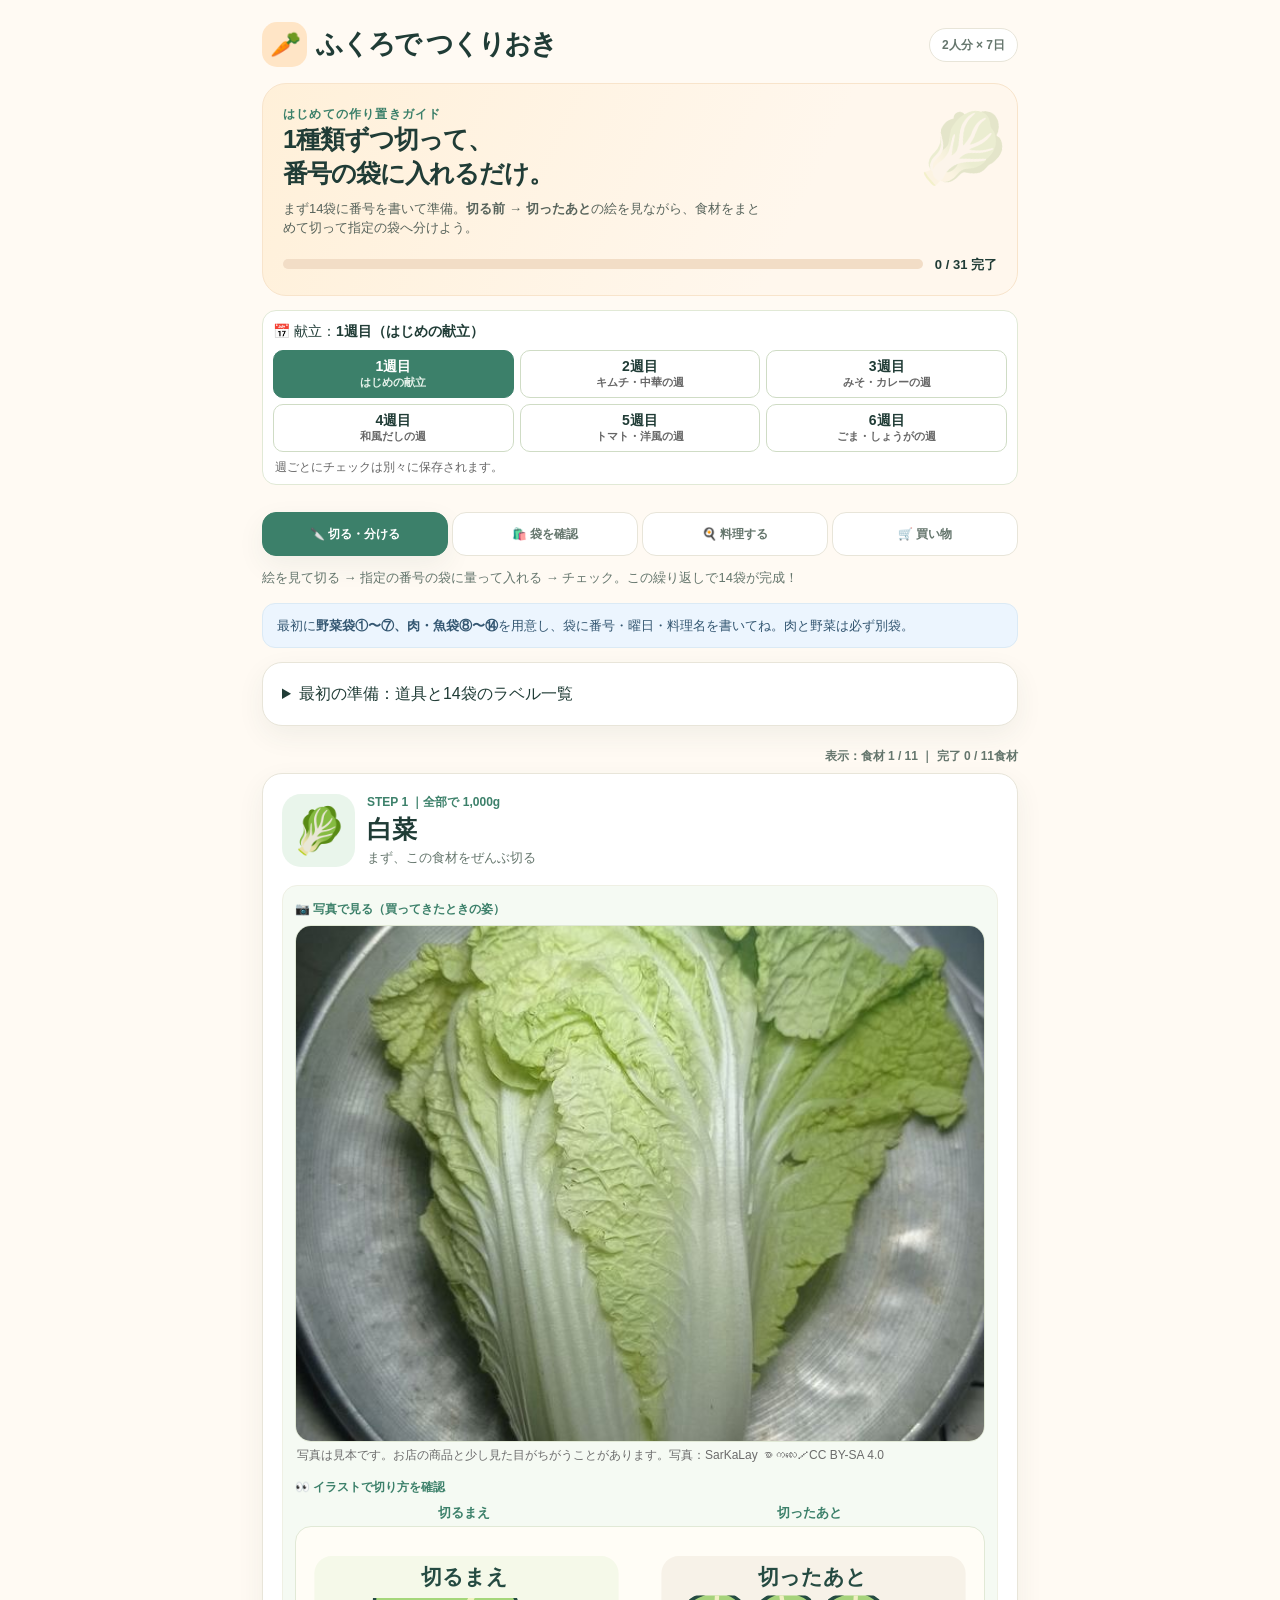
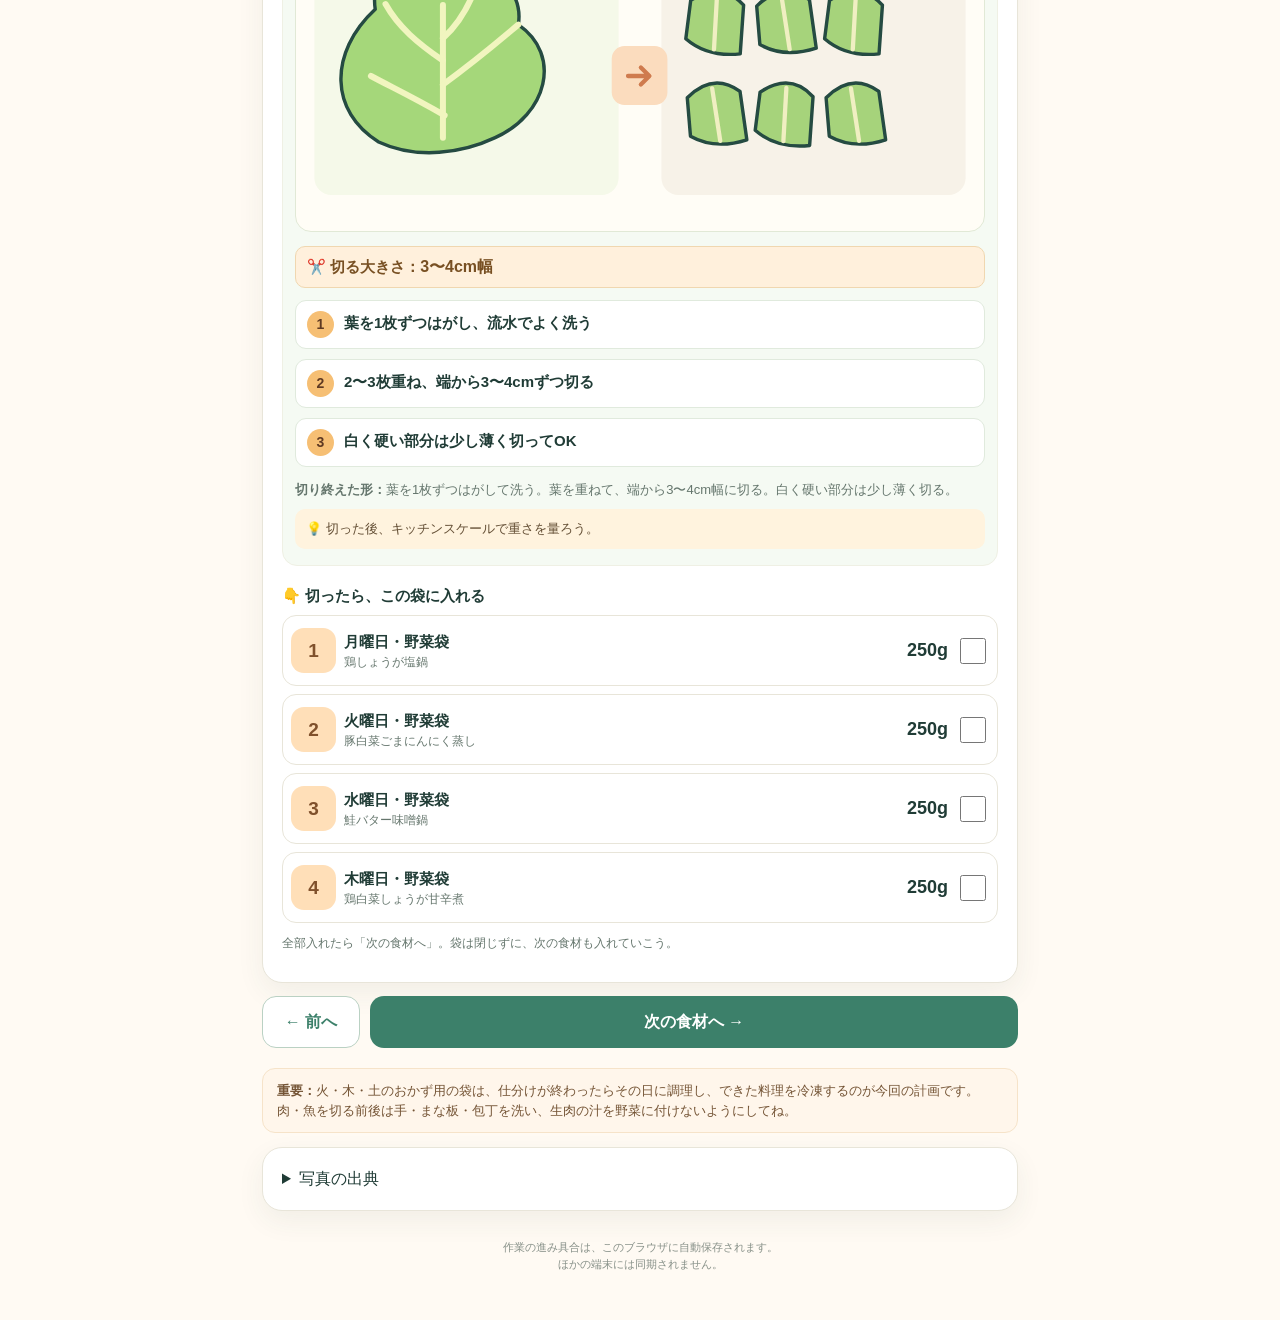
<file: fukuro/index.html>
<!DOCTYPE html>
<html lang="ja">
<head>
<meta charset="utf-8">
<meta name="viewport" content="width=device-width,initial-scale=1,viewport-fit=cover">
<meta name="theme-color" content="#f7eee0">
<meta name="apple-mobile-web-app-capable" content="yes">
<meta name="apple-mobile-web-app-status-bar-style" content="default">
<link rel="apple-touch-icon" href="app-icon.png">
<link rel="manifest" href="manifest.webmanifest">
<meta name="description" content="1週間分の料理を、食材ごとに切って番号付きの袋に分ける作り置きサポートアプリ">
<title>ふくろで つくりおき｜イラスト付き切り方ガイド</title>
<style>
:root{--bg:#fffaf3;--paper:#fff;--ink:#203c36;--sub:#65766d;--orange:#f28a55;--orange-light:#fff0df;--green:#3c806a;--green-light:#e9f5eb;--line:#e8e5d9;--blue:#ecf5fe;--shadow:0 10px 28px rgba(42,76,65,.065)}
*{box-sizing:border-box}body{margin:0;background:var(--bg);color:var(--ink);font-family:-apple-system,BlinkMacSystemFont,"Hiragino Kaku Gothic ProN","Yu Gothic",Meiryo,sans-serif;line-height:1.5;-webkit-font-smoothing:antialiased}button{font:inherit;cursor:pointer}button:focus-visible,input:focus-visible{outline:3px solid #eda54b;outline-offset:2px}.app{max-width:790px;margin:0 auto;padding:22px 17px 110px}.eyebrow{font-size:12px;font-weight:800;letter-spacing:.1em;color:var(--green)}.head{display:flex;align-items:center;justify-content:space-between;gap:10px}.logo{display:flex;align-items:center;gap:9px;font-size:27px;font-weight:900;letter-spacing:-.07em}.logoIcon{width:45px;height:45px;display:grid;place-items:center;border-radius:15px;background:#ffe5c6;font-size:25px}.smalltop{font-weight:700;font-size:12px;background:white;border:1px solid var(--line);border-radius:25px;padding:7px 12px;color:var(--sub)}.hero{margin-top:16px;background:linear-gradient(115deg,#fff0d9,#fff7ed 70%);border:1px solid #f8e4cb;border-radius:24px;padding:21px 20px;position:relative;overflow:hidden}.hero:after{content:'🥬';position:absolute;right:5px;top:8px;font-size:76px;opacity:.16;transform:rotate(12deg)}h1{margin:0 0 8px;font-weight:900;font-size:25px;line-height:1.35;letter-spacing:-.04em}h2{margin:0;font-size:20px;letter-spacing:-.035em}h3{margin:0;font-size:16px}.hero p{font-size:13px;color:#57635b;max-width:480px;margin:0}.summary{margin-top:17px;display:flex;align-items:center;gap:12px}.progressTrack{height:10px;background:#f2ddc6;border-radius:99px;overflow:hidden;flex:1}.progressFill{height:100%;width:0;background:var(--green);border-radius:99px;transition:width .25s}.progressNum{font-weight:900;font-size:13px;white-space:nowrap}.tabs{display:grid;grid-template-columns:repeat(4,1fr);gap:8px;margin-top:19px;position:sticky;top:0;background:var(--bg);padding:8px 0 12px;z-index:20}.tab{padding:12px 4px;border-radius:14px;border:1px solid var(--line);background:white;color:var(--sub);font-weight:800;font-size:13px;white-space:nowrap}.tab.active{background:var(--green);border-color:var(--green);color:white;box-shadow:var(--shadow)}.section{display:none}.section.active{display:block;animation:fade .16s ease-out}@keyframes fade{from{opacity:.3;transform:translateY(4px)}to{opacity:1;transform:translateY(0)}}.intro{color:var(--sub);font-size:13px;margin:0 0 15px}.card{background:var(--paper);border:1px solid var(--line);border-radius:20px;padding:19px;margin-bottom:13px;box-shadow:var(--shadow)}.note{padding:12px 14px;border-radius:13px;background:var(--blue);font-size:13px;color:#335671;border:1px solid #dbeaf5;margin-bottom:14px}.warn{background:#fff6eb;border-color:#f6e3c9;color:#745435}.stepHead{display:flex;gap:12px;align-items:center}.bigEmoji{height:73px;width:73px;display:grid;place-items:center;border-radius:19px;background:var(--green-light);font-size:45px;flex-shrink:0}.kicker{color:var(--green);font-size:12px;font-weight:800}.stepName{font-size:25px;font-weight:900;line-height:1.25;margin:3px 0}.stepQty{font-size:13px;color:var(--sub)}.cutbox{background:#f8f8f0;padding:16px;margin-top:17px;border-radius:15px;border:1px solid #eff0e4}.weekBox{margin:14px 0 6px;background:#fff;border:1px solid #e1e9d6;border-radius:14px;padding:10px 10px 6px}.weekTitle{font-size:14px}.weekBar{display:grid;grid-template-columns:repeat(3,1fr);gap:6px;margin-top:8px}.weekBar button{min-height:48px;border:1px solid #cfdcc5;border-radius:10px;background:#fff;font-size:14px;font-weight:800;color:var(--ink);padding:4px 2px;line-height:1.25}.weekBar button small{display:block;font-weight:600;font-size:11px;color:#666}.weekBar button.current{background:var(--green);color:#fff;border-color:var(--green)}.weekBar button.current small{color:#e8f3ec}.weekHelp{font-size:12px;color:#666;margin:6px 2px 2px}
.cutlabel{font-size:12px;font-weight:900;color:var(--green);margin-bottom:7px}.cuttext{font-weight:750;font-size:17px}.cutmini{font-size:12px;color:var(--sub);margin-top:7px}.assignmentTitle{font-weight:900;margin:19px 0 7px;font-size:15px}.assign{display:flex;align-items:center;gap:12px;padding:12px 11px;border-radius:14px;border:1px solid var(--line);margin:8px 0;cursor:pointer;background:white;min-height:65px}.assign.done{background:#eef8ee;border-color:#bfdfc4}.num{width:45px;height:45px;border-radius:13px;display:grid;place-items:center;font-weight:900;font-size:19px;background:#ffdfb8;color:#80512c;flex-shrink:0}.aInfo{flex:1;min-width:0}.aInfo strong{display:block;font-size:15px}.aInfo small{color:var(--sub);font-size:12px;display:block}.grams{font-weight:900;font-size:20px;white-space:nowrap}.tick{width:24px;height:24px;accent-color:var(--green);flex-shrink:0}.stepNav{display:flex;gap:10px;margin:12px 0 20px}.btn{border:0;background:var(--green);color:white;font-weight:900;border-radius:14px;padding:13px 16px;min-height:49px;flex:1}.btn:disabled{background:#d1d9d3;color:#6b756c}.btn.secondary{background:white;color:var(--green);border:1px solid #bad1c3;flex:0 0 98px}.meter{text-align:right;font-size:12px;color:var(--sub);font-weight:800;padding:8px 0}.bagGrid{display:grid;grid-template-columns:repeat(2,minmax(0,1fr));gap:10px}.bagCard{border:1px solid var(--line);border-radius:16px;padding:13px;background:#fff}.bagCard.complete{background:#f1f9f2;border-color:#b9dbbd}.bagTop{display:flex;align-items:center;gap:8px}.bagNumber{font-size:21px;display:grid;place-items:center;width:39px;height:39px;background:#ffe4c2;border-radius:11px;font-weight:900}.bagTitle{font-weight:900;font-size:14px}.bagType{font-size:11px;color:var(--sub)}.bagContents{font-size:12px;padding:0;margin:11px 0 0;list-style:none}.bagContents li{display:flex;justify-content:space-between;gap:4px;padding:4px 0;border-top:1px dashed #ebeadf}.bagContents .ok{color:var(--green);font-weight:900}.bagContents .todo{color:#b2b6b0}.bagWeight{font-size:12px;font-weight:800;margin-top:8px;background:#f7f2e9;border-radius:7px;padding:5px}.dayCard{padding:0;overflow:hidden}.dayHeader{padding:15px 17px;background:#fbf4e7;display:flex;align-items:center;justify-content:space-between;gap:12px;cursor:pointer}.dayHeader h3{font-size:17px}.dayChip{font-size:11px;color:#67583b;background:#fff;border-radius:10px;padding:5px 8px;white-space:nowrap}.dayBody{padding:16px 17px}.recipeIngs{font-size:13px;color:var(--sub);margin-bottom:11px}.recipeDetail{font-size:13px;background:#f8f9f3;border-radius:13px;padding:12px 14px;margin:12px 0}.recipeDetail strong{color:var(--green)}ol.steps{margin:10px 0;padding:0 0 0 23px}ol.steps li{margin:7px 0;padding-left:2px;font-size:14px}.checkedItem{display:flex;align-items:center;gap:12px;padding:11px 0;border-bottom:1px solid var(--line);font-size:14px}.checkedItem input{width:20px;height:20px;accent-color:var(--green)}.checkedItem .q{font-size:12px;color:var(--sub);margin-left:auto;text-align:right}.subhead{font-weight:900;font-size:14px;margin:15px 0 2px}.footer{margin:28px 0 8px;text-align:center;color:#879088;font-size:11px}.reset{border:1px solid #e6b8aa;border-radius:10px;color:#ad5b47;background:#fff;padding:10px 15px;font-weight:750;font-size:12px}.navHelp{font-size:12px;color:var(--sub);margin:11px 0}.separator{height:1px;background:var(--line);margin:15px 0}.pill{display:inline-block;border-radius:15px;background:#f2ebd7;color:#7b6539;padding:4px 10px;font-size:12px;font-weight:800}.largeCallout{font-weight:900;font-size:17px;line-height:1.45}.daySelector{display:flex;gap:6px;overflow:auto;padding:0 0 9px}.daySelector button{flex:1;min-width:42px;background:white;border:1px solid var(--line);border-radius:12px;padding:9px 6px;font-weight:900;color:var(--sub)}.daySelector button.current{background:#ffdfb9;border-color:#eda55b;color:#74421a}
@media(max-width:430px){.app{padding:15px 12px 90px}.logo{font-size:23px}.hero{padding:18px 15px}h1{font-size:22px}.tabs{gap:5px}.tab{font-size:12px;padding:11px 2px}.card{padding:15px}.bagGrid{gap:7px}.bagCard{padding:10px}.bagContents{font-size:11px}.bagTitle{font-size:13px}.num{width:39px;height:39px}.grams{font-size:18px}}

/* Illustrated step-by-step cutting guide */
.cutSize{margin:0 0 12px;background:#fff0dc;border:1px solid #f0d7b0;color:#785023;border-radius:10px;padding:8px 11px;font-size:15px;font-weight:750}.cutSize strong{font-size:16px}
.illustrationKeys{display:flex;justify-content:space-around;margin:7px 0 3px;font-size:13px;font-weight:900;color:var(--green)}
.photoBox{margin:0 0 14px}.foodPhoto{display:block;width:100%;height:auto;aspect-ratio:4 / 3;object-fit:cover;border-radius:16px;border:1px solid #e1e9d6;background:#f3f1ea}.photoNote{font-size:12px;color:#6b6b6b;margin:5px 2px 0;line-height:1.4}.credits{font-size:12px;line-height:1.5;color:#555;word-break:break-word}.credits li{margin:4px 0}.credits a{color:inherit}
.foodArt{display:block;width:100%;height:auto;border-radius:16px;background:#fffdf6;margin:0 auto 14px;border:1px solid #e1e9d6;aspect-ratio:800 / 355}
.cutbox{padding:14px 12px 16px;background:#f5faf3}
.cutSteps{display:grid;gap:10px;margin:10px 0 12px}
.cutStep{display:flex;align-items:flex-start;gap:10px;font-weight:750;font-size:15px;line-height:1.6;padding:10px 11px;border-radius:11px;background:white;border:1px solid #e0eadd}
.snum{flex:0 0 27px;height:27px;display:grid;place-items:center;border-radius:50%;background:#f6bf74;color:#5e3922;font-size:14px;font-weight:900}
.cutmini{font-size:13px;line-height:1.7;margin-top:8px}.cutmini.tip{background:#fff3de;padding:9px 11px;border-radius:10px;color:#624d33}
@media(max-width:430px){.cutbox{padding:10px}.cutStep{font-size:14px;padding:9px 8px}.foodArt{margin-bottom:12px}}
/* Touch targets and narrow iPhone screens */
button,input,label{touch-action:manipulation}button,.checkedItem{min-height:44px}.tick,.checkedItem input{width:26px;height:26px}.checkedItem input{flex-shrink:0}.logo{font-size:clamp(18px,5vw,27px)}.logoIcon{flex-shrink:0}.smalltop{flex-shrink:0}.tabs{gap:4px}.tab{white-space:normal;font-size:12px}.app{padding-bottom:calc(40px + env(safe-area-inset-bottom))}.assign{gap:8px;padding:12px 8px}.grams{font-size:18px}.aInfo small{overflow-wrap:anywhere}.labelList{padding-left:24px;font-size:14px}.storageNotice{margin:12px 0}.bagContents .todo{color:#656e63}
@media(max-width:390px){.app{padding-left:12px;padding-right:12px}.card{padding:14px}.bagGrid{grid-template-columns:1fr}.num{width:38px;height:42px}.aInfo strong{font-size:14px}}
</style>
</head>
<body>
<div class="app">
<header class="head"><div class="logo"><span class="logoIcon">🥕</span> ふくろで つくりおき</div><div class="smalltop">2人分 × 7日</div></header>
<section class="hero"><div class="eyebrow">はじめての作り置きガイド</div><h1>1種類ずつ切って、<br>番号の袋に入れるだけ。</h1><p>まず14袋に番号を書いて準備。<strong>切る前 → 切ったあと</strong>の絵を見ながら、食材をまとめて切って指定の袋へ分けよう。</p><div class="summary"><div class="progressTrack"><div class="progressFill" id="progressFill"></div></div><span class="progressNum" id="progressNum">0 / 31 完了</span></div></section>
<div id="previewHelp" style="background:#fff4dd;border:1px solid #e3c99d;border-radius:14px;padding:14px;margin-top:14px;font-size:14px"><strong>ボタンが反応しない場合</strong><p style="margin:5px 0 0">ChatGPTのHTMLプレビューやiPhoneのファイルプレビューでは、操作機能が無効になる場合があります。ブラウザでWebサイトとして開くか、Codexでプレビューしてください。この案内は動作する環境では自動で消えます。</p></div><div class="weekBox"><div class="weekTitle">📅 献立：<strong id="weekNow"></strong></div><div class="weekBar" id="weekBar" aria-label="献立の週をえらぶ"></div><p class="weekHelp">週ごとにチェックは別々に保存されます。</p></div><nav class="tabs" aria-label="メニュー">
<button class="tab active" data-tab="prep">🔪 切る・分ける</button><button class="tab" data-tab="bags">🛍️ 袋を確認</button><button class="tab" data-tab="cook">🍳 料理する</button><button class="tab" data-tab="shop">🛒 買い物</button>
</nav>
<main>
<p id="storageNotice" class="note warn storageNotice" role="status" hidden></p>
<section class="section active" id="prep">
<p class="intro">絵を見て切る → 指定の番号の袋に量って入れる → チェック。この繰り返しで14袋が完成！</p>
<div class="note">最初に<strong>野菜袋①〜⑦、肉・魚袋⑧〜⑭</strong>を用意し、袋に番号・曜日・料理名を書いてね。肉と野菜は必ず別袋。</div>
<details class="card"><summary>最初の準備：道具と14袋のラベル一覧</summary><p>包丁・まな板・キッチンスケール・油性ペン・袋L7枚／M7枚・鍋・フライパン・冷凍対応容器3個を用意します。</p><p>以下の番号・曜日・料理名を書きます。袋の口はまだ閉じません。</p><ol id="labelList" class="labelList"></ol></details>
<div class="meter" id="stepCounter"></div>
<div class="card" id="prepCard"></div>
<div class="stepNav"><button class="btn secondary" id="prevStep">← 前へ</button><button class="btn" id="nextStep">次の食材へ →</button></div>
<div class="note warn"><strong>重要：</strong>火・木・土のおかず用の袋は、仕分けが終わったらその日に調理し、できた料理を冷凍するのが今回の計画です。肉・魚を切る前後は手・まな板・包丁を洗い、生肉の汁を野菜に付けないようにしてね。</div>
</section>
<section class="section" id="bags">
<p class="intro">袋の番号で、入れるものをすぐ確認できるよ。緑色は仕分けが終わった袋。</p>
<div class="bagGrid" id="bagGrid"></div>
<div class="card" style="margin-top:15px"><h3>🧊 仕分け後はどうする？</h3><p class="navHelp"><strong>月・水・金・日：</strong>野菜袋と肉・魚袋をそれぞれ閉じ、すぐに冷凍する。</p><p class="navHelp"><strong>火・木・土：</strong>袋の材料をすぐに調理。完成した料理を浅い保存容器に分け、速やかに冷まして冷凍する。生の肉を野菜の袋と一緒にしない。</p></div>
</section>
<section class="section" id="cook">
<p class="intro">使う袋は番号で分かるよ。鍋の日は凍ったまま、その他3日は仕込みの日に調理して冷凍。</p>
<div class="daySelector" id="daySelector"></div><div id="recipeArea"></div>
<div class="note warn">妊娠中も安心して食べられるよう、肉・魚の中心温度<strong>75℃で1分以上</strong>を目安に十分加熱してね。記載時間は目安で、冷凍状態・火力・厚さで変わります。完成済みのおかずも中心まで十分に温め直そう。</div>
</section>
<section class="section" id="shop">
<p class="intro">今回の献立を作るための材料。グラム数は食べる部分（下処理後）の重量だよ。</p><div id="shoppingItems"></div>
<div class="note warn">白菜1/2玉やキャベツ1/2玉の重さは個体差があるため、必要な使用量を確認して購入してね。鍋の日は4回（各2人前）。鍋の素の量・水の量は商品の表示を優先。</div>
<div class="card"><h3>🧼 調理を始める前に</h3><p class="navHelp">手洗い → 野菜を洗う → 野菜を先に切る → 生肉・魚を最後に切る。食材と完成料理を常温に長く放置しないこと。</p><div class="separator"></div><button class="reset" id="resetBtn">チェックを全部やり直す</button></div>
</section>
<details class="card" id="photoCredits"><summary>写真の出典</summary><ul class="credits" id="creditList"></ul></details></main><footer class="footer">作業の進み具合は、このブラウザに自動保存されます。<br>ほかの端末には同期されません。</footer>
</div>
<script>
'use strict';
// Units are grams for edible ingredients. Bag numbers 1–7 are vegetables, 8–14 are proteins.
const week1Bags=[
 {id:1,day:'月',meal:'鶏しょうが塩鍋',type:'野菜'},
 {id:2,day:'火',meal:'豚白菜ごまにんにく蒸し',type:'野菜'},
 {id:3,day:'水',meal:'鮭バター味噌鍋',type:'野菜'},
 {id:4,day:'木',meal:'鶏白菜しょうが甘辛煮',type:'野菜'},
 {id:5,day:'金',meal:'豚の寄せ鍋',type:'野菜'},
 {id:6,day:'土',meal:'牛きのこすき焼き風煮',type:'野菜'},
 {id:7,day:'日',meal:'鶏豆乳ごま鍋',type:'野菜'},
 {id:8,day:'月',meal:'鶏しょうが塩鍋',type:'肉'},
 {id:9,day:'火',meal:'豚白菜ごまにんにく蒸し',type:'肉'},
 {id:10,day:'水',meal:'鮭バター味噌鍋',type:'魚'},
 {id:11,day:'木',meal:'鶏白菜しょうが甘辛煮',type:'肉'},
 {id:12,day:'金',meal:'豚の寄せ鍋',type:'肉'},
 {id:13,day:'土',meal:'牛きのこすき焼き風煮',type:'肉'},
 {id:14,day:'日',meal:'鶏豆乳ごま鍋',type:'肉'}
];
const cutSizes={"hakusai":"3〜4cm幅","shimeji":"硬い根元を切ってほぐす","cabbage":"3〜4cm角","komatsuna":"4cm幅","carrot":"厚さ5mmの半月切り","negi":"斜めに1cm幅","enoki":"長さを半分に","chicken":"3〜4cmの一口大","pork":"大きいものだけ約5cm","salmon":"1切れを2〜3つに","beef":"長いものだけ5〜6cm"};
const illustratedSteps={"hakusai":["葉を1枚ずつはがし、流水でよく洗う","2〜3枚重ね、端から3〜4cmずつ切る","白く硬い部分は少し薄く切ってOK"],"shimeji":["袋からしめじを出す（通常は洗わなくてOK）","下の硬い石づきを包丁で切る","残ったしめじを手で1本ずつほぐす"],"cabbage":["葉をはがして流水で洗う","真ん中の硬い芯を切り取る","3〜4cm角になるようにざく切り"],"komatsuna":["根元を少し切り、葉と茎をよく洗う","まな板で葉と茎をそろえる","端から4cmずつ切る"],"carrot":["両端を切り、ピーラーで皮をむく","縦に半分に切り、平らな面を下に置く","厚さ5mmずつ切ると半月形になる"],"negi":["根元を切り、洗う","長ねぎをまな板に横に置く","包丁を斜めにして1cm幅ずつ切る"],"enoki":["袋を開け、下の硬い石づきを切る","残った部分を真ん中で半分に切る","手で食べやすくほぐす"],"chicken":["野菜が全部終わってから肉を扱う。肉は洗わない","清潔なまな板で脂や硬い筋を取り除く","3〜4cmの一口大に切る。手と道具を洗う"],"pork":["野菜の作業が終わってから扱う（肉は洗わない）","広げて、大きい部分を探す","大きい肉だけ約5cmに切る。小さい肉はそのまま"],"salmon":["野菜の作業が終わってから扱う（鮭は洗わない）","骨があるか確かめ、骨があれば抜く","1切れを2〜3つに切って1回分に分ける"],"beef":["野菜が全部終わってから扱う（肉は洗わない）","肉を重ならないように広げる","長い肉だけ5〜6cmに切る"]};
const esc=t=>String(t).replace(/[&<>"']/g,c=>({"&":"&amp;","<":"&lt;",">":"&gt;",'"':"&quot;","'":"&#39;"})[c]);
const photoCredits={"hakusai": {"title": "Napa Cabbage.jpg", "author": "SarKaLay စာကလေး", "license": "CC BY-SA 4.0", "licenseUrl": "https://creativecommons.org/licenses/by-sa/4.0", "page": "https://commons.wikimedia.org/wiki/File:Napa_Cabbage.jpg"}, "shimeji": {"title": "Hon-shimeji mushrooms - Cambridge, MA.jpg", "author": "Daderot", "license": "CC0", "licenseUrl": "http://creativecommons.org/publicdomain/zero/1.0/deed.en", "page": "https://commons.wikimedia.org/wiki/File:Hon-shimeji_mushrooms_-_Cambridge,_MA.jpg"}, "cabbage": {"title": "Light green Cabbage.jpg", "author": "Logictheo", "license": "CC BY-SA 3.0", "licenseUrl": "https://creativecommons.org/licenses/by-sa/3.0", "page": "https://commons.wikimedia.org/wiki/File:Light_green_Cabbage.jpg"}, "komatsuna": {"title": "Komatsuna.jpg", "author": "日陰猫Joga at Japanese Wikipedia", "license": "CC BY-SA 3.0", "licenseUrl": "http://creativecommons.org/licenses/by-sa/3.0/", "page": "https://commons.wikimedia.org/wiki/File:Komatsuna.jpg"}, "carrot": {"title": "Vegetable-Carrot-Bundle-wStalks.jpg", "author": "Evan-Amos", "license": "Public domain", "licenseUrl": "", "page": "https://commons.wikimedia.org/wiki/File:Vegetable-Carrot-Bundle-wStalks.jpg"}, "negi": {"title": "HK SYP Best of Best Vegetable Peking Welsh onion Allium Aug-2012.JPG", "author": "Genmewcaugsa", "license": "CC BY-SA 3.0", "licenseUrl": "https://creativecommons.org/licenses/by-sa/3.0", "page": "https://commons.wikimedia.org/wiki/File:HK_SYP_Best_of_Best_Vegetable_Peking_Welsh_onion_Allium_Aug-2012.JPG"}, "enoki": {"title": "魚沼えのき (32623052683).jpg", "author": "L1NDUS", "license": "CC BY 2.0", "licenseUrl": "https://creativecommons.org/licenses/by/2.0", "page": "https://commons.wikimedia.org/wiki/File:%E9%AD%9A%E6%B2%BC%E3%81%88%E3%81%AE%E3%81%8D_(32623052683).jpg"}, "chicken": {"title": "Raw chicken thighs.jpg", "author": "gran", "license": "CC BY 3.0", "licenseUrl": "https://creativecommons.org/licenses/by/3.0", "page": "https://commons.wikimedia.org/wiki/File:Raw_chicken_thighs.jpg"}, "pork": {"title": "Shabu shabu.jpg", "author": "ProjectManhattan", "license": "CC BY-SA 3.0", "licenseUrl": "https://creativecommons.org/licenses/by-sa/3.0", "page": "https://commons.wikimedia.org/wiki/File:Shabu_shabu.jpg"}, "salmon": {"title": "Salmon2.jpg", "author": "Tiia Monto", "license": "CC BY-SA 3.0", "licenseUrl": "https://creativecommons.org/licenses/by-sa/3.0", "page": "https://commons.wikimedia.org/wiki/File:Salmon2.jpg"}, "beef": {"title": "A portion of Korean Shabu-Shabu.jpg", "author": "Teacher83", "license": "CC BY-SA 3.0", "licenseUrl": "https://creativecommons.org/licenses/by-sa/3.0", "page": "https://commons.wikimedia.org/wiki/File:A_portion_of_Korean_Shabu-Shabu.jpg"}};
const illustrationData={"chicken":"[data-uri]","hakusai":"[data-uri]","salmon":"[data-uri]","enoki":"[data-uri]","pork":"[data-uri]","negi":"[data-uri]","cabbage":"[data-uri]","shimeji":"[data-uri]","carrot":"[data-uri]","beef":"[data-uri]","komatsuna":"[data-uri]"};
const baseIngredients=[
 {id:'hakusai',name:'白菜',icon:'🥬',cut:'葉を1枚ずつはがして洗う。葉を重ねて、端から3〜4cm幅に切る。白く硬い部分は少し薄く切る。',tip:'切った後、キッチンスケールで重さを量ろう。',assign:[[1,250],[2,250],[3,250],[4,250]]},
 {id:'shimeji',name:'しめじ',icon:'🍄',cut:'袋から出し、根元の硬く固まった部分（石づき）を切り落とす。あとは手でほぐす。',tip:'石づきの部分は重量に含めない。',assign:[[1,80],[4,80],[6,80],[7,60]]},
 {id:'cabbage',name:'キャベツ',icon:'🥬',cut:'葉をはがして洗う。硬い芯を取り、食べやすい3〜4cm角にざく切りする。',tip:'水気をよく切ってから袋に入れよう。',assign:[[5,250],[7,250]]},
 {id:'komatsuna',name:'小松菜',icon:'🌿',cut:'根元を少し切り落とす。根元の隙間までよく洗い、葉と茎をまとめて4cm幅に切る。',tip:'洗った水気を軽く切る。',assign:[[2,100],[7,100]]},
 {id:'carrot',name:'にんじん',icon:'🥕',cut:'洗って両端を切る。皮をむいて縦半分に切り、切り口を下にして厚さ5mmずつ切る（半月切り）。',tip:'厚すぎると煮えるまで時間がかかる。',assign:[[2,50],[3,80],[4,80],[5,40],[7,50]]},
 {id:'negi',name:'長ねぎ',icon:'🧅',cut:'根と傷んだ葉を切り落とし、よく洗う。包丁を少し斜めにして、約1cm幅に切る。',tip:'青い部分も柔らかく食べられるところは使える。',assign:[[1,80],[5,80],[6,90]]},
 {id:'enoki',name:'えのき',icon:'🍄',cut:'袋から出して根元の硬い部分を切り落とす。残りを長さ半分に切り、手でほぐす。',tip:'硬い根元は袋に入れない。',assign:[[3,100],[5,100],[6,70],[7,30]]},
 {id:'chicken',name:'鶏もも肉',icon:'🍗',cut:'生肉は洗わず、清潔な肉用まな板で3〜4cmの一口大に切る。厚いところはもう少し小さくする。',tip:'野菜を切り終えたあと、最後に切る。',assign:[[8,250],[11,300],[14,250]]},
 {id:'pork',name:'豚こま肉',icon:'🥩',cut:'大きい肉だけ5cm程度に切る。小さい肉は切らずにそのままでOK。',tip:'1回分ずつ、薄く広げて袋へ。',assign:[[9,300],[12,250]]},
 {id:'salmon',name:'生鮭（無塩）',icon:'🐟',cut:'生の鮭は洗わない。骨があれば清潔な骨抜きで取り、1切れを2〜3つに切る。',tip:'切り身の重さは2切れで合計250gを目安に。',assign:[[10,250]]},
 {id:'beef',name:'牛赤身薄切り肉',icon:'🥩',cut:'長い肉だけ5〜6cmに切る。薄い肉は重ならないようにして袋へ。',tip:'生肉を扱った道具や手をよく洗おう。',assign:[[13,300]]}
];
const week1Recipes=[
 {day:'月',name:'鶏しょうが塩鍋',bag:[1,8],kind:'鍋の日：生の食材を冷凍',extras:'プチッと鍋「ちゃんこ鍋」2個、水300ml、おろししょうが小さじ1',steps:['鍋に水・鍋の素・しょうがを入れて中火にかけ、沸騰させる。','袋①の冷凍野菜を袋から出して入れ、再沸騰させる。','袋⑧の鶏肉を1切れずつ入れる。凍って固まった肉は冷蔵庫で解凍してから使うと安全で確実。','弱めの中火で加熱し、一番厚い鶏肉の中心まで十分に火を通す。']},
 {day:'火',name:'豚肉と白菜のごまにんにく蒸し',bag:[2,9],kind:'仕込み日に調理 → 完成品を冷凍',extras:'水100ml（ふたなしなら200ml）、しょうゆ大さじ1と1/2、みりん大さじ1、にんにく小さじ1/2、ごま油小さじ2',steps:['深めのフライパンに袋②の野菜を入れ、その上に袋⑨の豚肉を広げてのせる。','水・しょうゆ・みりん・にんにくを入れ、ふたをして中火で加熱する。ふたがなければ水を200mlにし、時々混ぜる。','8〜12分を目安に様子を見て、豚肉の中心まで十分に火を通す。水がなくなりそうなら少し足す。','火を止めてごま油を混ぜる。浅い容器に小分けして速やかに冷まし、冷凍する。食べる日に十分温め直す。']},
 {day:'水',name:'鮭のバター味噌鍋',bag:[3,10],kind:'鍋の日：生の食材を冷凍',extras:'プチッと鍋「濃厚みそ鍋」2個、水300ml、バター5〜10g',steps:['鍋に水と鍋の素を入れ、沸騰させる。','袋③の野菜を凍ったまま入れ、再沸騰させる。','袋⑩の鮭を入れ、中心までしっかり火を通す。凍った塊なら先に冷蔵庫で解凍する。','火を弱めてバターを溶かし、骨がないか確認して盛り付ける。']},
 {day:'木',name:'鶏肉と白菜のしょうが甘辛煮',bag:[4,11],kind:'仕込み日に調理 → 完成品を冷凍',extras:'水150ml、しょうゆ大さじ1と1/2、みりん大さじ1と1/2、砂糖小さじ1、しょうが小さじ1、和風だし小さじ1/2',steps:['鍋に水・調味料と袋④の野菜を入れ、中火で温める。','沸騰したら袋⑪の鶏肉を1切れずつ入れる。','弱めの中火で12〜15分を目安に煮る。鶏肉の中心まで火を通し、にんじんが柔らかいことを確かめる。','浅い容器に小分けして速やかに冷まし、冷凍する。食べる日に十分温め直す。']},
 {day:'金',name:'豚肉の寄せ鍋',bag:[5,12],kind:'鍋の日：生の食材を冷凍',extras:'プチッと鍋「寄せ鍋」2個、水300ml、ポン酢（食べるときお好みで）',steps:['鍋に水と鍋の素を入れて沸騰させる。','袋⑤の野菜を凍ったまま入れ、再沸騰させる。','袋⑫の豚肉を広げながら入れる。固まっている場合は冷蔵庫で解凍してから。','豚肉の中心まで十分に加熱し、食べるときにポン酢を好みで少し加える。']},
 {day:'土',name:'牛肉ときのこのすき焼き風煮',bag:[6,13],kind:'仕込み日に調理 → 完成品を冷凍',extras:'水100ml、しょうゆ大さじ2、みりん大さじ2、砂糖大さじ1',steps:['鍋に水・しょうゆ・みりん・砂糖を入れて沸騰させる。','袋⑥のきのこ・長ねぎを入れ、2〜3分煮る。','袋⑬の牛肉を1枚ずつ広げて入れ、5〜8分を目安に中心まで火を通す。','浅い容器で速やかに冷まして冷凍する。食べる日に十分温め直す。']},
 {day:'日',name:'鶏の濃厚豆乳ごま鍋',bag:[7,14],kind:'鍋の日：生の食材を冷凍',extras:'プチッと鍋「豆乳ごま鍋」2個、水300ml、すりごま大さじ1',steps:['鍋に水と鍋の素を入れ、沸騰させる。','袋⑦の野菜を凍ったまま入れ、再沸騰させる。','袋⑭の鶏肉を1切れずつ入れて、中心まで十分に火を通す。','すりごまを加え、軽く混ぜる。']}
];
const week1Shopping=[
 {title:'野菜・きのこ',items:[['白菜','1/2玉（使用1,000g）'],['キャベツ','1/2玉（使用500g）'],['小松菜','1束（使用200g）'],['にんじん','2〜3本（使用300g）'],['長ねぎ','3本（使用250g）'],['しめじ','3袋（使用300g）'],['えのき','3袋（使用300g）']]},
 {title:'肉・魚',items:[['鶏もも肉','800g'],['豚こま肉','550g'],['牛赤身薄切り肉','300g'],['生鮭（無塩）','250g']]},
 {title:'鍋の素',items:[['プチッと鍋 ちゃんこ鍋','1袋'],['プチッと鍋 濃厚みそ鍋','1袋'],['プチッと鍋 寄せ鍋','1袋'],['プチッと鍋 豆乳ごま鍋','1袋']]},
 {title:'味付け・保存用品',items:[['しょうゆ','合計75ml使用'],['みりん','合計約68ml使用'],['砂糖','小さじ1＋大さじ1使用'],['チューブにんにく','小さじ1/2使用'],['チューブしょうが','小さじ2使用'],['ごま油','小さじ2使用'],['バター','5〜10g使用'],['ポン酢','お好みで'],['すりごま','大さじ1使用'],['和風だし','小さじ1/2使用'],['冷凍用保存袋','野菜L7枚＋肉魚M7枚（火木土は仕分け用）'],['冷凍対応の保存容器','3個以上']]}];
const extraWeeks=[{"label": "2週目", "theme": "キムチ・中華の週", "bags": [{"id": 1, "day": "月", "meal": "豚キムチ鍋", "type": "野菜"}, {"id": 2, "day": "火", "meal": "鶏キャベツみそ炒め", "type": "野菜"}, {"id": 3, "day": "水", "meal": "鮭塩ちゃんこ鍋", "type": "野菜"}, {"id": 4, "day": "木", "meal": "豚小松菜うま煮", "type": "野菜"}, {"id": 5, "day": "金", "meal": "鶏水炊き風鍋", "type": "野菜"}, {"id": 6, "day": "土", "meal": "牛きのこオイスター炒め", "type": "野菜"}, {"id": 7, "day": "日", "meal": "豚ごまみそ鍋", "type": "野菜"}, {"id": 8, "day": "月", "meal": "豚キムチ鍋", "type": "肉"}, {"id": 9, "day": "火", "meal": "鶏キャベツみそ炒め", "type": "肉"}, {"id": 10, "day": "水", "meal": "鮭塩ちゃんこ鍋", "type": "魚"}, {"id": 11, "day": "木", "meal": "豚小松菜うま煮", "type": "肉"}, {"id": 12, "day": "金", "meal": "鶏水炊き風鍋", "type": "肉"}, {"id": 13, "day": "土", "meal": "牛きのこオイスター炒め", "type": "肉"}, {"id": 14, "day": "日", "meal": "豚ごまみそ鍋", "type": "肉"}], "assign": {"hakusai": [[1, 250], [3, 250], [5, 250]], "shimeji": [[3, 80], [4, 60], [6, 80], [7, 60]], "cabbage": [[2, 250], [4, 150], [7, 250]], "komatsuna": [[4, 100], [7, 100]], "carrot": [[2, 50], [3, 50], [4, 50], [6, 50]], "negi": [[1, 80], [2, 50], [5, 80], [6, 50]], "enoki": [[1, 100], [5, 100], [6, 100]], "chicken": [[9, 300], [12, 300]], "pork": [[8, 300], [11, 300], [14, 250]], "salmon": [[10, 250]], "beef": [[13, 300]]}, "recipes": [{"day": "月", "name": "豚キムチ鍋", "bag": [1, 8], "kind": "鍋の日：生の食材を冷凍", "extras": "キムチ鍋の素（商品の表示どおり2人前。水の量も表示を優先）", "steps": ["鍋に水と鍋の素を入れて中火にかけ、沸騰させる。", "袋①の野菜を凍ったまま袋から出して入れ、再沸騰させる。", "袋⑧の豚肉を広げながら入れる。固まっている場合は冷蔵庫で解凍してから。", "弱めの中火で加熱し、一番厚い豚肉の中心まで十分に火を通す。"]}, {"day": "火", "name": "鶏肉とキャベツのみそ炒め", "bag": [2, 9], "kind": "仕込み日に調理 → 完成品を冷凍", "extras": "サラダ油小さじ2、水大さじ3、みそ大さじ1と1/2、砂糖小さじ2、しょうゆ小さじ1、にんにく小さじ1/2", "steps": ["フライパンに油を入れて中火にし、袋⑨の鶏肉を広げて焼く。生の肉を触った菜箸は、あとで洗うか取りかえる。", "表面の色が変わったら袋②の野菜と水を入れ、ふたをして5〜7分蒸し焼きにする。", "合わせた調味料（みそ・砂糖・しょうゆ・にんにく）を加えて全体にからめ、鶏肉の中心まで十分に火を通す。", "浅い容器に小分けして速やかに冷まし、冷凍する。食べる日に中心まで十分温め直す。"]}, {"day": "水", "name": "鮭の塩ちゃんこ鍋", "bag": [3, 10], "kind": "鍋の日：生の食材を冷凍", "extras": "ちゃんこ鍋の素（塩）（商品の表示どおり2人前。水の量も表示を優先）、おろししょうが小さじ1", "steps": ["鍋に水と鍋の素・しょうがを入れて中火にかけ、沸騰させる。", "袋③の野菜を凍ったまま袋から出して入れ、再沸騰させる。", "袋⑩の鮭を入れる。凍った塊なら先に冷蔵庫で解凍する。", "弱めの中火で加熱し、一番厚い鮭の中心まで十分に火を通す。骨がないか確認して盛り付ける。"]}, {"day": "木", "name": "豚肉と小松菜の中華うま煮", "bag": [4, 11], "kind": "仕込み日に調理 → 完成品を冷凍", "extras": "水150ml、鶏がらスープの素小さじ1、しょうゆ大さじ1、オイスターソース小さじ2、片栗粉小さじ2（同量の水で溶く）、ごま油小さじ1", "steps": ["鍋に水・鶏がらスープの素・しょうゆ・オイスターソースと袋④の野菜を入れ、中火で温める。", "沸騰したら袋⑪の豚肉を広げながら入れる。", "弱めの中火で8分を目安に煮る。豚肉の中心まで火を通し、にんじんなどが柔らかいことを確かめる。", "水溶き片栗粉を回し入れ、もう一度しっかり煮立ててとろみをつけ、ごま油を混ぜる。浅い容器に小分けして速やかに冷まし、冷凍する。食べる日に中心まで十分温め直す。"]}, {"day": "金", "name": "鶏の水炊き風ポン酢鍋", "bag": [5, 12], "kind": "鍋の日：生の食材を冷凍", "extras": "水600ml、鶏がらスープの素小さじ2、ポン酢（食べるときにかける）", "steps": ["鍋に水600mlと鶏がらスープの素を入れて中火にかけ、沸騰させる。", "袋⑤の野菜を凍ったまま袋から出して入れ、再沸騰させる。", "袋⑫の鶏肉を1切れずつ入れる。凍って固まった肉は冷蔵庫で解凍してから使うと安全で確実。", "弱めの中火で加熱し、一番厚い鶏肉の中心まで十分に火を通す。食べるときにポン酢をかける。"]}, {"day": "土", "name": "牛肉ときのこのオイスター炒め", "bag": [6, 13], "kind": "仕込み日に調理 → 完成品を冷凍", "extras": "サラダ油小さじ1、水大さじ2、オイスターソース大さじ1と1/2、しょうゆ小さじ1、砂糖小さじ1", "steps": ["フライパンに油を入れて中火にし、袋⑬の牛肉を広げて焼く。生の肉を触った菜箸は、あとで洗うか取りかえる。", "表面の色が変わったら袋⑥の野菜と水を入れ、ふたをして5〜7分蒸し焼きにする。", "オイスターソース・しょうゆ・砂糖を加えて全体にからめ、牛肉の中心まで十分に火を通す。", "浅い容器に小分けして速やかに冷まし、冷凍する。食べる日に中心まで十分温め直す。"]}, {"day": "日", "name": "豚肉のごまみそ鍋", "bag": [7, 14], "kind": "鍋の日：生の食材を冷凍", "extras": "ごまみそ鍋の素（商品の表示どおり2人前。水の量も表示を優先）", "steps": ["鍋に水と鍋の素を入れて中火にかけ、沸騰させる。", "袋⑦の野菜を凍ったまま袋から出して入れ、再沸騰させる。", "袋⑭の豚肉を広げながら入れる。固まっている場合は冷蔵庫で解凍してから。", "弱めの中火で加熱し、一番厚い豚肉の中心まで十分に火を通す。"]}], "shopping": [{"title": "野菜・きのこ", "items": [["白菜", "1/2玉（使用750g）"], ["しめじ", "3袋（使用280g）"], ["キャベツ", "3/4玉（使用650g）"], ["小松菜", "1束（使用200g）"], ["にんじん", "2本（使用200g）"], ["長ねぎ", "3本（使用260g）"], ["えのき", "3袋（使用300g）"]]}, {"title": "肉・魚", "items": [["鶏もも肉", "600g"], ["豚こま肉", "850g"], ["生鮭（無塩）", "250g"], ["牛赤身薄切り肉", "300g"]]}, {"title": "鍋の素", "items": [["キムチ鍋の素", "2人前"], ["ちゃんこ鍋の素", "2人前"], ["ごまみそ鍋の素", "2人前"]]}, {"title": "味付け・保存用品", "items": [["しょうゆ", "レシピの量を確認"], ["みそ", "レシピの量を確認"], ["砂糖", "レシピの量を確認"], ["鶏がらスープの素", "レシピの量を確認"], ["オイスターソース", "レシピの量を確認"], ["片栗粉", "レシピの量を確認"], ["ごま油", "レシピの量を確認"], ["サラダ油", "レシピの量を確認"], ["チューブにんにく", "レシピの量を確認"], ["チューブしょうが", "レシピの量を確認"], ["ポン酢", "レシピの量を確認"], ["冷凍用保存袋", "野菜L7枚＋肉魚M7枚（火木土は仕分け用）"], ["冷凍対応の保存容器", "3個以上"]]}]}, {"label": "3週目", "theme": "みそ・カレーの週", "bags": [{"id": 1, "day": "月", "meal": "鶏カレー鍋", "type": "野菜"}, {"id": 2, "day": "火", "meal": "豚キャベツみそ蒸し", "type": "野菜"}, {"id": 3, "day": "水", "meal": "鮭石狩風みそ鍋", "type": "野菜"}, {"id": 4, "day": "木", "meal": "鶏野菜カレー煮", "type": "野菜"}, {"id": 5, "day": "金", "meal": "豚みそちゃんこ鍋", "type": "野菜"}, {"id": 6, "day": "土", "meal": "牛白菜みそ煮", "type": "野菜"}, {"id": 7, "day": "日", "meal": "鶏塩ちゃんこ鍋", "type": "野菜"}, {"id": 8, "day": "月", "meal": "鶏カレー鍋", "type": "肉"}, {"id": 9, "day": "火", "meal": "豚キャベツみそ蒸し", "type": "肉"}, {"id": 10, "day": "水", "meal": "鮭石狩風みそ鍋", "type": "魚"}, {"id": 11, "day": "木", "meal": "鶏野菜カレー煮", "type": "肉"}, {"id": 12, "day": "金", "meal": "豚みそちゃんこ鍋", "type": "肉"}, {"id": 13, "day": "土", "meal": "牛白菜みそ煮", "type": "肉"}, {"id": 14, "day": "日", "meal": "鶏塩ちゃんこ鍋", "type": "肉"}], "assign": {"hakusai": [[1, 250], [3, 250], [5, 250], [6, 250]], "shimeji": [[1, 80], [4, 80], [6, 80], [7, 60]], "cabbage": [[2, 250], [4, 150], [7, 250]], "komatsuna": [[5, 100], [7, 100]], "carrot": [[1, 80], [3, 50], [4, 80], [7, 50]], "negi": [[2, 80], [3, 80], [6, 80]], "enoki": [[2, 100], [3, 100], [5, 100]], "chicken": [[8, 250], [11, 300], [14, 250]], "pork": [[9, 300], [12, 250]], "salmon": [[10, 250]], "beef": [[13, 300]]}, "recipes": [{"day": "月", "name": "鶏のカレー鍋", "bag": [1, 8], "kind": "鍋の日：生の食材を冷凍", "extras": "カレー鍋の素（商品の表示どおり2人前。水の量も表示を優先）", "steps": ["鍋に水と鍋の素を入れて中火にかけ、沸騰させる。", "袋①の野菜を凍ったまま袋から出して入れ、再沸騰させる。", "袋⑧の鶏肉を1切れずつ入れる。凍って固まった肉は冷蔵庫で解凍してから使うと安全で確実。", "弱めの中火で加熱し、一番厚い鶏肉の中心まで十分に火を通す。"]}, {"day": "火", "name": "豚肉とキャベツのみそ蒸し", "bag": [2, 9], "kind": "仕込み日に調理 → 完成品を冷凍", "extras": "水100ml（ふたなしなら200ml）、みそ大さじ1と1/2、砂糖小さじ2、しょうゆ小さじ1、しょうが小さじ1、ごま油小さじ1", "steps": ["深めのフライパンに袋②の野菜を入れ、その上に袋⑨の豚肉を広げてのせる。", "水でといたみそ・砂糖・しょうゆ・しょうがを入れ、ふたをして中火で加熱する。ふたがなければ水を倍にし、時々混ぜる。", "8〜12分を目安に様子を見て、豚肉の中心まで十分に火を通す。水がなくなりそうなら少し足す。", "火を止めてごま油を混ぜる。浅い容器に小分けして速やかに冷まし、冷凍する。食べる日に中心まで十分温め直す。"]}, {"day": "水", "name": "鮭の石狩風みそ鍋", "bag": [3, 10], "kind": "鍋の日：生の食材を冷凍", "extras": "みそ鍋の素（商品の表示どおり2人前。水の量も表示を優先）、バター5g（お好み）", "steps": ["鍋に水と鍋の素を入れて中火にかけ、沸騰させる。", "袋③の野菜を凍ったまま袋から出して入れ、再沸騰させる。", "袋⑩の鮭を入れる。凍った塊なら先に冷蔵庫で解凍する。", "弱めの中火で加熱し、一番厚い鮭の中心まで十分に火を通す。火を弱めてバターを溶かし、骨がないか確認して盛り付ける。"]}, {"day": "木", "name": "鶏肉と野菜のカレー煮", "bag": [4, 11], "kind": "仕込み日に調理 → 完成品を冷凍", "extras": "水200ml、カレールウ1かけ（約20g）、しょうゆ小さじ1", "steps": ["鍋に水200ml・しょうゆと袋④の野菜を入れ、中火で温める。", "沸騰したら袋⑪の鶏肉を1切れずつ入れる。", "弱めの中火で12分を目安に煮る。鶏肉の中心まで火を通し、にんじんなどが柔らかいことを確かめる。", "いったん火を止めてカレールウを溶かし、弱火で混ぜながら3分ほど煮る。浅い容器に小分けして速やかに冷まし、冷凍する。食べる日に中心まで十分温め直す。"]}, {"day": "金", "name": "豚肉のみそちゃんこ鍋", "bag": [5, 12], "kind": "鍋の日：生の食材を冷凍", "extras": "ちゃんこ鍋の素（みそ）（商品の表示どおり2人前。水の量も表示を優先）", "steps": ["鍋に水と鍋の素を入れて中火にかけ、沸騰させる。", "袋⑤の野菜を凍ったまま袋から出して入れ、再沸騰させる。", "袋⑫の豚肉を広げながら入れる。固まっている場合は冷蔵庫で解凍してから。", "弱めの中火で加熱し、一番厚い豚肉の中心まで十分に火を通す。"]}, {"day": "土", "name": "牛肉と白菜のみそ煮", "bag": [6, 13], "kind": "仕込み日に調理 → 完成品を冷凍", "extras": "水150ml、みそ大さじ1と1/2、砂糖大さじ1、しょうゆ小さじ1、しょうが小さじ1", "steps": ["鍋に水・みそ・砂糖・しょうゆ・しょうがと袋⑥の野菜を入れ、中火で温める。", "沸騰したら袋⑬の牛肉を広げながら入れる。", "弱めの中火で8分を目安に煮る。牛肉の中心まで火を通し、にんじんなどが柔らかいことを確かめる。", "浅い容器に小分けして速やかに冷まし、冷凍する。食べる日に中心まで十分温め直す。"]}, {"day": "日", "name": "鶏の塩ちゃんこ鍋", "bag": [7, 14], "kind": "鍋の日：生の食材を冷凍", "extras": "ちゃんこ鍋の素（塩）（商品の表示どおり2人前。水の量も表示を優先）、おろししょうが小さじ1", "steps": ["鍋に水と鍋の素・しょうがを入れて中火にかけ、沸騰させる。", "袋⑦の野菜を凍ったまま袋から出して入れ、再沸騰させる。", "袋⑭の鶏肉を1切れずつ入れる。凍って固まった肉は冷蔵庫で解凍してから使うと安全で確実。", "弱めの中火で加熱し、一番厚い鶏肉の中心まで十分に火を通す。"]}], "shopping": [{"title": "野菜・きのこ", "items": [["白菜", "1/2玉（使用1,000g）"], ["しめじ", "3袋（使用300g）"], ["キャベツ", "3/4玉（使用650g）"], ["小松菜", "1束（使用200g）"], ["にんじん", "2本（使用260g）"], ["長ねぎ", "3本（使用240g）"], ["えのき", "3袋（使用300g）"]]}, {"title": "肉・魚", "items": [["鶏もも肉", "800g"], ["豚こま肉", "550g"], ["生鮭（無塩）", "250g"], ["牛赤身薄切り肉", "300g"]]}, {"title": "鍋の素", "items": [["カレー鍋の素", "2人前"], ["みそ鍋の素", "2人前"], ["ちゃんこ鍋の素", "2人前"], ["ちゃんこ鍋の素", "2人前"]]}, {"title": "味付け・保存用品", "items": [["しょうゆ", "レシピの量を確認"], ["みそ", "レシピの量を確認"], ["砂糖", "レシピの量を確認"], ["カレールウ", "レシピの量を確認"], ["ごま油", "レシピの量を確認"], ["バター", "レシピの量を確認"], ["チューブしょうが", "レシピの量を確認"], ["冷凍用保存袋", "野菜L7枚＋肉魚M7枚（火木土は仕分け用）"], ["冷凍対応の保存容器", "3個以上"]]}]}, {"label": "4週目", "theme": "和風だしの週", "bags": [{"id": 1, "day": "月", "meal": "豚しゃぶ風だし鍋", "type": "野菜"}, {"id": 2, "day": "火", "meal": "鶏小松菜煮びたし", "type": "野菜"}, {"id": 3, "day": "水", "meal": "鮭寄せ鍋", "type": "野菜"}, {"id": 4, "day": "木", "meal": "牛ねぎ甘辛煮", "type": "野菜"}, {"id": 5, "day": "金", "meal": "鶏しょうゆちゃんこ鍋", "type": "野菜"}, {"id": 6, "day": "土", "meal": "豚キャベツ和風蒸し", "type": "野菜"}, {"id": 7, "day": "日", "meal": "鶏豆乳鍋", "type": "野菜"}, {"id": 8, "day": "月", "meal": "豚しゃぶ風だし鍋", "type": "肉"}, {"id": 9, "day": "火", "meal": "鶏小松菜煮びたし", "type": "肉"}, {"id": 10, "day": "水", "meal": "鮭寄せ鍋", "type": "魚"}, {"id": 11, "day": "木", "meal": "牛ねぎ甘辛煮", "type": "肉"}, {"id": 12, "day": "金", "meal": "鶏しょうゆちゃんこ鍋", "type": "肉"}, {"id": 13, "day": "土", "meal": "豚キャベツ和風蒸し", "type": "肉"}, {"id": 14, "day": "日", "meal": "鶏豆乳鍋", "type": "肉"}], "assign": {"hakusai": [[1, 250], [3, 250], [5, 250]], "shimeji": [[2, 80], [3, 80], [6, 80], [7, 60]], "cabbage": [[6, 250], [7, 250]], "komatsuna": [[2, 200]], "carrot": [[2, 50], [3, 50], [4, 50], [5, 50], [7, 50]], "negi": [[1, 80], [4, 100], [6, 50]], "enoki": [[1, 100], [4, 100], [5, 100]], "chicken": [[9, 300], [12, 300], [14, 250]], "pork": [[8, 250], [13, 300]], "salmon": [[10, 250]], "beef": [[11, 300]]}, "recipes": [{"day": "月", "name": "豚肉のしゃぶしゃぶ風だし鍋", "bag": [1, 8], "kind": "鍋の日：生の食材を冷凍", "extras": "水600ml、白だし大さじ3、ポン酢（お好み）", "steps": ["鍋に水600mlと白だしを入れて中火にかけ、沸騰させる。", "袋①の野菜を凍ったまま袋から出して入れ、再沸騰させる。", "袋⑧の豚肉を広げながら入れる。固まっている場合は冷蔵庫で解凍してから。", "弱めの中火で加熱し、一番厚い豚肉の中心まで十分に火を通す。食べるときにポン酢を好みでかける。"]}, {"day": "火", "name": "鶏肉と小松菜の煮びたし", "bag": [2, 9], "kind": "仕込み日に調理 → 完成品を冷凍", "extras": "水200ml、白だし大さじ2、しょうゆ小さじ1、みりん大さじ1", "steps": ["鍋に水200ml・白だし・しょうゆ・みりんと袋②の野菜を入れ、中火で温める。", "沸騰したら袋⑨の鶏肉を1切れずつ入れる。", "弱めの中火で12分を目安に煮る。鶏肉の中心まで火を通し、にんじんなどが柔らかいことを確かめる。", "浅い容器に小分けして速やかに冷まし、冷凍する。食べる日に中心まで十分温め直す。"]}, {"day": "水", "name": "鮭の寄せ鍋", "bag": [3, 10], "kind": "鍋の日：生の食材を冷凍", "extras": "寄せ鍋の素（商品の表示どおり2人前。水の量も表示を優先）", "steps": ["鍋に水と鍋の素を入れて中火にかけ、沸騰させる。", "袋③の野菜を凍ったまま袋から出して入れ、再沸騰させる。", "袋⑩の鮭を入れる。凍った塊なら先に冷蔵庫で解凍する。", "弱めの中火で加熱し、一番厚い鮭の中心まで十分に火を通す。骨がないか確認して盛り付ける。"]}, {"day": "木", "name": "牛肉とねぎの甘辛煮", "bag": [4, 11], "kind": "仕込み日に調理 → 完成品を冷凍", "extras": "水150ml、しょうゆ大さじ2、みりん大さじ2、砂糖小さじ2、和風だし小さじ1/2、しょうが小さじ1", "steps": ["鍋に水・しょうゆ・みりん・砂糖・和風だし・しょうがと袋④の野菜を入れ、中火で温める。", "沸騰したら袋⑪の牛肉を広げながら入れる。", "弱めの中火で8分を目安に煮る。牛肉の中心まで火を通し、にんじんなどが柔らかいことを確かめる。", "浅い容器に小分けして速やかに冷まし、冷凍する。食べる日に中心まで十分温め直す。"]}, {"day": "金", "name": "鶏のしょうゆちゃんこ鍋", "bag": [5, 12], "kind": "鍋の日：生の食材を冷凍", "extras": "ちゃんこ鍋の素（しょうゆ）（商品の表示どおり2人前。水の量も表示を優先）", "steps": ["鍋に水と鍋の素を入れて中火にかけ、沸騰させる。", "袋⑤の野菜を凍ったまま袋から出して入れ、再沸騰させる。", "袋⑫の鶏肉を1切れずつ入れる。凍って固まった肉は冷蔵庫で解凍してから使うと安全で確実。", "弱めの中火で加熱し、一番厚い鶏肉の中心まで十分に火を通す。"]}, {"day": "土", "name": "豚肉とキャベツの和風蒸し", "bag": [6, 13], "kind": "仕込み日に調理 → 完成品を冷凍", "extras": "水100ml（ふたなしなら200ml）、白だし大さじ1と1/2、みりん小さじ2、しょうが小さじ1", "steps": ["深めのフライパンに袋⑥の野菜を入れ、その上に袋⑬の豚肉を広げてのせる。", "水・白だし・みりん・しょうがを入れ、ふたをして中火で加熱する。ふたがなければ水を倍にし、時々混ぜる。", "8〜12分を目安に様子を見て、豚肉の中心まで十分に火を通す。水がなくなりそうなら少し足す。", "浅い容器に小分けして速やかに冷まし、冷凍する。食べる日に中心まで十分温め直す。"]}, {"day": "日", "name": "鶏の豆乳鍋", "bag": [7, 14], "kind": "鍋の日：生の食材を冷凍", "extras": "豆乳鍋の素（商品の表示どおり2人前。水の量も表示を優先）", "steps": ["鍋に水と鍋の素を入れて中火にかけ、沸騰させる。", "袋⑦の野菜を凍ったまま袋から出して入れ、再沸騰させる。", "袋⑭の鶏肉を1切れずつ入れる。凍って固まった肉は冷蔵庫で解凍してから使うと安全で確実。", "弱めの中火で加熱し、一番厚い鶏肉の中心まで十分に火を通す。"]}], "shopping": [{"title": "野菜・きのこ", "items": [["白菜", "1/2玉（使用750g）"], ["しめじ", "3袋（使用300g）"], ["キャベツ", "1/2玉（使用500g）"], ["小松菜", "1束（使用200g）"], ["にんじん", "2本（使用250g）"], ["長ねぎ", "3本（使用230g）"], ["えのき", "3袋（使用300g）"]]}, {"title": "肉・魚", "items": [["鶏もも肉", "850g"], ["豚こま肉", "550g"], ["生鮭（無塩）", "250g"], ["牛赤身薄切り肉", "300g"]]}, {"title": "鍋の素", "items": [["寄せ鍋の素", "2人前"], ["ちゃんこ鍋の素", "2人前"], ["豆乳鍋の素", "2人前"]]}, {"title": "味付け・保存用品", "items": [["しょうゆ", "レシピの量を確認"], ["みりん", "レシピの量を確認"], ["砂糖", "レシピの量を確認"], ["白だし", "レシピの量を確認"], ["和風だし", "レシピの量を確認"], ["チューブしょうが", "レシピの量を確認"], ["ポン酢", "レシピの量を確認"], ["冷凍用保存袋", "野菜L7枚＋肉魚M7枚（火木土は仕分け用）"], ["冷凍対応の保存容器", "3個以上"]]}]}, {"label": "5週目", "theme": "トマト・洋風の週", "bags": [{"id": 1, "day": "月", "meal": "鶏トマト鍋", "type": "野菜"}, {"id": 2, "day": "火", "meal": "豚キャベツコンソメ蒸し", "type": "野菜"}, {"id": 3, "day": "水", "meal": "鮭豆乳みそ鍋", "type": "野菜"}, {"id": 4, "day": "木", "meal": "鶏白菜クリーム煮", "type": "野菜"}, {"id": 5, "day": "金", "meal": "豚カレー鍋", "type": "野菜"}, {"id": 6, "day": "土", "meal": "牛きのこハヤシ煮", "type": "野菜"}, {"id": 7, "day": "日", "meal": "鶏ポトフ鍋", "type": "野菜"}, {"id": 8, "day": "月", "meal": "鶏トマト鍋", "type": "肉"}, {"id": 9, "day": "火", "meal": "豚キャベツコンソメ蒸し", "type": "肉"}, {"id": 10, "day": "水", "meal": "鮭豆乳みそ鍋", "type": "魚"}, {"id": 11, "day": "木", "meal": "鶏白菜クリーム煮", "type": "肉"}, {"id": 12, "day": "金", "meal": "豚カレー鍋", "type": "肉"}, {"id": 13, "day": "土", "meal": "牛きのこハヤシ煮", "type": "肉"}, {"id": 14, "day": "日", "meal": "鶏ポトフ鍋", "type": "肉"}], "assign": {"hakusai": [[3, 250], [4, 250], [5, 250]], "shimeji": [[1, 80], [3, 80], [4, 80], [6, 80]], "cabbage": [[1, 250], [2, 250], [7, 250]], "komatsuna": [[7, 100]], "carrot": [[1, 80], [2, 50], [4, 50], [6, 50], [7, 80]], "negi": [[3, 80], [5, 80], [6, 80]], "enoki": [[2, 100], [5, 100], [6, 100]], "chicken": [[8, 250], [11, 300], [14, 250]], "pork": [[9, 300], [12, 250]], "salmon": [[10, 250]], "beef": [[13, 300]]}, "recipes": [{"day": "月", "name": "鶏のトマト鍋", "bag": [1, 8], "kind": "鍋の日：生の食材を冷凍", "extras": "トマト鍋の素（商品の表示どおり2人前。水の量も表示を優先）", "steps": ["鍋に水と鍋の素を入れて中火にかけ、沸騰させる。", "袋①の野菜を凍ったまま袋から出して入れ、再沸騰させる。", "袋⑧の鶏肉を1切れずつ入れる。凍って固まった肉は冷蔵庫で解凍してから使うと安全で確実。", "弱めの中火で加熱し、一番厚い鶏肉の中心まで十分に火を通す。"]}, {"day": "火", "name": "豚肉とキャベツのコンソメ蒸し", "bag": [2, 9], "kind": "仕込み日に調理 → 完成品を冷凍", "extras": "水100ml（ふたなしなら200ml）、顆粒コンソメ小さじ1、塩こしょう少々、バター5g", "steps": ["深めのフライパンに袋②の野菜を入れ、その上に袋⑨の豚肉を広げてのせる。", "水・顆粒コンソメ・塩こしょうを入れ、ふたをして中火で加熱する。ふたがなければ水を倍にし、時々混ぜる。", "8〜12分を目安に様子を見て、豚肉の中心まで十分に火を通す。水がなくなりそうなら少し足す。", "火を止めてバターを混ぜる。浅い容器に小分けして速やかに冷まし、冷凍する。食べる日に中心まで十分温め直す。"]}, {"day": "水", "name": "鮭の豆乳みそ鍋", "bag": [3, 10], "kind": "鍋の日：生の食材を冷凍", "extras": "豆乳鍋の素（商品の表示どおり2人前。水の量も表示を優先）", "steps": ["鍋に水と鍋の素を入れて中火にかけ、沸騰させる。", "袋③の野菜を凍ったまま袋から出して入れ、再沸騰させる。", "袋⑩の鮭を入れる。凍った塊なら先に冷蔵庫で解凍する。", "弱めの中火で加熱し、一番厚い鮭の中心まで十分に火を通す。骨がないか確認して盛り付ける。"]}, {"day": "木", "name": "鶏肉と白菜のクリーム煮", "bag": [4, 11], "kind": "仕込み日に調理 → 完成品を冷凍", "extras": "水150ml、顆粒コンソメ小さじ1、牛乳150ml、片栗粉大さじ1（同量の水で溶く）、塩こしょう少々", "steps": ["鍋に水150ml・顆粒コンソメと袋④の野菜を入れ、中火で温める。", "沸騰したら袋⑪の鶏肉を1切れずつ入れる。", "弱めの中火で12分を目安に煮る。鶏肉の中心まで火を通し、にんじんなどが柔らかいことを確かめる。", "牛乳を加えてもう一度沸騰直前まで温め、水溶き片栗粉でとろみをつけ、塩こしょうで味を整える。浅い容器に小分けして速やかに冷まし、冷凍する。食べる日に中心まで十分温め直す。"]}, {"day": "金", "name": "豚肉のカレー鍋", "bag": [5, 12], "kind": "鍋の日：生の食材を冷凍", "extras": "カレー鍋の素（商品の表示どおり2人前。水の量も表示を優先）", "steps": ["鍋に水と鍋の素を入れて中火にかけ、沸騰させる。", "袋⑤の野菜を凍ったまま袋から出して入れ、再沸騰させる。", "袋⑫の豚肉を広げながら入れる。固まっている場合は冷蔵庫で解凍してから。", "弱めの中火で加熱し、一番厚い豚肉の中心まで十分に火を通す。"]}, {"day": "土", "name": "牛肉ときのこのハヤシ煮", "bag": [6, 13], "kind": "仕込み日に調理 → 完成品を冷凍", "extras": "水200ml、ハヤシライスのルウ1かけ（約20g）", "steps": ["鍋に水200mlと袋⑥の野菜を入れ、中火で温める。", "沸騰したら袋⑬の牛肉を広げながら入れる。", "弱めの中火で10分を目安に煮る。牛肉の中心まで火を通し、にんじんなどが柔らかいことを確かめる。", "いったん火を止めてハヤシライスのルウを溶かし、弱火で混ぜながら3分ほど煮る。浅い容器に小分けして速やかに冷まし、冷凍する。食べる日に中心まで十分温め直す。"]}, {"day": "日", "name": "鶏の洋風ポトフ鍋", "bag": [7, 14], "kind": "鍋の日：生の食材を冷凍", "extras": "水600ml、顆粒コンソメ小さじ2、塩こしょう少々", "steps": ["鍋に水600mlと顆粒コンソメを入れて中火にかけ、沸騰させる。", "袋⑦の野菜を凍ったまま袋から出して入れ、再沸騰させる。", "袋⑭の鶏肉を1切れずつ入れる。凍って固まった肉は冷蔵庫で解凍してから使うと安全で確実。", "弱めの中火で加熱し、一番厚い鶏肉の中心まで十分に火を通す。塩こしょうで味を整える。"]}], "shopping": [{"title": "野菜・きのこ", "items": [["白菜", "1/2玉（使用750g）"], ["しめじ", "4袋（使用320g）"], ["キャベツ", "3/4玉（使用750g）"], ["小松菜", "1束（使用100g）"], ["にんじん", "3本（使用310g）"], ["長ねぎ", "3本（使用240g）"], ["えのき", "3袋（使用300g）"]]}, {"title": "肉・魚", "items": [["鶏もも肉", "800g"], ["豚こま肉", "550g"], ["生鮭（無塩）", "250g"], ["牛赤身薄切り肉", "300g"]]}, {"title": "鍋の素", "items": [["トマト鍋の素", "2人前"], ["豆乳鍋の素", "2人前"], ["カレー鍋の素", "2人前"]]}, {"title": "味付け・保存用品", "items": [["顆粒コンソメ", "レシピの量を確認"], ["ハヤシライスのルウ", "レシピの量を確認"], ["牛乳", "レシピの量を確認"], ["片栗粉", "レシピの量を確認"], ["バター", "レシピの量を確認"], ["塩こしょう", "レシピの量を確認"], ["冷凍用保存袋", "野菜L7枚＋肉魚M7枚（火木土は仕分け用）"], ["冷凍対応の保存容器", "3個以上"]]}]}, {"label": "6週目", "theme": "ごま・しょうがの週", "bags": [{"id": 1, "day": "月", "meal": "豚ごま豆乳鍋", "type": "野菜"}, {"id": 2, "day": "火", "meal": "鶏しょうが焼き風", "type": "野菜"}, {"id": 3, "day": "水", "meal": "鮭ねぎしょうが鍋", "type": "野菜"}, {"id": 4, "day": "木", "meal": "豚白菜ごま煮", "type": "野菜"}, {"id": 5, "day": "金", "meal": "鶏キムチ鍋", "type": "野菜"}, {"id": 6, "day": "土", "meal": "牛きのこしぐれ煮", "type": "野菜"}, {"id": 7, "day": "日", "meal": "鶏塩ごま鍋", "type": "野菜"}, {"id": 8, "day": "月", "meal": "豚ごま豆乳鍋", "type": "肉"}, {"id": 9, "day": "火", "meal": "鶏しょうが焼き風", "type": "肉"}, {"id": 10, "day": "水", "meal": "鮭ねぎしょうが鍋", "type": "魚"}, {"id": 11, "day": "木", "meal": "豚白菜ごま煮", "type": "肉"}, {"id": 12, "day": "金", "meal": "鶏キムチ鍋", "type": "肉"}, {"id": 13, "day": "土", "meal": "牛きのこしぐれ煮", "type": "肉"}, {"id": 14, "day": "日", "meal": "鶏塩ごま鍋", "type": "肉"}], "assign": {"hakusai": [[1, 250], [3, 250], [4, 250], [5, 250]], "shimeji": [[3, 80], [6, 100], [7, 60]], "cabbage": [[2, 250], [7, 250]], "komatsuna": [[1, 100], [7, 100]], "carrot": [[2, 50], [4, 80], [6, 50]], "negi": [[2, 80], [3, 80], [5, 80], [6, 80]], "enoki": [[1, 100], [4, 100], [5, 100]], "chicken": [[9, 300], [12, 300], [14, 250]], "pork": [[8, 250], [11, 300]], "salmon": [[10, 250]], "beef": [[13, 300]]}, "recipes": [{"day": "月", "name": "豚肉のごま豆乳鍋", "bag": [1, 8], "kind": "鍋の日：生の食材を冷凍", "extras": "ごま豆乳鍋の素（商品の表示どおり2人前。水の量も表示を優先）", "steps": ["鍋に水と鍋の素を入れて中火にかけ、沸騰させる。", "袋①の野菜を凍ったまま袋から出して入れ、再沸騰させる。", "袋⑧の豚肉を広げながら入れる。固まっている場合は冷蔵庫で解凍してから。", "弱めの中火で加熱し、一番厚い豚肉の中心まで十分に火を通す。"]}, {"day": "火", "name": "鶏肉のしょうが焼き風", "bag": [2, 9], "kind": "仕込み日に調理 → 完成品を冷凍", "extras": "サラダ油小さじ2、水大さじ3、しょうゆ大さじ1と1/2、みりん大さじ1と1/2、しょうが小さじ2", "steps": ["フライパンに油を入れて中火にし、袋⑨の鶏肉を広げて焼く。生の肉を触った菜箸は、あとで洗うか取りかえる。", "表面の色が変わったら袋②の野菜と水を入れ、ふたをして5〜7分蒸し焼きにする。", "しょうゆ・みりん・しょうがを加えて全体にからめ、鶏肉の中心まで十分に火を通す。", "浅い容器に小分けして速やかに冷まし、冷凍する。食べる日に中心まで十分温め直す。"]}, {"day": "水", "name": "鮭とねぎのしょうがだし鍋", "bag": [3, 10], "kind": "鍋の日：生の食材を冷凍", "extras": "水600ml、白だし大さじ3、おろししょうが小さじ2", "steps": ["鍋に水600ml・白だし・しょうがを入れて中火にかけ、沸騰させる。", "袋③の野菜を凍ったまま袋から出して入れ、再沸騰させる。", "袋⑩の鮭を入れる。凍った塊なら先に冷蔵庫で解凍する。", "弱めの中火で加熱し、一番厚い鮭の中心まで十分に火を通す。骨がないか確認して盛り付ける。"]}, {"day": "木", "name": "豚肉と白菜のごま煮", "bag": [4, 11], "kind": "仕込み日に調理 → 完成品を冷凍", "extras": "水150ml、しょうゆ大さじ1と1/2、みりん大さじ1、砂糖小さじ1、すりごま大さじ2", "steps": ["鍋に水・しょうゆ・みりん・砂糖と袋④の野菜を入れ、中火で温める。", "沸騰したら袋⑪の豚肉を広げながら入れる。", "弱めの中火で10分を目安に煮る。豚肉の中心まで火を通し、にんじんなどが柔らかいことを確かめる。", "火を止めてすりごまを混ぜる。浅い容器に小分けして速やかに冷まし、冷凍する。食べる日に中心まで十分温め直す。"]}, {"day": "金", "name": "鶏のキムチ鍋", "bag": [5, 12], "kind": "鍋の日：生の食材を冷凍", "extras": "キムチ鍋の素（商品の表示どおり2人前。水の量も表示を優先）", "steps": ["鍋に水と鍋の素を入れて中火にかけ、沸騰させる。", "袋⑤の野菜を凍ったまま袋から出して入れ、再沸騰させる。", "袋⑫の鶏肉を1切れずつ入れる。凍って固まった肉は冷蔵庫で解凍してから使うと安全で確実。", "弱めの中火で加熱し、一番厚い鶏肉の中心まで十分に火を通す。"]}, {"day": "土", "name": "牛肉ときのこのしぐれ煮", "bag": [6, 13], "kind": "仕込み日に調理 → 完成品を冷凍", "extras": "水100ml、しょうゆ大さじ2、みりん大さじ2、砂糖大さじ1、しょうが小さじ2", "steps": ["鍋に水・しょうゆ・みりん・砂糖・しょうがと袋⑥の野菜を入れ、中火で温める。", "沸騰したら袋⑬の牛肉を広げながら入れる。", "弱めの中火で8分を目安に煮る。牛肉の中心まで火を通し、にんじんなどが柔らかいことを確かめる。", "浅い容器に小分けして速やかに冷まし、冷凍する。食べる日に中心まで十分温め直す。"]}, {"day": "日", "name": "鶏の塩ごま鍋", "bag": [7, 14], "kind": "鍋の日：生の食材を冷凍", "extras": "ちゃんこ鍋の素（塩）（商品の表示どおり2人前。水の量も表示を優先）、すりごま大さじ1", "steps": ["鍋に水と鍋の素・すりごまを入れて中火にかけ、沸騰させる。", "袋⑦の野菜を凍ったまま袋から出して入れ、再沸騰させる。", "袋⑭の鶏肉を1切れずつ入れる。凍って固まった肉は冷蔵庫で解凍してから使うと安全で確実。", "弱めの中火で加熱し、一番厚い鶏肉の中心まで十分に火を通す。"]}], "shopping": [{"title": "野菜・きのこ", "items": [["白菜", "1/2玉（使用1,000g）"], ["しめじ", "3袋（使用240g）"], ["キャベツ", "1/2玉（使用500g）"], ["小松菜", "1束（使用200g）"], ["にんじん", "2本（使用180g）"], ["長ねぎ", "4本（使用320g）"], ["えのき", "3袋（使用300g）"]]}, {"title": "肉・魚", "items": [["鶏もも肉", "850g"], ["豚こま肉", "550g"], ["生鮭（無塩）", "250g"], ["牛赤身薄切り肉", "300g"]]}, {"title": "鍋の素", "items": [["ごま豆乳鍋の素", "2人前"], ["キムチ鍋の素", "2人前"], ["ちゃんこ鍋の素", "2人前"]]}, {"title": "味付け・保存用品", "items": [["しょうゆ", "レシピの量を確認"], ["みりん", "レシピの量を確認"], ["砂糖", "レシピの量を確認"], ["白だし", "レシピの量を確認"], ["サラダ油", "レシピの量を確認"], ["すりごま", "レシピの量を確認"], ["チューブしょうが", "レシピの量を確認"], ["冷凍用保存袋", "野菜L7枚＋肉魚M7枚（火木土は仕分け用）"], ["冷凍対応の保存容器", "3個以上"]]}]}];
const weeks=[{label:'1週目',theme:'はじめの献立',bags:week1Bags,assign:Object.fromEntries(baseIngredients.map(i=>[i.id,i.assign])),recipes:week1Recipes,shopping:week1Shopping},...extraWeeks];
let week=0,bags,ingredients,recipes,shopping,totalAssignments;
const wprefix=w=>w===0?'':`w${w+1}:`;
function applyWeek(w){week=w;const p=weeks[w];bags=p.bags;recipes=p.recipes;shopping=p.shopping;ingredients=baseIngredients.filter(i=>p.assign[i.id]).map(i=>({...i,assign:p.assign[i.id]}));totalAssignments=ingredients.reduce((a,i)=>a+i.assign.length,0)}
let memory={};
const storageNotice=document.getElementById('storageNotice');
function storageWarning(message){storageNotice.hidden=false;storageNotice.textContent=message}
try{const parsed=JSON.parse(localStorage.getItem('fukuro-v1')||'{}');if(parsed && typeof parsed==='object' && !Array.isArray(parsed))memory=parsed}catch(e){storageWarning('保存データを読み込めませんでした。この画面では操作を続けられます。')}
const validKeys=new Set(weeks.flatMap((p,w)=>Object.entries(p.assign).flatMap(([id,a])=>a.map(([n])=>`${wprefix(w)}${id}:${n}`))));
function checks(value,valid){return Object.fromEntries(Object.entries(value && typeof value==='object' ? value : {}).filter(([k,v])=>valid.has(k)&&v===true))}
let done=checks(memory.done,validKeys);
let shopped=checks(memory.shopped,new Set(weeks.flatMap((p,w)=>p.shopping.flatMap((g,i)=>g.items.map((_,j)=>`${wprefix(w)}${i}-${j}`)))));
applyWeek(Number.isInteger(memory.week)?Math.max(0,Math.min(weeks.length-1,memory.week)):0);
let step=Number.isInteger(memory.step)?Math.max(0,Math.min(ingredients.length-1,memory.step)):0;
let currentDay=Number.isInteger(memory.day)?Math.max(0,Math.min(recipes.length-1,memory.day)):0;
const save=()=>{try{localStorage.setItem('fukuro-v1',JSON.stringify({done,shopped,step,day:currentDay,week}));storageNotice.hidden=true}catch(e){storageWarning('このブラウザでは保存できません。操作はできますが、ページを閉じるとチェックが失われます。')}};
const dkey=(id,n)=>`${wprefix(week)}${id}:${n}`;
const skey=(i,j)=>`${wprefix(week)}${i}-${j}`;
function setProgress(){const c=ingredients.reduce((s,i)=>s+i.assign.filter(([n])=>done[dkey(i.id,n)]).length,0);const finished=ingredients.filter(i=>i.assign.every(([n])=>done[dkey(i.id,n)])).length;document.getElementById('stepCounter').textContent=`表示：食材 ${step+1} / ${ingredients.length} ｜ 完了 ${finished} / ${ingredients.length}食材`;document.getElementById('progressNum').textContent=`${c} / ${totalAssignments} 完了`;document.getElementById('progressFill').style.width=(100*c/totalAssignments)+'%'}
function renderPrep(){let ing=ingredients[step];document.getElementById('stepCounter').textContent=`食材 ${step+1} / ${ingredients.length}`;const total=ing.assign.reduce((s,a)=>s+a[1],0);document.getElementById('prepCard').innerHTML=`<div class="stepHead"><div class="bigEmoji">${ing.icon}</div><div><div class="kicker">STEP ${step+1} ｜全部で ${total.toLocaleString()}g</div><div class="stepName">${ing.name}</div><div class="stepQty">まず、この食材をぜんぶ切る</div></div></div><div class="cutbox">
${photoCredits[ing.id]?`<div class="photoBox"><div class="cutlabel">📷 写真で見る（買ってきたときの姿）</div><img class="foodPhoto" src="photos/${ing.id}.jpg" alt="${ing.name}の写真" width="640" height="480" draggable="false" loading="eager" onerror="this.parentNode.hidden=true"><div class="photoNote">写真は見本です。お店の商品と少し見た目がちがうことがあります。写真：${esc(photoCredits[ing.id].author)}／${esc(photoCredits[ing.id].license)}</div></div>`:''}<div class="cutlabel">👀 イラストで切り方を確認</div>
<div class="illustrationKeys"><span>切るまえ</span><span>切ったあと</span></div>
<img class="foodArt" src="${illustrationData[ing.id]}" alt="${ing.name}の切る前と切った後のイラスト" width="800" height="355" draggable="false" loading="eager">
<div class="cutSize">✂️ 切る大きさ：<strong>${cutSizes[ing.id]}</strong></div><div class="cutSteps">${illustratedSteps[ing.id].map((v,i)=>`<div class="cutStep"><span class="snum">${i+1}</span><span>${v}</span></div>`).join('')}</div>
<div class="cutmini"><strong>切り終えた形：</strong>${ing.cut}</div>
<div class="cutmini tip">💡 ${ing.tip}</div></div><div class="assignmentTitle">👇 切ったら、この袋に入れる</div><div id="assignments">${ing.assign.map(([n,g])=>{const bag=bags.find(b=>b.id===n);const isDone=!!done[dkey(ing.id,n)];return `<label class="assign ${isDone?'done':''}"><span class="num">${n}</span><span class="aInfo"><strong>${bag.day}曜日・${bag.type}袋</strong><small>${bag.meal}</small></span><span class="grams">${g}g</span><input class="tick" type="checkbox" data-id="${ing.id}" data-n="${n}" ${isDone?'checked':''} aria-label="袋${n}に${ing.name}${g}gを入れた"></label>`}).join('')}</div><div class="navHelp">全部入れたら「次の食材へ」。袋は閉じずに、次の食材も入れていこう。</div>`;document.querySelectorAll('#assignments input').forEach(c=>c.addEventListener('change',e=>{done[dkey(e.target.dataset.id,+e.target.dataset.n)]=e.target.checked;save();e.target.closest("label").classList.toggle("done",e.target.checked);setProgress()}));setProgress();document.getElementById('prevStep').disabled=step===0;document.getElementById('nextStep').textContent=step===ingredients.length-1?'袋を確認する →':'次の食材へ →'}
function renderBags(){document.getElementById('bagGrid').innerHTML=bags.map(b=>{let contents=ingredients.flatMap(i=>i.assign.filter(a=>a[0]===b.id).map(a=>({name:i.name,g:a[1],done:!!done[dkey(i.id,b.id)]})));let complete=contents.every(c=>c.done);return `<div class="bagCard ${complete?'complete':''}"><div class="bagTop"><div class="bagNumber">${b.id}</div><div><div class="bagTitle">${b.day}曜日・${b.type}袋</div><div class="bagType">${b.meal}</div></div></div><ul class="bagContents">${contents.map(c=>`<li><span>${c.name}</span><b class="${c.done?'ok':'todo'}">${c.done?'✓ ':''}${c.g}g</b></li>`).join('')}</ul><div class="bagWeight">${complete?'✅ 完了':'あと'+contents.filter(c=>!c.done).length+'種類'} ・ 合計 ${contents.reduce((s,c)=>s+c.g,0)}g</div></div>`}).join('')}
function renderCook(){document.getElementById('daySelector').innerHTML=recipes.map((r,i)=>`<button class="${i===currentDay?'current':''}" data-day="${i}">${r.day}</button>`).join('');document.querySelectorAll('#daySelector button').forEach(btn=>btn.addEventListener('click',e=>{currentDay=+e.currentTarget.dataset.day;save();renderCook()}));let r=recipes[currentDay];const weekday=['月','火','水','木','金','土','日'];let veggie=bags.find(b=>b.id===r.bag[0]);let lines=ingredients.flatMap(i=>i.assign.filter(a=>r.bag.includes(a[0])).map(a=>`${i.name} ${a[1]}g`));document.getElementById('recipeArea').innerHTML=`<div class="card"><span class="pill">${r.kind}</span><h2 style="margin:10px 0">${r.day}曜日｜${r.name}</h2><div class="largeCallout">使う袋：${r.bag.map(n=>' '+n+'番').join(' ＋ ')}</div><p class="recipeIngs">${lines.join(' ／ ')}</p><div class="recipeDetail"><strong>🧂 ${[1,3,5].includes(currentDay)?'仕込み日に用意するもの':'食べる日に用意するもの'}</strong><br>${r.extras}</div><p class="note">材料はすべて袋から出して調理します。袋ごと加熱しません。鍋の素の個数・希釈量は商品の表示を優先。温度計で中心温度75℃・1分以上を確かめるのが確実です。</p><h3>作り方</h3><ol class="steps">${r.steps.map(s=>`<li>${s}</li>`).join('')}</ol></div>`}
function renderShopping(){document.getElementById('shoppingItems').innerHTML=shopping.map((g,i)=>`<div class="card"><h3>${g.title}</h3>${g.items.map((it,j)=>`<label class="checkedItem"><input type="checkbox" data-shop="${skey(i,j)}" ${shopped[skey(i,j)]?'checked':''}><span>${it[0]}</span><span class="q">${it[1]}</span></label>`).join('')}</div>`).join('');document.querySelectorAll('[data-shop]').forEach(i=>i.addEventListener('change',e=>{shopped[e.target.dataset.shop]=e.target.checked;save()}))}
function gotoTab(t){document.querySelectorAll('.tab').forEach(el=>(el.classList.toggle('active',el.dataset.tab===t),el.setAttribute('aria-pressed',String(el.dataset.tab===t))));document.querySelectorAll('.section').forEach(el=>el.classList.toggle('active',el.id===t));if(t==='bags')renderBags();if(t==='cook')renderCook();if(t==='shop')renderShopping()}
document.querySelectorAll('.tab').forEach(btn=>btn.addEventListener('click',e=>gotoTab(e.currentTarget.dataset.tab)));
document.getElementById('prevStep').addEventListener('click',()=>{step=Math.max(0,step-1);save();renderPrep();window.scrollTo({top:170,behavior:'smooth'})});
document.getElementById('nextStep').addEventListener('click',()=>{if(step===ingredients.length-1)gotoTab('bags');else{step++;save();renderPrep();window.scrollTo({top:170,behavior:'smooth'})}});
document.getElementById('resetBtn').addEventListener('click',()=>{if(confirm(`${weeks[week].label}の仕分けと買い物のチェックを全部消しますか？`)){ingredients.forEach(i=>i.assign.forEach(([n])=>delete done[dkey(i.id,n)]));shopping.forEach((g,i)=>g.items.forEach((_,j)=>delete shopped[skey(i,j)]));step=0;currentDay=0;save();renderPrep();renderShopping();setProgress();gotoTab('prep')}});
function renderLabels(){document.getElementById('labelList').innerHTML=bags.map(b=>`<li>${b.id}番：${b.day}曜日・${b.type}｜${b.meal}</li>`).join('')}
function renderWeekBar(){document.getElementById('weekNow').textContent=`${weeks[week].label}（${weeks[week].theme}）`;document.getElementById('weekBar').innerHTML=weeks.map((p,w)=>`<button class="${w===week?'current':''}" data-week="${w}" aria-pressed="${w===week}">${p.label}<small>${p.theme}</small></button>`).join('');document.querySelectorAll('#weekBar button').forEach(b=>b.addEventListener('click',e=>{const w=+e.currentTarget.dataset.week;if(w===week)return;applyWeek(w);step=0;save();renderWeekBar();renderLabels();renderPrep();setProgress();renderCook();renderShopping();renderBags()}))}
renderWeekBar();renderLabels();
document.getElementById('creditList').innerHTML=ingredients.filter(i=>photoCredits[i.id]).map(i=>{const c=photoCredits[i.id];return `<li>${esc(i.name)}：「${esc(c.title)}」${esc(c.author)}、${c.licenseUrl?`<a href="${esc(c.licenseUrl)}" target="_blank" rel="noopener">${esc(c.license)}</a>`:esc(c.license)}（<a href="${esc(c.page)}" target="_blank" rel="noopener">Wikimedia Commons</a>）。縦横比を合わせて切り抜き・縮小しています。</li>`}).join('');
gotoTab('prep');renderPrep();setProgress();renderCook();renderShopping();document.getElementById("previewHelp").remove();
</script>
</body>
</html>
</file>
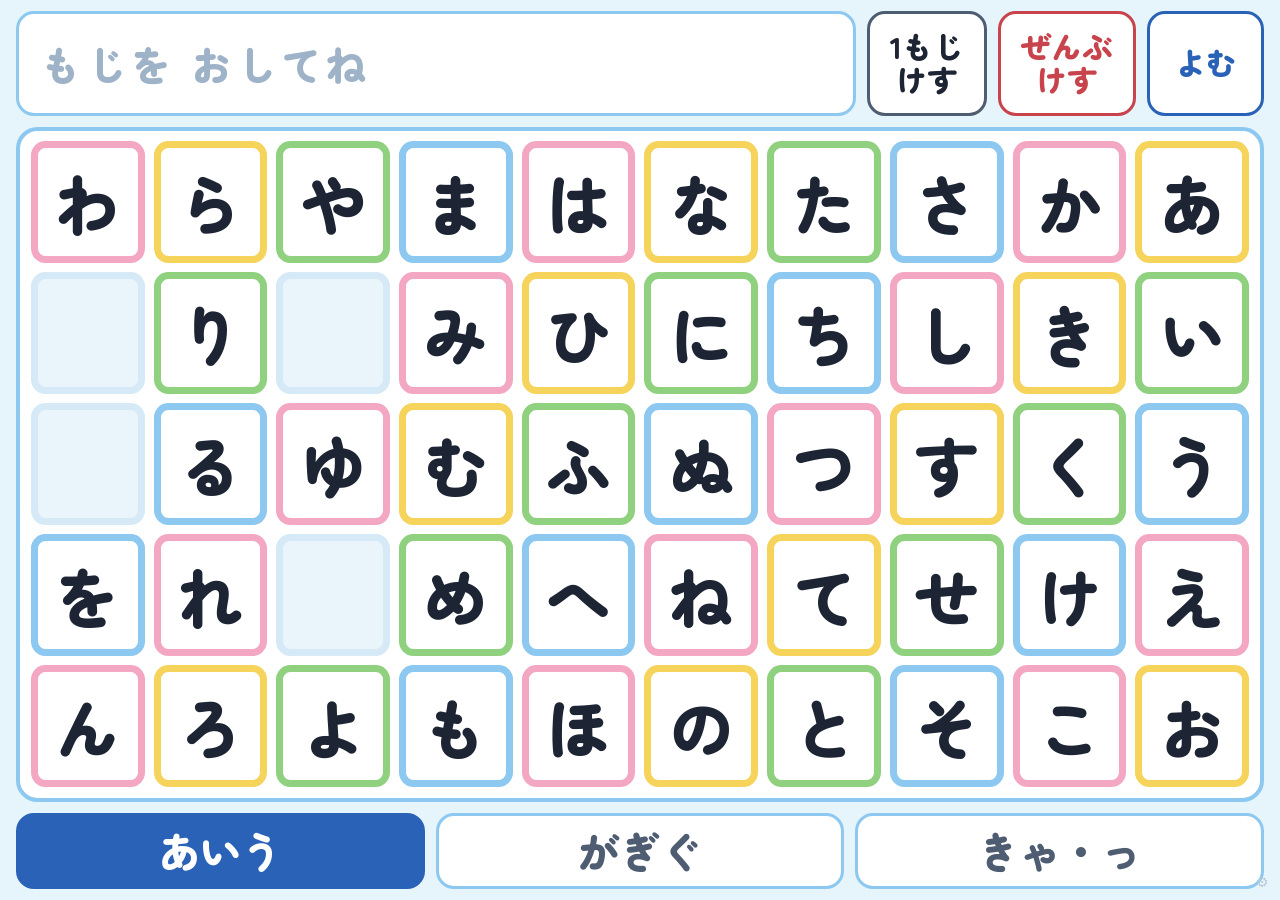
<file: kotoba/index.html>
<!doctype html>
<html lang="ja">
<head>
<meta charset="utf-8">
<meta name="viewport" content="width=device-width,initial-scale=1,maximum-scale=1,user-scalable=no,viewport-fit=cover">
<meta name="apple-mobile-web-app-title" content="ことば">
<meta name="apple-mobile-web-app-status-bar-style" content="default">
<link rel="apple-touch-icon" href="apple-touch-icon.png">
<style>html{box-sizing:border-box;padding-top:env(safe-area-inset-top,0px);padding-bottom:env(safe-area-inset-bottom,0px)}body{margin:0}[hidden]{display:none!important}</style>
<title>ことばでつたえよう</title>
<meta name="apple-mobile-web-app-capable" content="yes">
<link rel="preconnect" href="https://fonts.googleapis.com">
<link rel="stylesheet" href="https://fonts.googleapis.com/css2?family=Zen+Maru+Gothic:wght@700;900&display=swap">
<style>
/* 1画面アプリ：上に「つたえる文」、中央に紙の五十音表と同じ並び（右から あ行）、下に表のきりかえ */
:root {
  --bg: #e6f4fb;          /* 水色の台紙 */
  --board: #ffffff;
  --ink: #1d2433;
  --sub: #4f5d73;
  --pink: #f4a7c3;
  --yellow: #f6d35b;
  --green: #8fd17f;
  --blue: #8cc8ef;
  --press: #ffe58a;
  --accent: #2a62b8;
  --danger: #c8434b;
  --kana: "Zen Maru Gothic", "Hiragino Maru Gothic ProN", "ヒラギノ丸ゴ ProN", "BIZ UDGothic", "Hiragino Sans", sans-serif;
  color-scheme: light;
}
html, body { height: 100%; }
body {
  background: var(--bg);
  color: var(--ink);
  font-family: var(--kana);
  overflow: hidden;
  overscroll-behavior: none;
  -webkit-user-select: none; user-select: none;
  -webkit-touch-callout: none;
  -webkit-tap-highlight-color: transparent;
  touch-action: manipulation;
}
.app {
  height: 100%;
  box-sizing: border-box;
  display: grid;
  grid-template-rows: auto 1fr auto;
  gap: 1.2vmin;
  padding-block: 1.2vmin;
  padding-left: max(16px, env(safe-area-inset-left, 0px));
  padding-right: max(16px, env(safe-area-inset-right, 0px));
}

/* つたえる文 */
.say {
  display: grid;
  grid-template-columns: 1fr auto;
  gap: 1.2vmin;
  align-items: stretch;
}
.line {
  background: var(--board);
  border: 3px solid var(--blue);
  border-radius: 2vmin;
  min-height: 11vmin;
  display: flex; align-items: center;
  padding: 0 2.4vmin;
  font-size: 7.5vmin; font-weight: 900; letter-spacing: .08em;
  overflow-x: auto; white-space: nowrap;
  min-width: 0;
}
.line .ph { color: #9fb3c8; font-size: 4.5vmin; letter-spacing: .1em; }
.tools { display: flex; gap: 1.2vmin; }
.tool {
  font: 900 3.4vmin/1.1 var(--kana);
  border: 3px solid var(--sub); background: var(--board); color: var(--ink);
  border-radius: 2vmin; padding: 0 2.2vmin; min-width: 13vmin;
}
.tool.speak { border-color: var(--accent); color: var(--accent); }
.tool.clear { border-color: var(--danger); color: var(--danger); }
.tool:active { background: var(--press); }

/* 表 */
.board {
  background: var(--board);
  border-radius: 2.4vmin;
  border: 4px solid var(--blue);
  padding: 1.2vmin;
  min-height: 0;
  display: grid;
  gap: 1vmin;
}
[hidden] { display: none !important; }
.k {
  font: 900 7.2vmin/1 var(--kana);
  color: var(--ink);
  background: #fff;
  border: 0.8vmin solid var(--c, var(--pink));
  border-radius: 1.6vmin;
  display: flex; align-items: center; justify-content: center;
  padding: 0; min-width: 0; min-height: 0;
  transition: transform .08s ease;
}
.k:active, .k.on { background: var(--press); transform: scale(.94); }
.k.blank { background: #eaf4fb; border-color: #d6e9f6; }
#t-yoon .k { font-size: 4.4vmin; white-space: nowrap; letter-spacing: -0.04em; }
#t-yoon .k.small { font-size: 6.4vmin; flex-direction: column; gap: .6vmin; }
#t-yoon .k .cap { font-size: 2.4vmin; color: var(--sub); }
#t-yoon .k.two { flex-direction: column; font-size: 5.4vmin; line-height: 1.02; letter-spacing: 0; }

/* 表のきりかえ */
.tabs { display: grid; grid-template-columns: repeat(3, 1fr); gap: 1.2vmin; }
.tab {
  font: 900 4.6vmin/1 var(--kana);
  padding: 1.6vmin 0;
  border-radius: 2vmin;
  border: 3px solid var(--blue);
  background: #fff; color: var(--sub);
}
.tab[aria-selected="true"] { background: var(--accent); border-color: var(--accent); color: #fff; }

/* せんせい用（ながおし） */
.gear {
  position: fixed;
  right: calc(4px + env(safe-area-inset-right, 0px));
  bottom: calc(4px + env(safe-area-inset-bottom, 0px));
  width: 28px; height: 28px; border-radius: 50%;
  border: 0; background: transparent; color: #b7c9da; font-size: 14px;
}
.panel {
  position: fixed; inset: 0; background: rgba(29,36,51,.45);
  display: flex; align-items: center; justify-content: center; z-index: 20;
  padding-left: max(16px, env(safe-area-inset-left, 0px));
  padding-right: max(16px, env(safe-area-inset-right, 0px));
}
.sheet {
  background: #fff; color: var(--ink); border-radius: 16px; padding: 24px;
  width: min(520px, 100%); box-sizing: border-box;
  font: 700 16px/1.6 "Hiragino Sans", "BIZ UDGothic", sans-serif;
  display: grid; gap: 16px;
}
.sheet h2 { margin: 0; font-size: 20px; }
.sheet label { display: grid; gap: 6px; }
.sheet select, .sheet button { font: inherit; padding: 10px 12px; border-radius: 10px; border: 2px solid var(--blue); background: #fff; color: var(--ink); }
.sheet .note { font-weight: 400; color: var(--sub); font-size: 14px; margin: 0; }
.sheet .close { background: var(--accent); border-color: var(--accent); color: #fff; }
.warn {
  position: fixed; left: 50%; top: calc(8px + env(safe-area-inset-top, 0px)); transform: translateX(-50%);
  background: #fff3c4; color: var(--ink); border: 2px solid var(--yellow);
  padding: 8px 16px; border-radius: 12px; font: 700 14px/1.4 "Hiragino Sans", sans-serif; z-index: 15;
  max-width: calc(100% - 32px);
}
button:focus-visible { outline: 4px solid var(--accent); outline-offset: 2px; }
@media (prefers-reduced-motion: reduce) { .k { transition: none; } }
@media (orientation: portrait) {
  .k { font-size: 6vmin; }
  #t-yoon .k { font-size: 3.6vmin; }
  #t-yoon .k.two { font-size: 4.6vmin; }
}
</style>
</head>
<body>

<div class="app">
  <div class="say">
    <div class="line" id="line" aria-live="polite"><span class="ph">もじを おしてね</span></div>
    <div class="tools">
      <button class="tool" id="back" type="button">1もじ<br>けす</button>
      <button class="tool clear" id="clear" type="button">ぜんぶ<br>けす</button>
      <button class="tool speak" id="speakAll" type="button">よむ</button>
    </div>
  </div>

  <div class="board" id="t-seion" role="tabpanel"></div>
  <div class="board" id="t-daku" role="tabpanel" hidden></div>
  <div class="board" id="t-yoon" role="tabpanel" hidden></div>

  <div class="tabs" role="tablist">
    <button class="tab" type="button" role="tab" data-t="t-seion" aria-selected="true">あいう</button>
    <button class="tab" type="button" role="tab" data-t="t-daku" aria-selected="false">がぎぐ</button>
    <button class="tab" type="button" role="tab" data-t="t-yoon" aria-selected="false">きゃ・っ</button>
  </div>
</div>

<button class="gear" id="gear" type="button" aria-label="せんせい用のせってい（ながおし）">⚙</button>

<div class="panel" id="panel" hidden>
  <div class="sheet">
    <h2>せんせい用のせってい</h2>
    <label>読み上げの速さ
      <select id="rate">
        <option value="0.6">とても ゆっくり</option>
        <option value="0.8">ゆっくり</option>
        <option value="1">ふつう</option>
      </select>
    </label>
    <label>声
      <select id="voice"><option value="">自動（日本語）</option></select>
    </label>
    <label>「よむ」ボタン（文ぜんぶの読み上げ）
      <select id="showSpeak">
        <option value="1">表示する</option>
        <option value="0">表示しない</option>
      </select>
    </label>
    <button type="button" id="test">ためしに「あ」を読む</button>
    <p class="note">このせっていは、このiPadの中だけに保存されます。右下の⚙を長押し（1.5秒）すると開きます。</p>
    <button type="button" class="close" id="closePanel">とじる</button>
  </div>
</div>
<div class="warn" id="warn" hidden></div>

<script>
(function () {
  // 紙の表と同じく、左から わ…あ（右はしが あ行）。"" は空きマス。
  var SEION = [
    ["わ","","","を","ん"],
    ["ら","り","る","れ","ろ"],
    ["や","","ゆ","","よ"],
    ["ま","み","む","め","も"],
    ["は","ひ","ふ","へ","ほ"],
    ["な","に","ぬ","ね","の"],
    ["た","ち","つ","て","と"],
    ["さ","し","す","せ","そ"],
    ["か","き","く","け","こ"],
    ["あ","い","う","え","お"]
  ];
  var DAKU = [
    ["ぱ","ぴ","ぷ","ぺ","ぽ"],
    ["ば","び","ぶ","べ","ぼ"],
    ["だ","ぢ","づ","で","ど"],
    ["ざ","じ","ず","ぜ","ぞ"],
    ["が","ぎ","ぐ","げ","ご"]
  ];
  var YOON = [
    ["っ","ー",""],
    ["ふぁ","ふぃ","ふぇ"],
    ["ふぉ","てぃ","でぃ"],
    ["ぴゃ","ぴゅ","ぴょ"],
    ["びゃ","びゅ","びょ"],
    ["じゃ","じゅ","じょ"],
    ["ぎゃ","ぎゅ","ぎょ"],
    ["りゃ","りゅ","りょ"],
    ["みゃ","みゅ","みょ"],
    ["ひゃ","ひゅ","ひょ"],
    ["にゃ","にゅ","にょ"],
    ["ちゃ","ちゅ","ちょ"],
    ["しゃ","しゅ","しょ"],
    ["きゃ","きゅ","きょ"]
  ];
  // 1文字だけだと読みにくいものの読ませ方
  var SAY = { "っ": "ちいさい つ", "ー": "のばす", "を": "を", "ぢ": "ぢ", "づ": "づ", "は": "ハ", "へ": "ヘ" }; // 「は」「へ」は1文字だと「わ」「え」と読まれるのでカタカナで読ませる
  var COLORS = ["var(--pink)", "var(--yellow)", "var(--green)", "var(--blue)"];

  function store(k, v) { try { if (v === undefined) return localStorage.getItem(k); localStorage.setItem(k, v); } catch (e) { return null; } }

  var text = [];
  var lineEl = document.getElementById("line");

  function render() {
    if (!text.length) { lineEl.innerHTML = '<span class="ph">もじを おしてね</span>'; return; }
    lineEl.textContent = text.join("");
    lineEl.scrollLeft = lineEl.scrollWidth;
  }

  // ---- 読み上げ ----
  var synth = window.speechSynthesis;
  var voices = [];
  function loadVoices() {
    if (!synth) return;
    voices = synth.getVoices().filter(function (v) { return /^ja/i.test(v.lang); });
    var sel = document.getElementById("voice");
    var keep = store("kotoba.voice") || "";
    sel.innerHTML = '<option value="">自動（日本語）</option>';
    voices.forEach(function (v) {
      var o = document.createElement("option"); o.value = v.name; o.textContent = v.name; sel.appendChild(o);
    });
    sel.value = keep;
  }
  if (synth) { loadVoices(); synth.onvoiceschanged = loadVoices; }

  function speak(s) {
    if (!synth || !window.SpeechSynthesisUtterance) { showWarn("このブラウザでは音声が出せません。"); return; }
    synth.cancel();
    var u = new SpeechSynthesisUtterance(s);
    u.lang = "ja-JP";
    u.rate = parseFloat(store("kotoba.rate") || "0.8");
    var name = store("kotoba.voice");
    var v = voices.filter(function (x) { return x.name === name; })[0] || voices[0];
    if (v) u.voice = v;
    synth.speak(u);
    if (synth.paused) synth.resume();
    return u;
  }

  // ---- 表をつくる ----
  function build(id, cols, cls) {
    var el = document.getElementById(id);
    var rows = cols[0].length;
    el.style.gridTemplateColumns = "repeat(" + cols.length + ", 1fr)";
    el.style.gridTemplateRows = "repeat(" + rows + ", 1fr)";
    for (var r = 0; r < rows; r++) {
      for (var c = 0; c < cols.length; c++) {
        var ch = cols[c][r];
        var b = document.createElement("button");
        b.type = "button";
        b.className = "k";
        if (!ch) { b.className += " blank"; b.disabled = true; b.setAttribute("aria-hidden", "true"); }
        else {
          b.textContent = ch;
          b.dataset.ch = ch;
          if (ch === "っ") { b.className += " small"; b.innerHTML = '<span class="cap">ちいさい</span><span>っ</span>'; }
          else if (ch.length === 2) { b.className += " two"; b.innerHTML = "<span>" + ch.charAt(0) + "</span><span>" + ch.charAt(1) + "</span>"; }
          b.style.setProperty("--c", COLORS[(c + r) % 4]);
        }
        el.appendChild(b);
      }
    }
  }
  build("t-seion", SEION);
  build("t-daku", DAKU);
  build("t-yoon", YOON);

  function press(b) {
    var ch = b.dataset.ch;
    text = text.concat([ch]);
    render();
    speak(SAY[ch] || ch);
    b.classList.add("on");
    setTimeout(function () { b.classList.remove("on"); }, 220);
  }
  document.querySelectorAll(".board").forEach(function (bd) {
    bd.addEventListener("click", function (e) {
      var b = e.target.closest(".k");
      if (b && b.dataset.ch) press(b);
    });
  });

  document.getElementById("back").addEventListener("click", function () { text = text.slice(0, -1); render(); });
  document.getElementById("clear").addEventListener("click", function () { text = []; render(); });
  document.getElementById("speakAll").addEventListener("click", function () {
    if (!text.length) return;
    // 読み終わったら文を消す（読んでいる間は相手が文字を見られるように残す）
    var said = text;
    var done = false;
    function clearSaid() {
      if (done) return;
      done = true;
      if (text === said) { text = []; render(); }
    }
    var u = speak(said.join(""));
    if (!u) { clearSaid(); return; }
    u.onend = clearSaid;
    u.onerror = clearSaid;
    setTimeout(clearSaid, 1500 + said.length * 700);
  });

  // ---- 表のきりかえ ----
  var tabs = document.querySelectorAll(".tab");
  tabs.forEach(function (t) {
    t.addEventListener("click", function () {
      tabs.forEach(function (x) {
        var on = x === t;
        x.setAttribute("aria-selected", on ? "true" : "false");
        document.getElementById(x.dataset.t).hidden = !on;
      });
    });
  });

  // ---- 集中のための工夫：拡大・長押しメニュー・スクロールを止める ----
  document.addEventListener("gesturestart", function (e) { e.preventDefault(); });
  document.addEventListener("dblclick", function (e) { e.preventDefault(); });
  document.addEventListener("contextmenu", function (e) { e.preventDefault(); });
  document.addEventListener("touchmove", function (e) {
    if (!e.target.closest(".line")) e.preventDefault();
  }, { passive: false });

  // ---- せんせい用（⚙を1.5秒ながおし） ----
  var panel = document.getElementById("panel");
  var gear = document.getElementById("gear");
  var timer = null;
  function startHold() { timer = setTimeout(function () { panel.hidden = false; }, 1500); }
  function endHold() { clearTimeout(timer); }
  gear.addEventListener("touchstart", startHold, { passive: true });
  gear.addEventListener("touchend", endHold);
  gear.addEventListener("mousedown", startHold);
  gear.addEventListener("mouseup", endHold);
  gear.addEventListener("mouseleave", endHold);

  var rate = document.getElementById("rate");
  var voiceSel = document.getElementById("voice");
  var showSpeak = document.getElementById("showSpeak");
  var speakBtn = document.getElementById("speakAll");
  rate.value = store("kotoba.rate") || "0.8";
  showSpeak.value = store("kotoba.showSpeak") || "1";
  speakBtn.hidden = showSpeak.value === "0";
  rate.addEventListener("change", function () { store("kotoba.rate", rate.value); });
  voiceSel.addEventListener("change", function () { store("kotoba.voice", voiceSel.value); });
  showSpeak.addEventListener("change", function () { store("kotoba.showSpeak", showSpeak.value); speakBtn.hidden = showSpeak.value === "0"; });
  document.getElementById("test").addEventListener("click", function () { speak("あ"); });
  document.getElementById("closePanel").addEventListener("click", function () { panel.hidden = true; });

  var warn = document.getElementById("warn");
  function showWarn(m) { warn.textContent = m; warn.hidden = false; setTimeout(function () { warn.hidden = true; }, 4000); }
})();
</script>
</body>
</html>
</file>
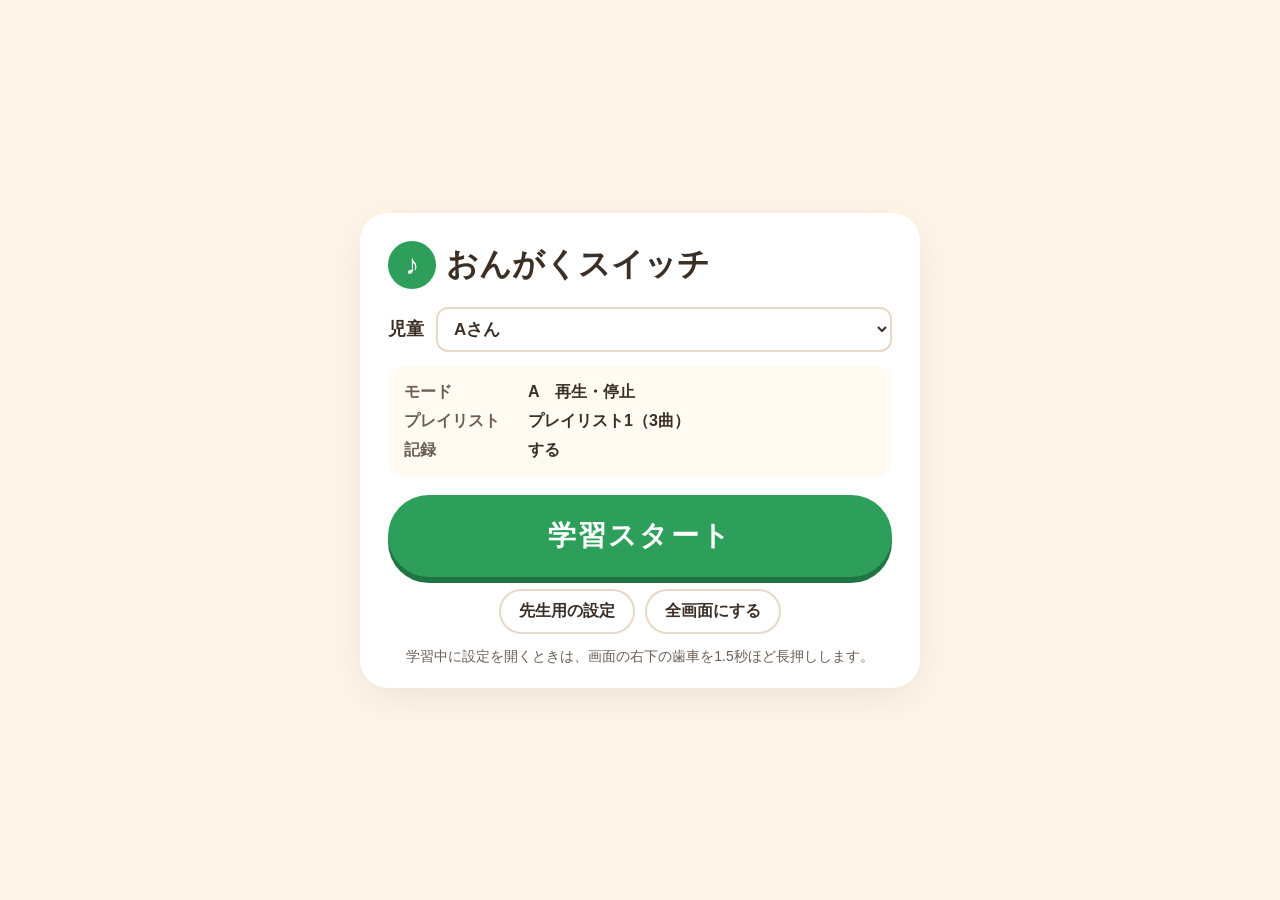
<file: ongaku/index.html>
<!doctype html>
<html lang="ja">
<head>
<meta charset="utf-8">
<meta name="viewport" content="width=device-width,initial-scale=1,maximum-scale=1,user-scalable=no,viewport-fit=cover">
<meta name="apple-mobile-web-app-capable" content="yes">
<meta name="mobile-web-app-capable" content="yes">
<meta name="apple-mobile-web-app-title" content="おんがく">
<meta name="apple-mobile-web-app-status-bar-style" content="default">
<meta name="theme-color" content="#FFF6E9">
<meta name="format-detection" content="telephone=no">
<link rel="manifest" href="manifest.webmanifest">
<link rel="apple-touch-icon" href="apple-touch-icon.png">
<link rel="icon" href="icon.svg" type="image/svg+xml">
<link rel="stylesheet" href="css/app.css">
<title>おんがくスイッチ</title>
</head>
<body data-layout="one" data-size="L">

<!-- 児童用画面 -->
<main id="stage">
  <div id="obsbar" hidden></div>
  <div id="one" class="pad">
    <button id="btn1" class="big" type="button" tabindex="-1"><span class="icon"></span><span class="label"></span></button>
  </div>
  <div id="two" class="pad" hidden>
    <div class="half"><button id="btnL" class="big" type="button" tabindex="-1"><span class="icon"></span><span class="label"></span></button></div>
    <div class="half"><button id="btnR" class="big" type="button" tabindex="-1"><span class="icon"></span><span class="label"></span></button></div>
  </div>
  <div id="title" aria-live="off"></div>
  <!-- 先生用：1.5秒長押しで設定を開く（スイッチコントロールの選択対象にしない） -->
  <div id="gear" aria-hidden="true" title="長押しで先生用の設定">
    <svg viewBox="0 0 24 24"><path fill="currentColor" d="M19.4 13a7.5 7.5 0 0 0 0-2l2-1.6-2-3.4-2.4 1a7 7 0 0 0-1.7-1L15 3.5h-4l-.4 2.5a7 7 0 0 0-1.7 1l-2.4-1-2 3.4 2 1.6a7.5 7.5 0 0 0 0 2l-2 1.6 2 3.4 2.4-1a7 7 0 0 0 1.7 1l.4 2.5h4l.4-2.5a7 7 0 0 0 1.7-1l2.4 1 2-3.4zM13 15.5a3.5 3.5 0 1 1 0-7 3.5 3.5 0 0 1 0 7z" transform="translate(-1 0)"/></svg>
    <span class="ring"></span>
  </div>
</main>

<!-- 開始画面（先生が操作） -->
<section id="start">
  <div class="card">
    <h1><span class="logo" aria-hidden="true">♪</span>おんがくスイッチ</h1>
    <label class="row">児童
      <select id="startStudent"></select>
    </label>
    <div id="startInfo" class="info"></div>
    <p id="startNoSongs" class="warn" hidden>まだ曲がありません。「先生用の設定」→「音楽」から曲を追加してください。</p>
    <button id="startGo" class="go" type="button" disabled>学習スタート</button>
    <div class="sub">
      <button id="startSettings" type="button">先生用の設定</button>
      <button id="startFull" type="button" hidden>全画面にする</button>
    </div>
    <p id="startInApp" class="hint" hidden>ロイロノートなどのアプリの中で開いています。インターネットにつながっているときに使ってください。曲や記録は、このアプリの中に保存されます。</p>
    <p class="hint">学習中に設定を開くときは、画面の右下の歯車を1.5秒ほど長押しします。</p>
  </div>
</section>

<!-- 先生用設定画面 -->
<section id="panel" hidden>
  <header>
    <h2>先生用の設定</h2>
    <div class="actions">
      <button type="button" id="panelEnd" class="danger" hidden>学習をおわる</button>
      <button type="button" id="panelClose" class="primary">とじる</button>
    </div>
  </header>
  <nav id="tabs">
    <button type="button" data-tab="mode">学習モード</button>
    <button type="button" data-tab="music">音楽</button>
    <button type="button" data-tab="switch">スイッチ</button>
    <button type="button" data-tab="look">画面</button>
    <button type="button" data-tab="records">学習記録</button>
    <button type="button" data-tab="data">データ・児童</button>
  </nav>
  <div id="panelBody"></div>
</section>

<div id="dialog" hidden><div class="box" role="dialog" aria-modal="true"></div></div>
<div id="toast" hidden role="status"></div>

<script type="module" src="js/main.js"></script>
</body>
</html>
</file>
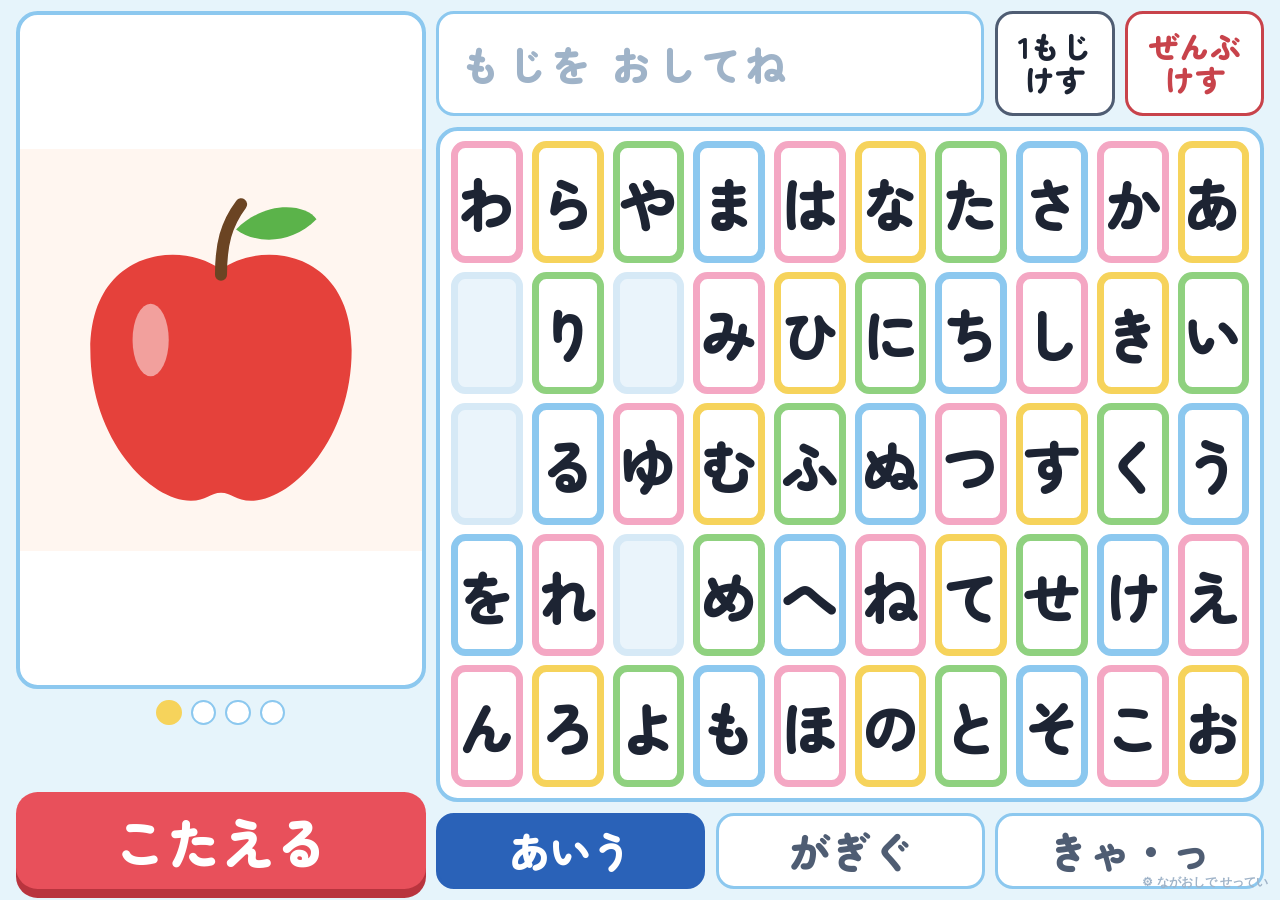
<file: quiz/index.html>
<!doctype html>
<html lang="ja">
<head>
<meta charset="utf-8">
<meta name="viewport" content="width=device-width,initial-scale=1,maximum-scale=1,user-scalable=no,viewport-fit=cover">
<meta name="apple-mobile-web-app-title" content="だれかな">
<meta name="apple-mobile-web-app-capable" content="yes">
<meta name="apple-mobile-web-app-status-bar-style" content="default">
<link rel="apple-touch-icon" href="apple-touch-icon.png">
<title>だれかな クイズ</title>
<link rel="preconnect" href="https://fonts.googleapis.com">
<link rel="stylesheet" href="https://fonts.googleapis.com/css2?family=Zen+Maru+Gothic:wght@700;900&display=swap">
<style>
/* 左に写真、右に五十音表（ことばでつたえよう と同じ表） */
html { box-sizing: border-box; padding-top: env(safe-area-inset-top, 0px); padding-bottom: env(safe-area-inset-bottom, 0px); }
body { margin: 0; }
[hidden] { display: none !important; }
:root {
  --bg: #e6f4fb;
  --board: #ffffff;
  --ink: #1d2433;
  --sub: #4f5d73;
  --pink: #f4a7c3;
  --yellow: #f6d35b;
  --green: #8fd17f;
  --blue: #8cc8ef;
  --press: #ffe58a;
  --accent: #2a62b8;
  --danger: #c8434b;
  --ok: #e8505b;
  --kana: "Zen Maru Gothic", "Hiragino Maru Gothic ProN", "ヒラギノ丸ゴ ProN", "BIZ UDGothic", "Hiragino Sans", sans-serif;
  color-scheme: light;
}
html, body { height: 100%; }
body {
  background: var(--bg);
  color: var(--ink);
  font-family: var(--kana);
  overflow: hidden;
  overscroll-behavior: none;
  -webkit-user-select: none; user-select: none;
  -webkit-touch-callout: none;
  -webkit-tap-highlight-color: transparent;
  touch-action: manipulation;
}
.app {
  height: 100%;
  box-sizing: border-box;
  display: grid;
  grid-template-columns: minmax(0, 32vw) minmax(0, 1fr);
  grid-template-rows: auto minmax(0, 1fr) auto;
  grid-template-areas: "pic say" "pic board" "pic tabs";
  gap: 1.2vmin;
  padding-block: 1.2vmin;
  padding-left: max(16px, env(safe-area-inset-left, 0px));
  padding-right: max(16px, env(safe-area-inset-right, 0px));
}

/* 写真 */
.pic {
  grid-area: pic;
  display: grid;
  grid-template-rows: minmax(0, 1fr) auto auto auto;
  gap: 1.2vmin;
  min-height: 0;
}
.ask { margin: 0; text-align: center; font-size: 5.4vmin; font-weight: 900; color: var(--accent); }
.photo {
  background: #fff; border: 4px solid var(--blue); border-radius: 2.4vmin;
  min-height: 0; overflow: hidden;
  display: flex; align-items: center; justify-content: center;
}
.photo img { width: 100%; height: 100%; object-fit: contain; display: block; }
.dots { display: flex; justify-content: center; gap: 1vmin; flex-wrap: wrap; }
.dot { width: 2.4vmin; height: 2.4vmin; border-radius: 50%; background: #fff; border: 2px solid var(--blue); }
.dot.done { background: var(--ok); border-color: var(--ok); }
.dot.now { background: var(--yellow); border-color: var(--yellow); }
.answer {
  font: 900 6vmin/1 var(--kana);
  padding: 2.4vmin 0;
  border-radius: 2.4vmin;
  border: 0; background: var(--ok); color: #fff;
  box-shadow: 0 1vmin 0 #b9343e;
}
.answer:active { transform: translateY(1vmin); box-shadow: none; }
.hint { margin: 0; text-align: center; font-size: 3.6vmin; font-weight: 900; color: var(--sub); }

/* 答えの文 */
.say { grid-area: say; display: grid; grid-template-columns: 1fr auto; gap: 1.2vmin; align-items: stretch; }
.line {
  background: var(--board); border: 3px solid var(--blue); border-radius: 2vmin;
  min-height: 11vmin; display: flex; align-items: center; padding: 0 2.4vmin;
  font-size: 7.5vmin; font-weight: 900; letter-spacing: .08em;
  overflow-x: auto; white-space: nowrap; min-width: 0;
}
.line .ph { color: #9fb3c8; font-size: 4.5vmin; letter-spacing: .1em; }
.tools { display: flex; gap: 1.2vmin; }
.tool {
  font: 900 3.4vmin/1.1 var(--kana);
  border: 3px solid var(--sub); background: var(--board); color: var(--ink);
  border-radius: 2vmin; padding: 0 2.2vmin; min-width: 13vmin;
}
.tool.clear { border-color: var(--danger); color: var(--danger); }
.tool:active { background: var(--press); }

/* 表（ことばでつたえよう と同じ） */
.board {
  grid-area: board;
  background: var(--board); border-radius: 2.4vmin; border: 4px solid var(--blue);
  padding: 1.2vmin; min-height: 0; display: grid; gap: 1vmin;
}
.k {
  font: 900 6.4vmin/1 var(--kana);
  color: var(--ink); background: #fff;
  border: 0.8vmin solid var(--c, var(--pink)); border-radius: 1.6vmin;
  display: flex; align-items: center; justify-content: center;
  padding: 0; min-width: 0; min-height: 0;
  transition: transform .08s ease;
}
.k:active, .k.on { background: var(--press); transform: scale(.94); }
.k.blank { background: #eaf4fb; border-color: #d6e9f6; }
.k.glow { animation: glow 1s ease-in-out infinite; }
@keyframes glow { 50% { background: var(--press); box-shadow: 0 0 0 1vmin var(--yellow); } }
#t-yoon .k { font-size: 4vmin; white-space: nowrap; letter-spacing: -0.04em; }
#t-yoon .k.small { font-size: 5.6vmin; flex-direction: column; gap: .6vmin; }
#t-yoon .k .cap { font-size: 2.2vmin; color: var(--sub); }
#t-yoon .k.two { flex-direction: column; font-size: 5.4vmin; line-height: 1.02; letter-spacing: 0; }

.tabs { grid-area: tabs; display: grid; grid-template-columns: repeat(3, 1fr); gap: 1.2vmin; }
.tab {
  font: 900 4.6vmin/1 var(--kana); padding: 1.6vmin 0; border-radius: 2vmin;
  border: 3px solid var(--blue); background: #fff; color: var(--sub);
}
.tab[aria-selected="true"] { background: var(--accent); border-color: var(--accent); color: #fff; }
.tab.glow { animation: glow 1s ease-in-out infinite; }

/* けっか */
.result {
  position: fixed; inset: 0; z-index: 10;
  display: flex; align-items: center; justify-content: center;
  background: rgba(255, 255, 255, .92);
  padding-left: max(16px, env(safe-area-inset-left, 0px));
  padding-right: max(16px, env(safe-area-inset-right, 0px));
}
.rbox { text-align: center; display: grid; gap: 2.4vmin; justify-items: center; }
.rbox img { width: 34vmin; height: 34vmin; object-fit: contain; border-radius: 2vmin; background: #fff; border: 4px solid var(--blue); }
.big { margin: 0; font-size: 13vmin; font-weight: 900; line-height: 1; }
.mid { margin: 0; font-size: 6vmin; font-weight: 900; }
.ok .big { color: var(--ok); }
.ng .big { color: var(--accent); }
.hana { width: 30vmin; height: 30vmin; animation: pop .6s cubic-bezier(.2, 1.6, .4, 1) both; }
@keyframes pop { from { transform: scale(0) rotate(-90deg); } to { transform: scale(1) rotate(0); } }
.next {
  font: 900 6vmin/1 var(--kana); padding: 2.4vmin 6vmin; border-radius: 2.4vmin; border: 0;
  background: var(--accent); color: #fff; box-shadow: 0 1vmin 0 #1b4380;
}
.next:active { transform: translateY(1vmin); box-shadow: none; }
/* スタンプ */
.stamps { display: flex; flex-wrap: wrap; justify-content: center; gap: 1.6vmin; max-width: 80vw; }
.stamp { width: 12vmin; height: 12vmin; }
.stamp.big { width: 34vmin; height: 34vmin; position: relative; z-index: 1; animation: stampIn .9s cubic-bezier(.2, 1.6, .4, 1) both, stampSpin 1.2s .9s ease-in-out; }
@keyframes stampIn { 0% { transform: scale(5) rotate(-60deg); opacity: 0; } 60% { opacity: 1; } 100% { transform: scale(1) rotate(-8deg); opacity: 1; } }
@keyframes stampSpin { 0% { transform: scale(1) rotate(-8deg); } 50% { transform: scale(1.15) rotate(352deg); } 100% { transform: scale(1) rotate(352deg); } }
#bigStamp { position: relative; display: grid; place-items: center; }
#bigStamp::before { content: ""; position: absolute; width: 70vmin; height: 70vmin; border-radius: 50%;
  background: repeating-conic-gradient(rgba(246, 211, 91, .55) 0 10deg, transparent 10deg 20deg);
  animation: rays 6s linear infinite, raysIn .6s ease-out both; }
@keyframes rays { to { transform: rotate(360deg); } }
@keyframes raysIn { from { opacity: 0; transform: scale(.2); } }
#stampScr.party { animation: flash .9s ease-out; }
@keyframes flash { 0% { background: rgba(255, 229, 138, 1); } 100% { background: rgba(255, 255, 255, .92); } }
#stampScr.party #stampTitle { animation: bounce .7s ease-in-out .6s 3; }
@keyframes bounce { 50% { transform: translateY(-3vmin) scale(1.12); } }
.firework { position: fixed; pointer-events: none; z-index: 11; width: 1.6vmin; height: 1.6vmin; border-radius: 50%; animation: boom 1.2s ease-out forwards; }
@keyframes boom { from { transform: translate(0, 0); opacity: 1; } to { transform: translate(var(--dx), var(--dy)); opacity: 0; } }
.btnrow { display: flex; gap: 3vmin; flex-wrap: wrap; justify-content: center; }
.next.sub { background: #fff; color: var(--accent); border: 4px solid var(--accent); box-shadow: none; }
.mystamps { display: flex; justify-content: center; gap: .6vmin; min-height: 5vmin; flex-wrap: wrap; }
.mystamps .stamp { width: 5vmin; height: 5vmin; }
/* どうが */
.video { position: fixed; inset: 0; z-index: 12; background: #000; display: flex; flex-direction: column; align-items: center; justify-content: center; gap: 2vmin;
  padding: 2vmin max(16px, env(safe-area-inset-right, 0px)) 2vmin max(16px, env(safe-area-inset-left, 0px)); }
.video video { max-width: 100%; max-height: 80vh; background: #000; pointer-events: none; -webkit-user-select: none; user-select: none; }
.video .vplay { position: absolute; left: 50%; top: 45%; transform: translate(-50%, -50%); font: 900 7vmin/1 var(--kana); color: #fff; background: var(--ok); border: 0; border-radius: 3vmin; padding: 3vmin 5vmin; box-shadow: 0 1vmin 0 #b9343e; }
.watch { background: var(--ok); box-shadow: 0 1vmin 0 #b9343e; }
.vbtns { display: flex; gap: 6px; flex-wrap: wrap; justify-content: flex-end; }
.vbtns button { padding: 6px 10px; }
.sheet label.check { display: flex; align-items: center; gap: 10px; }
.sheet label.check input { width: 24px; height: 24px; }
.myitem .sen { border-color: var(--sub); color: var(--sub); }
.myitem .sen.on { background: var(--accent); border-color: var(--accent); color: #fff; }
.myitem .vid { border-color: var(--green); }
.confetti { position: fixed; inset: 0; pointer-events: none; overflow: hidden; z-index: 11; }
.confetti i { position: absolute; top: -4vmin; width: 2.4vmin; height: 3.6vmin; border-radius: .6vmin; animation: fall 2.4s linear forwards; }
@keyframes fall { to { transform: translateY(110vh) rotate(720deg); } }

/* せんせい用 */
.gear {
  position: fixed; right: calc(4px + env(safe-area-inset-right, 0px)); bottom: calc(4px + env(safe-area-inset-bottom, 0px));
  height: 28px; padding: 0 8px; border-radius: 14px; border: 0; background: transparent; color: #9fb3c8; font: 700 12px/28px "Hiragino Sans", sans-serif; z-index: 5;
}
.panel {
  position: fixed; inset: 0; background: rgba(29,36,51,.45); z-index: 20;
  display: flex; align-items: center; justify-content: center;
  padding: 16px max(16px, env(safe-area-inset-right, 0px)) 16px max(16px, env(safe-area-inset-left, 0px));
}
.sheet {
  background: #fff; color: var(--ink); border-radius: 16px; padding: 24px;
  width: min(620px, 100%); max-height: 100%; overflow-y: auto; box-sizing: border-box;
  font: 700 16px/1.6 "Hiragino Sans", "BIZ UDGothic", sans-serif;
  display: grid; gap: 14px; -webkit-user-select: text; user-select: text;
}
.sheet h2 { margin: 0; font-size: 20px; }
.sheet h3 { margin: 8px 0 0; font-size: 17px; border-top: 2px solid #e1ecf5; padding-top: 14px; }
.sheet label { display: grid; gap: 6px; }
.sheet select, .sheet button, .sheet input { font: inherit; padding: 10px 12px; border-radius: 10px; border: 2px solid var(--blue); background: #fff; color: var(--ink); box-sizing: border-box; max-width: 100%; }
.sheet .note { font-weight: 400; color: var(--sub); font-size: 14px; margin: 0; }
.sheet .close { background: var(--accent); border-color: var(--accent); color: #fff; }
.mylist { display: grid; gap: 8px; }
.myitem { display: grid; grid-template-columns: 64px minmax(0, 1fr) auto; gap: 10px; align-items: center; border: 2px solid #e1ecf5; border-radius: 10px; padding: 6px; }
.myitem img { width: 64px; height: 64px; object-fit: cover; border-radius: 8px; }
.myitem.off img, .myitem.off div { opacity: .4; }
.myitem .undo { border-color: var(--accent); color: var(--accent); padding: 6px 10px; }
.myitem .del { border-color: var(--danger); color: var(--danger); padding: 6px 10px; }
.addrow { display: grid; gap: 10px; border: 2px dashed var(--blue); border-radius: 12px; padding: 12px; }
.warn {
  position: fixed; left: 50%; top: calc(8px + env(safe-area-inset-top, 0px)); transform: translateX(-50%);
  background: #fff3c4; color: var(--ink); border: 2px solid var(--yellow);
  padding: 8px 16px; border-radius: 12px; font: 700 14px/1.4 "Hiragino Sans", sans-serif; z-index: 30;
  max-width: calc(100% - 32px);
}
button:focus-visible { outline: 4px solid var(--accent); outline-offset: 2px; }
@media (prefers-reduced-motion: reduce) { .k, .hana, .confetti i { transition: none; animation: none; } }

/* たて向き：写真を上に小さく */
@media (orientation: portrait) {
  .app {
    grid-template-columns: minmax(0, 40vw) minmax(0, 1fr);
    grid-template-rows: auto auto minmax(0, 1fr) auto;
    grid-template-areas: "pic pic" "say say" "board board" "tabs tabs";
  }
  .pic { grid-template-columns: minmax(0, 1fr) auto; grid-template-rows: auto auto auto; height: 30vh; }
  .ask { grid-column: 2; grid-row: 1; }
  .photo { grid-column: 1; grid-row: 1 / 4; }
  .dots { grid-column: 2; grid-row: 2; }
  .answer { grid-column: 2; grid-row: 3; padding: 2.4vmin 4vmin; }
  .hint { grid-column: 2; grid-row: 2; }
  .k { font-size: 6vmin; }
  #t-yoon .k { font-size: 3.6vmin; }
  #t-yoon .k.two { font-size: 4.6vmin; }
}
</style>
</head>
<body>
<div class="app">
  <section class="pic">
    <div class="photo"><img id="photo" alt="もんだいの しゃしん"></div>
    <p class="hint" id="hint" hidden></p>
    <div class="dots" id="dots"></div>
    <div class="mystamps" id="mystamps" aria-label="もらった スタンプ"></div>
    <button class="answer" id="answer" type="button">こたえる</button>
  </section>

  <div class="say">
    <div class="line" id="line" aria-live="polite"><span class="ph">もじを おしてね</span></div>
    <div class="tools">
      <button class="tool" id="back" type="button">1もじ<br>けす</button>
      <button class="tool clear" id="clear" type="button">ぜんぶ<br>けす</button>
    </div>
  </div>

  <div class="board" id="t-seion" role="tabpanel"></div>
  <div class="board" id="t-daku" role="tabpanel" hidden></div>
  <div class="board" id="t-yoon" role="tabpanel" hidden></div>

  <div class="tabs" role="tablist">
    <button class="tab" type="button" role="tab" data-t="t-seion" aria-selected="true">あいう</button>
    <button class="tab" type="button" role="tab" data-t="t-daku" aria-selected="false">がぎぐ</button>
    <button class="tab" type="button" role="tab" data-t="t-yoon" aria-selected="false">きゃ・っ</button>
  </div>
</div>

<!-- せいかい -->
<div class="result ok" id="ok" hidden>
  <div class="rbox">
    <svg class="hana" viewBox="0 0 200 200" aria-hidden="true">
      <g fill="none" stroke="#e8505b" stroke-width="10" stroke-linecap="round">
        <circle cx="100" cy="100" r="40"/>
        <path d="M100 30a30 30 0 0 1 49 20a30 30 0 0 1 21 50a30 30 0 0 1-21 50a30 30 0 0 1-49 20a30 30 0 0 1-49-20a30 30 0 0 1-21-50a30 30 0 0 1 21-50a30 30 0 0 1 49-20z"/>
      </g>
    </svg>
    <p class="big">せいかい！</p>
    <p class="mid" id="okName"></p>
    <div class="btnrow">
      <button class="next watch" id="watch" type="button" hidden>▶ どうがを みる</button>
      <button class="next" id="next" type="button">つぎへ ▶</button>
    </div>
  </div>
</div>

<!-- ちがう -->
<div class="result ng" id="ng" hidden>
  <div class="rbox">
    <p class="big">おしい！</p>
    <p class="mid">もういちど やってみよう</p>
    <button class="next" id="retry" type="button">もういちど</button>
  </div>
</div>

<!-- スタンプ -->
<div class="result ok" id="stampScr" hidden>
  <div class="rbox">
    <div id="bigStamp"></div>
    <p class="big" id="stampTitle">スタンプ ゲット！</p>
    <p class="mid" id="stampSub"></p>
    <div class="stamps" id="stampRow"></div>
    <div class="btnrow">
      <button class="next" id="owari" type="button">おしまい</button>
      <button class="next sub" id="tsuzuku" type="button">つづける ▶</button>
    </div>
  </div>
</div>

<!-- おしまい -->
<div class="result ok" id="fin" hidden>
  <div class="rbox">
    <p class="big">おしまい</p>
    <p class="mid">がんばったね！ またね</p>
    <div class="stamps" id="finStamps"></div>
    <button class="next sub" id="again" type="button">さいしょから</button>
  </div>
</div>

<!-- どうが -->
<div class="video" id="videoScr" hidden>
  <video id="vid" playsinline webkit-playsinline disablepictureinpicture disableremoteplayback x-webkit-airplay="deny" preload="auto"></video>
  <button class="vplay" id="vidPlay" type="button" hidden>▶ みる</button>
  <button class="next" id="vidNext" type="button">つぎへ ▶</button>
</div>
<div class="confetti" id="confetti"></div>

<button class="gear" id="gear" type="button" aria-label="せんせい用のせってい（ながおし）">⚙ ながおしで せってい</button>

<div class="panel" id="panel" hidden>
  <div class="sheet">
    <h2>せんせい用のせってい</h2>
    <h3 style="border-top:0;padding-top:0;margin-top:0">問題を追加する（写真と正解の名前）</h3>
    <p class="note" id="saveNote">写真はこのiPadの中だけに保存されます。</p>
    <div class="addrow">
      <label>写真 <input type="file" id="addFile" accept="image/*"></label>
      <label>正解の答え（ひらがな。いくつかある時は「、」で区切る）
        <input type="text" id="addKotae" placeholder="例：たなか、たなかせんせい" autocomplete="off">
      </label>
      <label>答え合わせのよびかた（名前のあとにつける）
        <select id="addHonor">
          <option value="">なし</option>
          <option value="san">さん</option>
          <option value="sensei">せんせい</option>
        </select>
      </label>
      <button type="button" id="addBtn">登録する</button>
    </div>
    <h3>問題の いちらん</h3>
    <p class="note">はじめから入っている問題は「けす」で出なくなり、「もどす」で元にもどせます。追加した問題は「けす」を2回おすと消えます（元にもどせません）。</p>
    <div class="mylist" id="mylist"></div>

    <h3>せってい</h3>
    <label>出す問題
      <select id="src">
        <option value="app">はじめから入っている問題だけ</option>
        <option value="mine">追加した問題だけ</option>
        <option value="both">ぜんぶ</option>
      </select>
    </label>
    <label>スタンプまでの問題数
      <select id="setSize">
        <option value="3">3問</option>
        <option value="5">5問</option>
        <option value="10">10問</option>
      </select>
    </label>
    <label>問題のじゅんばん
      <select id="order">
        <option value="fixed">きまった じゅんばん</option>
        <option value="random">ばらばら</option>
      </select>
    </label>
    <label>まちがえたとき、つぎに おす文字を光らせる
      <select id="hintAfter">
        <option value="0">光らせない</option>
        <option value="1">1回まちがえたら 光らせる</option>
        <option value="2">2回まちがえたら 光らせる</option>
        <option value="3">3回まちがえたら 光らせる</option>
      </select>
    </label>
    <label>読み上げの速さ
      <select id="rate">
        <option value="0.6">とても ゆっくり</option>
        <option value="0.8">ゆっくり</option>
        <option value="1">ふつう</option>
      </select>
    </label>
    <label>声
      <select id="voice"><option value="">自動（日本語）</option></select>
    </label>

    <h3>問題ファイルを読み込む</h3>
    <p class="note">先生から受け取った問題ファイル（.json）を選ぶと、このiPadに問題が登録されます。写真はインターネットには送られません。</p>
    <label>問題ファイル <input type="file" id="vidFile" accept="video/*" hidden>
    <input type="file" id="importFile" accept=".json,application/json"></label>
    <button type="button" id="clearMine">追加した問題を ぜんぶ けす</button>

    <button type="button" id="restart">さいしょから はじめる</button>
    <p class="note">アプリをとじて開き直しても、とちゅうの問題から つづきます。はじめからにしたい時は このボタンをおしてください。</p>
    <p class="note">右下の⚙を長押し（1.5秒）すると開きます。</p>
    <button type="button" class="close" id="closePanel">とじる</button>
  </div>
</div>
<div class="warn" id="warn" hidden></div>

<script src="mondai.js"></script>
<script>
(function () {
  // ---- 表（ことばでつたえよう と同じ並び：右はしが あ行） ----
  var SEION = [
    ["わ","","","を","ん"],
    ["ら","り","る","れ","ろ"],
    ["や","","ゆ","","よ"],
    ["ま","み","む","め","も"],
    ["は","ひ","ふ","へ","ほ"],
    ["な","に","ぬ","ね","の"],
    ["た","ち","つ","て","と"],
    ["さ","し","す","せ","そ"],
    ["か","き","く","け","こ"],
    ["あ","い","う","え","お"]
  ];
  var DAKU = [
    ["ぱ","ぴ","ぷ","ぺ","ぽ"],
    ["ば","び","ぶ","べ","ぼ"],
    ["だ","ぢ","づ","で","ど"],
    ["ざ","じ","ず","ぜ","ぞ"],
    ["が","ぎ","ぐ","げ","ご"]
  ];
  var YOON = [
    ["っ","ー",""],
    ["ふぁ","ふぃ","ふぇ"],
    ["ふぉ","てぃ","でぃ"],
    ["ぴゃ","ぴゅ","ぴょ"],
    ["びゃ","びゅ","びょ"],
    ["じゃ","じゅ","じょ"],
    ["ぎゃ","ぎゅ","ぎょ"],
    ["りゃ","りゅ","りょ"],
    ["みゃ","みゅ","みょ"],
    ["ひゃ","ひゅ","ひょ"],
    ["にゃ","にゅ","にょ"],
    ["ちゃ","ちゅ","ちょ"],
    ["しゃ","しゅ","しょ"],
    ["きゃ","きゅ","きょ"]
  ];
  var SAY = { "っ": "ちいさい つ", "ー": "のばす", "は": "ハ", "へ": "ヘ" }; // 「は」「へ」は1文字だと「わ」「え」と読まれるのでカタカナで読ませる
  var COLORS = ["var(--pink)", "var(--yellow)", "var(--green)", "var(--blue)"];
  var PRAISE = ["すごいね！", "やったね！", "よく わかったね！", "かんぺき！"];

  function store(k, v) { try { if (v === undefined) return localStorage.getItem(k); localStorage.setItem(k, v); } catch (e) { return null; } }
  function $(id) { return document.getElementById(id); }

  var text = [];
  var lineEl = $("line");
  function render() {
    if (!text.length) { lineEl.innerHTML = '<span class="ph">もじを おしてね</span>'; return; }
    lineEl.textContent = text.join("");
    lineEl.scrollLeft = lineEl.scrollWidth;
  }

  // ---- 読み上げ ----
  var synth = window.speechSynthesis;
  var voices = [];
  function loadVoices() {
    if (!synth) return;
    voices = synth.getVoices().filter(function (v) { return /^ja/i.test(v.lang); });
    var sel = $("voice");
    var keep = store("quiz.voice") || "";
    sel.innerHTML = '<option value="">自動（日本語）</option>';
    voices.forEach(function (v) { var o = document.createElement("option"); o.value = v.name; o.textContent = v.name; sel.appendChild(o); });
    sel.value = keep;
  }
  if (synth) { loadVoices(); synth.onvoiceschanged = loadVoices; }
  function speak(s, keep) {
    if (!synth || !window.SpeechSynthesisUtterance) return null;
    if (!keep) synth.cancel();
    var u = new SpeechSynthesisUtterance(s);
    u.lang = "ja-JP";
    u.rate = parseFloat(store("quiz.rate") || "0.8");
    var name = store("quiz.voice");
    var v = voices.filter(function (x) { return x.name === name; })[0] || voices[0];
    if (v) u.voice = v;
    synth.speak(u);
    if (synth.paused) synth.resume();
    return u;
  }

  // ---- 表をつくる ----
  var keyTab = {};
  function build(id, cols) {
    var el = $(id);
    var rows = cols[0].length;
    el.style.gridTemplateColumns = "repeat(" + cols.length + ", 1fr)";
    el.style.gridTemplateRows = "repeat(" + rows + ", 1fr)";
    for (var r = 0; r < rows; r++) {
      for (var c = 0; c < cols.length; c++) {
        var ch = cols[c][r];
        var b = document.createElement("button");
        b.type = "button";
        b.className = "k";
        if (!ch) { b.className += " blank"; b.disabled = true; b.setAttribute("aria-hidden", "true"); }
        else {
          b.textContent = ch;
          b.dataset.ch = ch;
          keyTab[ch] = id;
          if (ch === "っ") { b.className += " small"; b.innerHTML = '<span class="cap">ちいさい</span><span>っ</span>'; }
          else if (ch.length === 2) { b.className += " two"; b.innerHTML = "<span>" + ch.charAt(0) + "</span><span>" + ch.charAt(1) + "</span>"; }
          b.style.setProperty("--c", COLORS[(c + r) % 4]);
        }
        el.appendChild(b);
      }
    }
  }
  build("t-seion", SEION);
  build("t-daku", DAKU);
  build("t-yoon", YOON);

  function press(b) {
    var ch = b.dataset.ch;
    text = text.concat([ch]);
    render();
    speak(SAY[ch] || ch);
    b.classList.add("on");
    setTimeout(function () { b.classList.remove("on"); }, 220);
    if (hintOn) showHint();
  }
  document.querySelectorAll(".board").forEach(function (bd) {
    bd.addEventListener("click", function (e) {
      var b = e.target.closest(".k");
      if (b && b.dataset.ch) press(b);
    });
  });
  $("back").addEventListener("click", function () { text = text.slice(0, -1); render(); if (hintOn) showHint(); });
  $("clear").addEventListener("click", function () { text = []; render(); if (hintOn) showHint(); });

  var tabs = document.querySelectorAll(".tab");
  function openTab(id) {
    tabs.forEach(function (x) {
      var on = x.dataset.t === id;
      x.setAttribute("aria-selected", on ? "true" : "false");
      $(x.dataset.t).hidden = !on;
    });
  }
  tabs.forEach(function (t) { t.addEventListener("click", function () { openTab(t.dataset.t); }); });

  // ---- このiPadで登録した問題（IndexedDB） ----
  var db = null;
  function openDB(cb) {
    if (db) return cb(db);
    try {
      var req = indexedDB.open("dareka-quiz", 1);
      req.onupgradeneeded = function () { req.result.createObjectStore("mondai", { keyPath: "id", autoIncrement: true }); };
      req.onsuccess = function () { db = req.result; cb(db); };
      req.onerror = function () { cb(null); };
    } catch (e) { cb(null); }
  }
  // claude.ai の中で開いたときは、追加した問題をサーバーに保存（どの端末でも消えない）
  var cloud = null;
  var cloudReady = (window.claude && window.claude.use)
    ? Promise.all([window.claude.use("db"), window.claude.use("assets")]).then(function (r) {
        if (r[0] && r[1]) { cloud = { db: r[0], assets: r[1] }; var n = $("saveNote"); if (n) n.textContent = "追加した問題は保存され、次に開いたときも残ります。"; }
      }).catch(function () {})
    : Promise.resolve();
  function toBlob(dataUrl) {
    var m = /^data:([^;]+);base64,(.*)$/.exec(dataUrl);
    var bin = atob(m[2]), a = new Uint8Array(bin.length);
    for (var i = 0; i < bin.length; i++) a[i] = bin.charCodeAt(i);
    return new Blob([a], { type: m[1] });
  }
  function getMine(cb) {
    if (cloud) {
      Promise.all([cloud.db.collection("mondai").get(), cloud.assets.list().catch(function () { return null; })]).then(function (r) {
        var qs = r[0], urls = {};
        if (r[1] && r[1].assets) r[1].assets.forEach(function (a) { urls[a.id] = a.url; });
        var out = qs.docs.map(function (d) { var v = d.data(); return { id: d.id, asset: v.asset, img: v.img || urls[v.asset] || ("/_blob/" + v.asset), kotae: v.kotae, namae: v.namae, t: v.t || 0 }; });
        out.sort(function (a, b) { return a.t - b.t; });
        cb(out);
      }).catch(function () { showWarn("追加した問題を読みこめませんでした。"); cb([]); });
      return;
    }
    openDB(function (d) {
      if (!d) return cb([]);
      var out = [];
      var cur = d.transaction("mondai").objectStore("mondai").openCursor();
      cur.onsuccess = function () { var c = cur.result; if (c) { out.push(c.value); c.continue(); } else cb(out); };
      cur.onerror = function () { cb(out); };
    });
  }
  function putMine(item, cb) {
    if (cloud) {
      // 写真は問題といっしょに保存する（iPadで画像のリンクが開けないことがあるため）
      var blob = toBlob(item.img);
      cloud.assets.upload(blob, { type: blob.type }).then(function (up) { return up.id; }, function () { return ""; }).then(function (assetId) {
        var ref = cloud.db.collection("mondai").doc();
        return ref.set({ img: item.img, asset: assetId, kotae: item.kotae, namae: item.namae, t: Date.now() }).then(function () { return ref.id; });
      }).then(cb).catch(function () { showWarn("保存できませんでした。もう一度ためしてください。"); });
      return;
    }
    openDB(function (d) {
      if (!d) { showWarn("このiPadでは保存できませんでした。"); return; }
      var tx = d.transaction("mondai", "readwrite");
      var req = tx.objectStore("mondai").add(item);
      tx.oncomplete = function () { cb(req.result); };
      tx.onerror = function () { showWarn("保存できませんでした（容量がいっぱいかもしれません）。"); };
    });
  }
  function delMine(m, cb) {
    if (cloud) {
      cloud.db.collection("mondai").doc(m.id).delete().then(function () {
        var v = videos["m" + m.id];
        if (v) { cloud.db.collection("douga").doc("m" + m.id).delete().catch(function () {}); removeVideoData("m" + m.id, v); }
        return m.asset ? cloud.assets.delete(m.asset).catch(function () {}) : null;
      }).then(cb).catch(function () { showWarn("けせませんでした。"); });
      return;
    }
    openDB(function (d) { if (!d) return; var tx = d.transaction("mondai", "readwrite"); tx.objectStore("mondai").delete(m.id); tx.oncomplete = cb; });
  }

  // ---- クイズ ----
  var quiz = [], idx = 0, miss = 0, hintOn = false, doneCount = 0;
  function norm(s) { return String(s).replace(/[\s　・]/g, ""); }

  // はじめから入っている問題のうち、けした（かくした）もの
  var hidden = [];
  // 「せんせい」をつける問題
  var sensei = [], san = [];
  function loadHidden(cb) {
    if (cloud) {
      Promise.all([cloud.db.doc("settings/kakusu").get(), cloud.db.doc("settings/sensei").get(), cloud.db.doc("settings/san").get()]).then(function (r) {
        hidden = (r[0].exists && r[0].data().list) || [];
        sensei = (r[1].exists && r[1].data().list) || [];
        san = (r[2].exists && r[2].data().list) || [];
        cb();
      }).catch(function () { cb(); });
      return;
    }
    try { hidden = JSON.parse(store("quiz.hidden") || "[]"); } catch (e) { hidden = []; }
    try { sensei = JSON.parse(store("quiz.sensei") || "[]"); } catch (e) { sensei = []; }
    try { san = JSON.parse(store("quiz.san") || "[]"); } catch (e) { san = []; }
    cb();
  }
  function saveSensei(cb) {
    if (cloud) {
      Promise.all([cloud.db.doc("settings/sensei").set({ list: sensei }), cloud.db.doc("settings/san").set({ list: san })])
        .then(function () { cb(); }).catch(function () { showWarn("保存できませんでした。"); });
      return;
    }
    store("quiz.sensei", JSON.stringify(sensei)); store("quiz.san", JSON.stringify(san)); cb();
  }
  // よびかた：""（なし）/ "san" / "sensei"
  function honorOf(key) { return sensei.indexOf(key) >= 0 ? "sensei" : san.indexOf(key) >= 0 ? "san" : ""; }
  function setHonor(key, h) {
    sensei = sensei.filter(function (k) { return k !== key; });
    san = san.filter(function (k) { return k !== key; });
    if (h === "sensei") sensei = sensei.concat([key]);
    if (h === "san") san = san.concat([key]);
  }
  var HONOR_TEXT = { "": "", san: "さん", sensei: "せんせい" };
  function saveHidden(cb) {
    if (cloud) { cloud.db.doc("settings/kakusu").set({ list: hidden }).then(cb).catch(function () { showWarn("保存できませんでした。"); }); return; }
    store("quiz.hidden", JSON.stringify(hidden)); cb();
  }
  function baseKey(i) { return "b" + i; }

  function loadVideos(cb) {
    if (!cloud) { videos = {}; return cb(); }
    Promise.all([cloud.db.collection("douga").get(), cloud.assets.list().catch(function () { return null; })]).then(function (r) {
      var urls = {}; videos = {};
      if (r[1] && r[1].assets) r[1].assets.forEach(function (a) { urls[a.id] = a.url; });
      r[0].docs.forEach(function (d) {
        var v = d.data();
        videos[d.id] = { asset: v.asset || "", url: v.asset ? (urls[v.asset] || ("/_blob/" + v.asset)) : "", chunks: v.chunks || 0, ver: v.ver || "", type: v.type || "video/mp4" };
      });
      cb();
    }).catch(function () { cb(); });
  }
  // ---- すすみぐあいの保存（アプリをとじて開き直しても、同じ問題から再開する） ----
  // 正解したときと、先生が「さいしょから」にしたときだけ次へ進む／リセットされる
  var ready = false, gen = 0;
  function loadProg() { try { return JSON.parse(store("quiz.prog") || "null"); } catch (e) { return null; } }
  function saveProg(i, st) {
    if (!ready) return;
    if (i >= quiz.length) { store("quiz.prog", ""); return; }
    store("quiz.prog", JSON.stringify({ keys: quiz.map(function (q) { return q.key; }), idx: i, stamps: st }));
  }
  function resetQuiz(focus) { store("quiz.prog", ""); loadQuiz(focus); }
  function loadQuiz(focus) {
    var src = store("quiz.src2") || "both", my = ++gen;
    loadHidden(function () { loadVideos(function () { if (my === gen) buildQuiz(src, focus, my); }); });
  }
  function buildQuiz(src, focus, my) {
    var base = (window.MONDAI || []).map(function (m, i) { return { key: baseKey(i), img: m.shashin, kotae: m.kotae, namae: m.namae }; })
      .filter(function (q) { return hidden.indexOf(q.key) < 0; });
    getMine(function (mine) {
      if (my !== gen) return;
      mine = mine.map(function (m) { return { key: m.id != null ? "m" + m.id : "", img: m.img, kotae: m.kotae, namae: m.namae }; });
      quiz = src === "app" ? base : src === "mine" ? mine : base.concat(mine);
      if (!quiz.length) quiz = base.length ? base : mine;
      quiz.forEach(function (q) { q.honor = HONOR_TEXT[honorOf(q.key)]; });
      idx = 0; doneCount = 0; stamps = 0;
      var prog = focus ? null : loadProg();
      if (prog && prog.keys && prog.keys.length) {
        // 前回の じゅんばんに ならべなおす（けした問題はとばし、新しく追加した問題は うしろへ）
        var byKey = {}, ordered = [], doneN = 0;
        quiz.forEach(function (q) { byKey[q.key] = q; });
        prog.keys.forEach(function (k, i) { if (byKey[k]) { ordered.push(byKey[k]); delete byKey[k]; if (i < prog.idx) doneN++; } });
        quiz.forEach(function (q) { if (byKey[q.key]) ordered.push(q); });
        if (doneN < ordered.length) { quiz = ordered; idx = doneN; stamps = prog.stamps || 0; } else prog = null;
      } else prog = null;
      if (!prog && (store("quiz.order") || "random") === "random") {
        for (var i = quiz.length - 1; i > 0; i--) { var j = Math.floor(Math.random() * (i + 1)); var t = quiz[i]; quiz[i] = quiz[j]; quiz[j] = t; }
      }
      if (focus) {
        var f = quiz.map(function (q) { return q.kotae.join("、"); }).lastIndexOf(focus);
        if (f >= 0) idx = f;
      }
      show();
    });
  }

  // ---- スタンプ ----
  var STAMP_COLORS = ["#e8505b", "#f2a541", "#3d9a5b", "#2a62b8", "#b04fc4"];
  var STAMP_SHAPES = [
    '<path d="M50 22l8 17 19 3-14 13 4 19-17-9-17 9 4-19-14-13 19-3z" fill="#fff"/>',
    '<path d="M50 74C30 60 24 50 24 41c0-8 6-14 13-14 6 0 10 3 13 8 3-5 7-8 13-8 7 0 13 6 13 14 0 9-6 19-26 33z" fill="#fff"/>',
    '<g fill="#fff"><circle cx="50" cy="35" r="10"/><circle cx="64" cy="45" r="10"/><circle cx="59" cy="62" r="10"/><circle cx="41" cy="62" r="10"/><circle cx="36" cy="45" r="10"/></g><circle cx="50" cy="51" r="7" fill="#f6d35b"/>',
    '<path d="M28 52l14 14 30-32" stroke="#fff" stroke-width="10" fill="none" stroke-linecap="round" stroke-linejoin="round"/>',
    '<g fill="#fff"><circle cx="50" cy="50" r="10"/><path d="M50 22v12M50 66v12M22 50h12M66 50h12M30 30l9 9M61 61l9 9M70 30l-9 9M39 61l-9 9" stroke="#fff" stroke-width="6" stroke-linecap="round"/></g>'
  ];
  function stampSvg(n, cls) {
    var c = STAMP_COLORS[n % STAMP_COLORS.length], sh = STAMP_SHAPES[n % STAMP_SHAPES.length];
    return '<svg class="stamp ' + (cls || "") + '" viewBox="0 0 100 100" aria-hidden="true"><circle cx="50" cy="50" r="46" fill="' + c + '"/><circle cx="50" cy="50" r="40" fill="none" stroke="#fff" stroke-width="2" stroke-dasharray="4 4"/>' + sh + '</svg>';
  }
  var stamps = 0;
  function setSize() { return parseInt(store("quiz.setSize") || "5", 10); }
  function drawStamps(el) { var h = ""; for (var i = 0; i < stamps; i++) h += stampSvg(i); el.innerHTML = h; }

  function show() {
    var q = quiz[idx];
    text = []; render(); miss = 0; clearHint();
    openTab("t-seion");
    $("photo").src = q ? q.img : "";
    // いまの区切り（5問など）だけ点で見せる → あと何問かわかる
    var n = setSize(), start = Math.floor(idx / n) * n, end = Math.min(start + n, quiz.length);
    var dots = $("dots"); dots.innerHTML = "";
    for (var i = start; i < end; i++) {
      var d = document.createElement("span");
      d.className = "dot" + (i < idx ? " done" : i === idx ? " now" : "");
      dots.appendChild(d);
    }
    drawStamps($("mystamps"));
    ["ok", "ng", "fin", "stampScr", "videoScr"].forEach(function (id) { $(id).hidden = true; });
    saveProg(idx, stamps);
  }

  function isRight() {
    var a = norm(text.join(""));
    return quiz[idx].kotae.some(function (k) { return norm(k) === a; });
  }

  $("answer").addEventListener("click", function () {
    if (!text.length) { speak("もじを おしてね"); return; }
    var right = isRight();
    var u = speak(text.join(""));
    var go = function () {
      if (right) showOK(); else showNG();
    };
    // 入力したことばを読んでから、けっかを出す
    var fired = false;
    function once() { if (!fired) { fired = true; go(); } }
    if (u) { u.onend = once; u.onerror = once; setTimeout(once, 1200 + text.length * 600); } else once();
  });

  function showOK() {
    var q = quiz[idx];
    var ni = idx + 1, sz = setSize();
    saveProg(ni, stamps + (ni % sz === 0 || ni >= quiz.length ? 1 : 0)); // 正解したら、つぎの問題から再開

    var p = PRAISE[Math.floor(Math.random() * PRAISE.length)];
    var name = text.join("") + (q.honor || "");
    $("okName").textContent = name + "　" + p;
    $("watch").hidden = !(q.key && videos[q.key]);
    if (q.key && videos[q.key]) loadVideoData(q.key).catch(function () {});
    $("ok").hidden = false;
    confetti();
    speak("せいかい！ " + name + "！ " + p);
    clearHint();
  }
  function showNG() {
    miss++;
    text = []; render(); // まちがえたら入力した文字を消す
    $("ng").hidden = false;
    speak("おしい！ もういちど やってみよう");
  }
  $("retry").addEventListener("click", function () {
    $("ng").hidden = true;
    var n = parseInt(store("quiz.hintAfter") || "0", 10);
    if (n > 0 && miss >= n) { hintOn = true; showHint(); }
  });
  function goNext() {
    idx++;
    var n = setSize();
    if (idx % n === 0 || idx >= quiz.length) { showStamp(); return; }
    show();
  }
  function showStamp() {
    stamps++;
    var last = idx >= quiz.length;
    var done = idx % setSize() || setSize();
    $("ok").hidden = true; $("videoScr").hidden = true;
    $("bigStamp").innerHTML = stampSvg(stamps - 1, "big");
    $("stampTitle").textContent = "スタンプ ゲット！";
    $("stampSub").textContent = done + "もん できたね！" + (last ? " ぜんぶ おわり！" : "");
    drawStamps($("stampRow"));
    $("tsuzuku").hidden = last;
    var scr = $("stampScr");
    scr.classList.remove("party"); void scr.offsetWidth; scr.classList.add("party");
    scr.hidden = false;
    confetti(160);
    fireworks();
    fanfare();
    // ファンファーレのあとに読み上げ
    setTimeout(function () { speak("スタンプ ゲット！ すごーい！ " + done + "もん できたね！"); }, 1300);
  }
  $("next").addEventListener("click", goNext);
  $("tsuzuku").addEventListener("click", function () { show(); });
  $("owari").addEventListener("click", function () {
    $("stampScr").hidden = true;
    drawStamps($("finStamps"));
    $("fin").hidden = false;
    speak("おしまい。 がんばったね！");
  });
  $("again").addEventListener("click", function () { resetQuiz(); });

  // ---- どうが ----
  var videos = {};
  var vid = $("vid");
  // 動画は小さく分けて保存してあるので、読みこんで1本にもどす（iPadで画像・動画のリンクが開けないため）
  var vidCache = {};
  function b64ToU8(b64) { var bin = atob(b64), a = new Uint8Array(bin.length); for (var i = 0; i < bin.length; i++) a[i] = bin.charCodeAt(i); return a; }
  function loadVideoData(key) {
    var v = videos[key];
    if (!v) return Promise.reject();
    if (vidCache[key] && vidCache[key].ver === v.ver) return vidCache[key].p;
    var p;
    if (v.chunks) {
      var gets = [];
      for (var i = 0; i < v.chunks; i++) gets.push(cloud.db.collection("dougaData").doc(key + "-" + v.ver + "-" + i).get());
      p = Promise.all(gets).then(function (docs) {
        var b64 = docs.map(function (d) { return d.exists ? d.data().d : ""; });
        var blob = new Blob(b64.map(b64ToU8), { type: v.type });
        return { url: URL.createObjectURL(blob), b64: b64.join(""), type: v.type };
      });
    } else {
      p = Promise.resolve({ url: v.url });
    }
    vidCache[key] = { ver: v.ver, p: p };
    p.catch(function () { delete vidCache[key]; });
    return p;
  }
  var vidFallback = null;
  $("watch").addEventListener("click", function () {
    var q = quiz[idx];
    if (!q || !videos[q.key]) return;
    if (synth) synth.cancel();
    var w = $("watch"); w.textContent = "よみこみ中…";
    loadVideoData(q.key).then(function (d) {
      w.textContent = "▶ どうがを みる";
      vidFallback = d.b64 ? "data:" + d.type + ";base64," + d.b64 : null;
      vid.src = d.url;
      $("videoScr").hidden = false;
      playOnce();
    }, function () { w.textContent = "▶ どうがを みる"; showWarn("どうがを よみこめませんでした。"); });
  });
  // 子どもが まきもどしたり くりかえし見たりしないように、操作は出さず1回だけ流して自動でつぎへ
  var vidStarted = false;
  function playOnce() {
    vidStarted = false;
    $("vidPlay").hidden = true;
    var pr = vid.play();
    if (pr && pr.catch) pr.catch(function () { if (!$("videoScr").hidden && !vidStarted) $("vidPlay").hidden = false; });
  }
  vid.addEventListener("playing", function () { vidStarted = true; $("vidPlay").hidden = true; });
  $("vidPlay").addEventListener("click", function () {
    if (vidStarted) return;
    $("vidPlay").hidden = true;
    var pr = vid.play(); if (pr && pr.catch) pr.catch(function () { $("vidPlay").hidden = false; });
  });
  // 止められても先頭にはもどさない（1回きり）
  vid.addEventListener("pause", function () { if (vidStarted && !vid.ended && !$("videoScr").hidden) vid.play(); });
  vid.addEventListener("ended", function () {
    if ($("videoScr").hidden) return;
    setTimeout(function () { if (!$("videoScr").hidden) { closeVideo(); goNext(); } }, 800);
  });
  vid.addEventListener("contextmenu", function (e) { e.preventDefault(); });
  function closeVideo() { vidStarted = false; $("vidPlay").hidden = true; vid.pause(); vid.removeAttribute("src"); vid.load(); $("videoScr").hidden = true; }
  $("vidNext").addEventListener("click", function () { closeVideo(); goNext(); });
  vid.addEventListener("error", function () {
    if ($("videoScr").hidden) return;
    if (vidFallback) { var f = vidFallback; vidFallback = null; vid.src = f; playOnce(); return; }
    showWarn("どうがを さいせいできませんでした。");
  });

  // ---- ヒント：つぎに おす文字を光らせる ----
  function clearHint() {
    hintOn = false;
    $("hint").hidden = true;
    document.querySelectorAll(".glow").forEach(function (e) { e.classList.remove("glow"); });
  }
  function showHint() {
    document.querySelectorAll(".glow").forEach(function (e) { e.classList.remove("glow"); });
    var now = norm(text.join(""));
    var ks = quiz[idx].kotae.map(norm);
    var ans = ks.filter(function (k) { return k.indexOf(now) === 0; })[0] || ks[0];
    var h = $("hint");
    h.hidden = false;
    if (ans.indexOf(now) !== 0) { h.textContent = "1もじ けして みよう"; $("back").classList.add("glow"); return; }
    if (now === ans) { h.textContent = "「こたえる」を おしてね"; $("answer").classList.add("glow"); return; }
    var rest = ans.slice(now.length);
    var key = keyTab[rest.slice(0, 2)] ? rest.slice(0, 2) : rest.charAt(0);
    var tab = keyTab[key];
    h.textContent = "ひかる もじを おしてね";
    var b = document.querySelector('.k[data-ch="' + key + '"]');
    if (b) b.classList.add("glow");
    if (tab && $(tab).hidden) { var t = document.querySelector('.tab[data-t="' + tab + '"]'); if (t) t.classList.add("glow"); }
  }
  tabs.forEach(function (t) { t.addEventListener("click", function () { t.classList.remove("glow"); }); });

  // はなび（画面のあちこちで ぱーん）
  function fireworks() {
    if (window.matchMedia && matchMedia("(prefers-reduced-motion: reduce)").matches) return;
    var cs = ["#e8505b", "#f6d35b", "#3d9a5b", "#2a62b8", "#b04fc4", "#f2a541"];
    for (var k = 0; k < 6; k++) (function (k) {
      setTimeout(function () {
        var x = 10 + Math.random() * 80, y = 10 + Math.random() * 50;
        for (var i = 0; i < 18; i++) {
          var d = document.createElement("i"); d.className = "firework";
          var a = i / 18 * Math.PI * 2, r = 14 + Math.random() * 8;
          d.style.left = x + "vw"; d.style.top = y + "vh";
          d.style.background = cs[(k + i) % cs.length];
          d.style.setProperty("--dx", Math.cos(a) * r + "vmin"); d.style.setProperty("--dy", Math.sin(a) * r + "vmin");
          document.body.appendChild(d);
          setTimeout(function (el) { return function () { el.remove(); }; }(d), 1300);
        }
      }, k * 350);
    })(k);
  }
  // ファンファーレ（パパパ パーン）
  var actx = null;
  function fanfare() {
    try {
      actx = actx || new (window.AudioContext || window.webkitAudioContext)();
      if (actx.state === "suspended") actx.resume();
      var t0 = actx.currentTime + 0.05;
      var notes = [[523, 0, .14], [523, .16, .14], [523, .32, .14], [784, .5, .7], [659, .5, .7], [1047, .5, .7]];
      notes.forEach(function (n) {
        var o = actx.createOscillator(), g = actx.createGain();
        o.type = "triangle"; o.frequency.value = n[0];
        g.gain.setValueAtTime(0, t0 + n[1]);
        g.gain.linearRampToValueAtTime(.18, t0 + n[1] + .02);
        g.gain.exponentialRampToValueAtTime(.001, t0 + n[1] + n[2]);
        o.connect(g); g.connect(actx.destination);
        o.start(t0 + n[1]); o.stop(t0 + n[1] + n[2] + .05);
      });
    } catch (e) {}
  }
  function confetti(count) {
    var box = $("confetti");
    var cs = ["#e8505b", "#f6d35b", "#8fd17f", "#8cc8ef", "#f4a7c3"];
    box.innerHTML = "";
    count = count || 40;
    for (var i = 0; i < count; i++) {
      var p = document.createElement("i");
      p.style.left = Math.random() * 100 + "vw";
      p.style.background = cs[i % cs.length];
      p.style.animationDelay = Math.random() * (count > 40 ? 2 : 0.8) + "s";
      box.appendChild(p);
    }
    setTimeout(function () { box.innerHTML = ""; }, count > 40 ? 5000 : 3500);
  }

  // ---- 集中のための工夫 ----
  document.addEventListener("gesturestart", function (e) { e.preventDefault(); });
  document.addEventListener("dblclick", function (e) { e.preventDefault(); });
  document.addEventListener("contextmenu", function (e) { e.preventDefault(); });
  document.addEventListener("touchmove", function (e) {
    if (!e.target.closest(".line") && !e.target.closest(".sheet")) e.preventDefault();
  }, { passive: false });

  // ---- せんせい用（⚙を1.5秒ながおし） ----
  var panel = $("panel"), gear = $("gear"), timer = null;
  function startHold() { timer = setTimeout(function () { panel.hidden = false; drawMine(); }, 1500); }
  function endHold() { clearTimeout(timer); }
  gear.addEventListener("touchstart", startHold, { passive: true });
  gear.addEventListener("touchend", endHold);
  gear.addEventListener("mousedown", startHold);
  gear.addEventListener("mouseup", endHold);
  gear.addEventListener("mouseleave", endHold);

  function bindSel(id, key, def, onChange) {
    var el = $(id);
    el.value = store(key) || def;
    el.addEventListener("change", function () { store(key, el.value); if (onChange) onChange(); });
  }
  bindSel("src", "quiz.src2", "both", function () { resetQuiz(); });
  bindSel("order", "quiz.order", "random", function () { resetQuiz(); });
  bindSel("setSize", "quiz.setSize", "5", function () { resetQuiz(); });
  bindSel("hintAfter", "quiz.hintAfter", "0");
  bindSel("rate", "quiz.rate", "0.8");
  $("voice").addEventListener("change", function () { store("quiz.voice", $("voice").value); });
  $("restart").addEventListener("click", function () { panel.hidden = true; resetQuiz(); showWarn("さいしょから はじめました。"); });
  $("closePanel").addEventListener("click", function () { panel.hidden = true; });

  $("importFile").addEventListener("change", function () {
    var f = this.files[0]; var input = this;
    if (!f) return;
    var r = new FileReader();
    r.onload = function () {
      var list;
      try { var d = JSON.parse(r.result); list = d.mondai || d; } catch (e) { list = null; }
      if (!Array.isArray(list) || !list.length) { showWarn("問題ファイルを読みこめませんでした。"); return; }
      list = list.filter(function (m) { return m && m.img && Array.isArray(m.kotae) && m.kotae.length; });
      var left = list.length;
      if (!left) { showWarn("問題ファイルを読みこめませんでした。"); return; }
      list.forEach(function (m) {
        putMine({ img: m.img, kotae: m.kotae.map(norm), namae: m.namae || m.kotae[0] }, function () {
          if (--left === 0) {
            input.value = "";
            
            showWarn(list.length + "問 登録しました。");
            drawMine(); loadQuiz();
          }
        });
      });
    };
    r.readAsText(f);
  });
  // まちがえて押さないように、2回押したら けす
  var clearArmed = false;
  $("clearMine").addEventListener("click", function () {
    var b = this;
    if (!clearArmed) { clearArmed = true; b.textContent = "もう一度おすと ぜんぶ けします"; setTimeout(function () { clearArmed = false; b.textContent = "追加した問題を ぜんぶ けす"; }, 4000); return; }
    clearArmed = false; b.textContent = "追加した問題を ぜんぶ けす";
    getMine(function (list) {
      var left = list.length;
      if (!left) { showWarn("けす問題はありません。"); return; }
      list.forEach(function (m) { delMine(m, function () { if (--left === 0) { showWarn("けしました。"); drawMine(); loadQuiz(); } }); });
    });
  });

  // どうがを つける（claude.ai で開いたときだけ）
  var vidKey = null;
  function pickVideo(key) { vidKey = key; $("vidFile").value = ""; $("vidFile").click(); }
  $("vidFile").addEventListener("change", function () {
    var f = this.files[0], key = vidKey;
    if (!f || !key || !cloud) return;
    if (f.size > 15 * 1024 * 1024) { showWarn("動画が大きすぎます（15MBまで）。短く切った動画にしてください。"); return; }
    var type = f.type || "video/mp4";
    var CH = 150 * 1024, ver = String(Date.now());
    f.arrayBuffer().then(function (buf) {
      var u8 = new Uint8Array(buf), n = Math.ceil(u8.length / CH), i = 0;
      function b64(a) { var s = ""; for (var j = 0; j < a.length; j += 0x8000) s += String.fromCharCode.apply(null, a.subarray(j, j + 0x8000)); return btoa(s); }
      function next() {
        if (i >= n) return Promise.resolve();
        warn.textContent = "動画を保存しています… " + Math.round(i / n * 100) + "%"; warn.hidden = false;
        var part = b64(u8.subarray(i * CH, (i + 1) * CH));
        return cloud.db.collection("dougaData").doc(key + "-" + ver + "-" + i).set({ d: part }).then(function () { i++; return next(); });
      }
      var old = videos[key];
      return next().then(function () {
        return cloud.db.collection("douga").doc(key).set({ chunks: n, ver: ver, type: type });
      }).then(function () { if (old) removeVideoData(key, old); });
    }).then(function () { showWarn("動画をつけました。"); loadVideos(function () { drawMine(); }); })
      .catch(function () { showWarn("動画を保存できませんでした。"); });
  });
  // 古い動画のかけらを消す
  function removeVideoData(key, v) {
    for (var i = 0; i < (v.chunks || 0); i++) cloud.db.collection("dougaData").doc(key + "-" + v.ver + "-" + i).delete().catch(function () {});
    if (v.asset) cloud.assets.delete(v.asset).catch(function () {});
  }
  function delVideo(key) {
    var v = videos[key]; if (!v || !cloud) return;
    cloud.db.collection("douga").doc(key).delete().then(function () { removeVideoData(key, v); })
      .then(function () { showWarn("動画をけしました。"); loadVideos(function () { drawMine(); }); });
  }
  function itemRow(img, label, btnText, btnClass, onClick, dim, key) {
    var row = document.createElement("div"); row.className = "myitem" + (dim ? " off" : "");
    var im = document.createElement("img"); im.src = img; im.alt = "";
    var tx = document.createElement("div"); tx.textContent = label + (key && videos[key] ? "　🎬あり" : "");
    var bs = document.createElement("div"); bs.className = "vbtns";
    if (cloud && key) {
      var vb = document.createElement("button"); vb.type = "button"; vb.className = "vid";
      vb.textContent = videos[key] ? "動画をかえる" : "動画をつける";
      vb.addEventListener("click", function () { pickVideo(key); });
      bs.appendChild(vb);
      if (videos[key]) {
        var vd = document.createElement("button"); vd.type = "button"; vd.className = "del"; vd.textContent = "動画をけす";
        var armed = false;
        vd.addEventListener("click", function () { if (!armed) { armed = true; vd.textContent = "もう一度"; return; } delVideo(key); });
        bs.appendChild(vd);
      }
    }
    if (key) {
      // おすたびに なし → さん → せんせい → なし
      var h = honorOf(key);
      var sb = document.createElement("button"); sb.type = "button"; sb.className = "sen" + (h ? " on" : "");
      sb.textContent = "よびかた：" + (h ? HONOR_TEXT[h] : "なし");
      sb.addEventListener("click", function () {
        setHonor(key, h === "" ? "san" : h === "san" ? "sensei" : "");
        saveSensei(function () { drawMine(); loadQuiz(); });
      });
      bs.appendChild(sb);
    }
    var b = document.createElement("button"); b.type = "button"; b.className = btnClass; b.textContent = btnText;
    b.addEventListener("click", onClick);
    bs.appendChild(b);
    row.appendChild(im); row.appendChild(tx); row.appendChild(bs);
    return row;
  }
  function drawMine() {
    loadHidden(function () { loadVideos(function () {
      getMine(function (list) {
        var box = $("mylist"); box.innerHTML = "";
        (window.MONDAI || []).forEach(function (m, i) {
          var key = baseKey(i), off = hidden.indexOf(key) >= 0;
          box.appendChild(itemRow(m.shashin, m.kotae.join("、") + (off ? "（けしてあります）" : ""), off ? "もどす" : "けす", off ? "undo" : "del", function () {
            if (off) hidden = hidden.filter(function (k) { return k !== key; }); else hidden = hidden.concat([key]);
            saveHidden(function () { drawMine(); loadQuiz(); });
          }, off, key));
        });
        list.forEach(function (m) {
          var armed = false;
          box.appendChild(itemRow(m.img, m.kotae.join("、") + "（追加）", "けす", "del", function () {
            var b = this;
            if (!armed) { armed = true; b.textContent = "もう一度"; setTimeout(function () { armed = false; b.textContent = "けす"; }, 3000); return; }
            delMine(m, function () { drawMine(); loadQuiz(); });
          }, false, "m" + m.id));
        });
      });
    }); });
  }

  // 写真を小さくしてから保存（iPadの容量をつかいすぎないように）
  function shrink(file, cb) {
    var r = new FileReader();
    r.onload = function () {
      var img = new Image();
      img.onload = function () {
        var max = 640, w = img.width, h = img.height, s = Math.min(1, max / Math.max(w, h));
        var cv = document.createElement("canvas");
        cv.width = Math.round(w * s); cv.height = Math.round(h * s);
        cv.getContext("2d").drawImage(img, 0, 0, cv.width, cv.height);
        cb(cv.toDataURL("image/jpeg", 0.8));
      };
      img.onerror = function () { showWarn("この写真は読みこめませんでした。"); };
      img.src = r.result;
    };
    r.readAsDataURL(file);
  }
  $("addBtn").addEventListener("click", function () {
    var f = $("addFile").files[0];
    var kotae = $("addKotae").value.split(/[、,，\/]/).map(norm).filter(Boolean);
    if (!f) { showWarn("写真をえらんでください。"); return; }
    if (!kotae.length) { showWarn("正解の答えを入れてください。"); return; }
    if (kotae.some(function (k) { return /[^ぁ-ゖー]/.test(k); })) { showWarn("答えはひらがなで入れてください。"); return; }
    var namae = kotae[0], addHonor = $("addHonor").value;
    var btn = $("addBtn"); if (btn.disabled) return; btn.disabled = true; btn.textContent = "保存しています…";
    setTimeout(function () { btn.disabled = false; btn.textContent = "登録する"; }, 8000);
    shrink(f, function (dataUrl) {
      putMine({ img: dataUrl, kotae: kotae, namae: namae }, function (newId) {
        btn.disabled = false; btn.textContent = "登録する";
        $("addFile").value = ""; $("addKotae").value = ""; $("addHonor").value = "";
        function done() {
          showWarn("登録しました。いま 出ているのが 追加した問題です。");
          drawMine(); panel.hidden = true; resetQuiz(kotae.join("、"));
        }
        if (addHonor && newId != null) { setHonor("m" + newId, addHonor); saveSensei(done); } else done();
      });
    });
  });

  var warn = $("warn");
  function showWarn(m) { warn.textContent = m; warn.hidden = false; setTimeout(function () { warn.hidden = true; }, 4000); }

  loadQuiz();
  cloudReady.then(function () { ready = true; loadQuiz(); });
})();
</script>
</body>
</html>
</file>
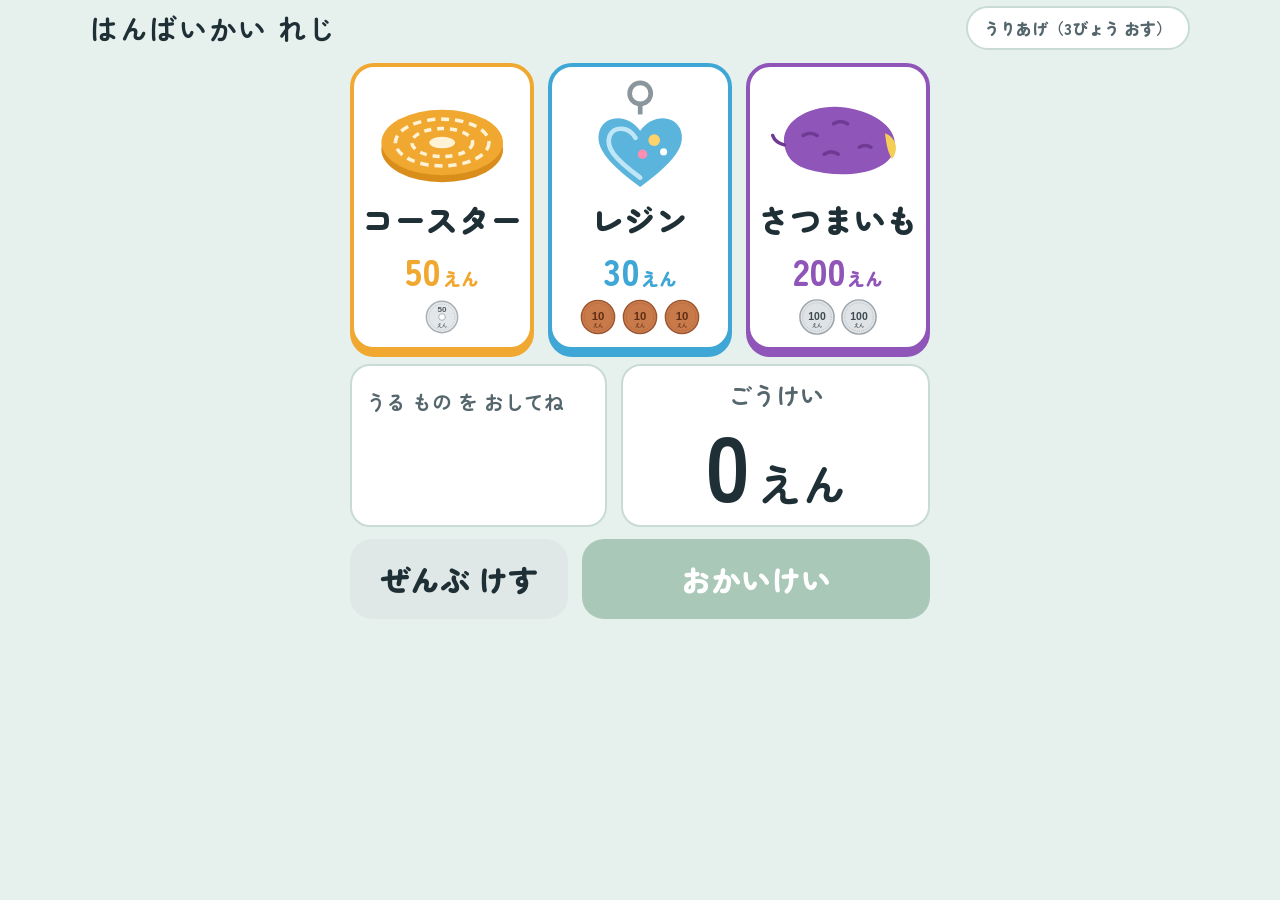
<file: reji/index.html>
<!doctype html>
<html lang="ja">
<head>
<meta charset="utf-8">
<meta name="viewport" content="width=device-width,initial-scale=1,maximum-scale=1,user-scalable=no,viewport-fit=cover">
<meta name="apple-mobile-web-app-capable" content="yes">
<meta name="mobile-web-app-capable" content="yes">
<meta name="apple-mobile-web-app-status-bar-style" content="default">
<meta name="apple-mobile-web-app-title" content="れじ">
<meta name="theme-color" content="#e6f1ee">
<link rel="apple-touch-icon" href="[data-uri]">
<link rel="icon" href="[data-uri]">
<title>はんばいかい れじ</title>
<link rel="stylesheet" href="https://fonts.googleapis.com/css2?family=Zen+Maru+Gothic:wght@500;700;900&display=swap">
<style>
/* layout: 1画面ずつ切りかわるレジ。上=しなもの、下=ごうけい。いつも大きなボタン2つで次へ進む */
:root{
  --bg:#e6f1ee; --card:#ffffff; --ink:#1f2f36; --sub:#55666d; --line:#c9dbd6;
  --go:#21915a; --go-ink:#ffffff; --back:#dfe8e6; --warn:#cf3f35; --money:#c98a12;
  --coaster:#f0a830; --resin:#3fa7d6; --imo:#8f55b8; --jaga:#b8862f;
  --font:"Zen Maru Gothic","Hiragino Maru Gothic ProN","Hiragino Sans","Yu Gothic",system-ui,sans-serif;
  color-scheme:light;
}
html,body{min-height:100%}
[hidden]{display:none!important}
body{background:var(--bg);color:var(--ink);font-family:var(--font);font-weight:700;
  padding-left:max(16px,env(safe-area-inset-left,0px));padding-right:max(16px,env(safe-area-inset-right,0px));
  -webkit-user-select:none;user-select:none;-webkit-tap-highlight-color:transparent}
button{font-family:inherit;font-weight:900;color:var(--ink);touch-action:manipulation;cursor:pointer;border:0}
button:focus-visible{outline:4px solid var(--resin);outline-offset:3px}
.wrap{max-width:1100px;margin:0 auto;padding-block:12px 24px;display:flex;flex-direction:column;gap:14px}
.top{display:flex;align-items:center;justify-content:space-between;gap:12px}
.top h1{font-size:clamp(20px,3vw,28px);margin:0;letter-spacing:.06em}
.small{background:var(--card);border:2px solid var(--line);border-radius:999px;padding:8px 16px;font-size:16px;color:var(--sub)}
.small.lp{background:linear-gradient(90deg,var(--line) var(--p,0%),var(--card) var(--p,0%));-webkit-touch-callout:none;touch-action:none}
h2{font-size:clamp(28px,5vw,44px);margin:4px 0;text-align:center}
.yen{font-size:.5em;margin-left:.15em}
.num{font-variant-numeric:tabular-nums}

/* しなもの */
.products{display:grid;grid-template-columns:repeat(3,1fr);gap:14px}
.pbtn{background:var(--card);border-radius:24px;padding:14px 8px 16px;display:flex;flex-direction:column;align-items:center;gap:6px;
  border:4px solid var(--c);box-shadow:0 6px 0 var(--c);transition:transform .08s}
.pbtn:active{transform:translateY(5px);box-shadow:0 1px 0 var(--c)}
.pbtn svg.ill{width:min(150px,24vw);height:auto}
.pname{font-size:clamp(20px,3.6vw,34px)}
.pprice{font-size:clamp(22px,4vw,38px);color:var(--c)}
.pcoin{display:flex;gap:4px;align-items:center;min-height:40px}
.pcoin svg{width:40px;height:40px}

.board{display:grid;grid-template-columns:1fr 1.2fr;gap:14px}
.panel{background:var(--card);border-radius:20px;padding:14px 16px;border:2px solid var(--line);min-width:0}
.cart{display:flex;flex-direction:column;gap:8px}
.cart .empty{color:var(--sub);font-size:20px;padding:10px 0}
.crow{display:flex;align-items:center;gap:10px;font-size:22px}
.crow svg{width:46px;height:46px;flex:none}
.crow .cn{flex:1;min-width:0}
.crow .cx{font-size:30px}
.minus{background:var(--back);border-radius:14px;width:52px;height:52px;font-size:30px;line-height:1}
.totalbox{text-align:center;display:flex;flex-direction:column;gap:4px;align-items:center}
.lbl{font-size:24px;color:var(--sub)}
.big{font-size:clamp(56px,10vw,96px);line-height:1.05;color:var(--ink)}
.coins{display:flex;flex-wrap:wrap;gap:6px;justify-content:center;align-items:center;min-height:56px}
.coins svg.coin{width:56px;height:56px}
.coins svg.bill{width:110px;height:56px}
.coins.lg svg.coin{width:80px;height:80px}
.coins.lg svg.bill{width:160px;height:80px}

.actions{display:flex;gap:14px}
.btn{flex:1;border-radius:22px;padding:20px 12px;font-size:clamp(22px,3.6vw,32px)}
.btn.go{background:var(--go);color:var(--go-ink);box-shadow:0 6px 0 #156b41}
.btn.go:disabled{background:#a9c8b8;box-shadow:none;cursor:default}
.btn.ghost{background:var(--back);flex:.6}
.btn:active:not(:disabled){transform:translateY(4px)}

/* もらったおかね */
.mini{text-align:center;font-size:24px;color:var(--sub)}
.mini b{color:var(--ink);font-size:32px}
.display{background:var(--card);border:4px solid var(--money);border-radius:22px;text-align:center;
  font-size:clamp(56px,10vw,90px);padding:6px 12px;min-height:1.3em;max-width:520px;width:100%;margin:0 auto}
.display .ph{color:#c7d3d0}
.paygrid{display:grid;grid-template-columns:1.1fr 1fr;gap:14px;align-items:start}
.keypad{display:grid;grid-template-columns:repeat(3,1fr);gap:10px}
.key{background:var(--card);border:3px solid var(--line);border-radius:18px;font-size:clamp(32px,5vw,44px);padding:10px 0;box-shadow:0 4px 0 var(--line)}
.key:active{transform:translateY(3px);box-shadow:none}
.key.bs{font-size:22px;background:var(--back)}
.quick{display:flex;flex-direction:column;gap:8px}
.quick .hint{font-size:18px;color:var(--sub);text-align:center}
.qgrid{display:grid;grid-template-columns:repeat(2,1fr);gap:10px}
.qbtn{background:var(--card);border:3px solid var(--line);border-radius:18px;padding:8px;display:flex;align-items:center;justify-content:center;gap:6px;font-size:20px}
.qbtn svg.coin{width:52px;height:52px}
.qbtn svg.bill{width:96px;height:48px}
.qbtn:active{transform:translateY(3px)}

/* おつり */
.result{background:var(--card);border-radius:28px;padding:20px 16px;text-align:center;display:flex;flex-direction:column;gap:10px;align-items:center;border:4px solid var(--go)}
.result.short{border-color:var(--warn)}
.result .big.warn{color:var(--warn)}
.eq{font-size:clamp(20px,3.4vw,30px);color:var(--sub);display:flex;flex-wrap:wrap;gap:.4em;justify-content:center;align-items:center}
.eq b{color:var(--ink)}

/* うりあげ */
.sumtop{display:grid;grid-template-columns:1.3fr 1fr;gap:14px}
.irow{display:grid;grid-template-columns:56px 1fr auto auto;gap:12px;align-items:center;font-size:24px;padding:8px 0;border-bottom:2px dashed var(--line)}
.irow:last-child{border-bottom:0}
.irow svg{width:56px;height:56px}
.irow .cnt{font-size:34px}
.irow .amt{color:var(--sub);font-size:20px;min-width:5.5em;text-align:right}
.log{max-height:260px;overflow:auto;font-size:17px;font-weight:500}
.log div{padding:6px 0;border-bottom:1px solid var(--line);display:flex;gap:10px;flex-wrap:wrap}
.log time{color:var(--sub);min-width:3.5em}
.teacher{display:flex;flex-direction:column;gap:12px;font-size:18px}
.teacher h3{margin:0;font-size:20px}
.prices{display:flex;flex-wrap:wrap;gap:10px}
.prices label{display:flex;align-items:center;gap:6px;background:var(--bg);border-radius:12px;padding:6px 10px}
.prices input{width:5em;font:inherit;font-size:20px;padding:4px 6px;border:2px solid var(--line);border-radius:8px;text-align:right}
.tbtns{display:flex;flex-wrap:wrap;gap:10px}
.tbtn{background:var(--back);border-radius:14px;padding:12px 16px;font-size:18px}
.tbtn.danger{background:#fbe3e1;color:var(--warn)}
.sw{display:flex;align-items:center;gap:10px}
.sw input{width:28px;height:28px}

.modal{position:fixed;inset:0;background:rgba(20,35,40,.45);display:flex;align-items:center;justify-content:center;padding:16px;z-index:20}
.modal .box{background:var(--card);border-radius:22px;padding:22px;max-width:440px;width:100%;display:flex;flex-direction:column;gap:16px;text-align:center;font-size:22px}
.pop{animation:pop .25s ease-out}
@keyframes pop{from{transform:scale(.92)}to{transform:scale(1)}}
@media (prefers-reduced-motion:reduce){.pop{animation:none}}

/* コンパクト：画面の高さに合わせて ちぢむ（スクロールなしで おさまるように） */
.wrap{padding-block:6px 8px;gap:clamp(6px,1.4vh,14px)}
.pbtn{padding:clamp(6px,1.2vh,14px) 8px;gap:2px}
.pbtn svg.ill{width:auto;height:clamp(48px,13vh,120px)}
.pname{font-size:clamp(18px,4vh,32px)}
.pprice{font-size:clamp(20px,4.4vh,36px)}
.pcoin{min-height:0}.pcoin svg{width:clamp(24px,4.5vh,38px);height:clamp(24px,4.5vh,38px)}
.panel{padding:clamp(6px,1.2vh,14px) 14px}
.crow{font-size:20px}.crow svg{width:38px;height:38px}.crow .cx{font-size:26px}
.minus{width:46px;height:46px}
.cart{gap:4px}
.lbl{font-size:clamp(16px,3vh,24px)}
.big{font-size:clamp(40px,10vh,92px)}
.coins{min-height:0;gap:4px}
.coins svg.coin{width:clamp(34px,6vh,56px);height:clamp(34px,6vh,56px)}
.coins svg.bill{width:clamp(68px,12vh,110px);height:clamp(34px,6vh,56px)}
.coins.lg svg.coin{width:clamp(48px,9vh,80px);height:clamp(48px,9vh,80px)}
.coins.lg svg.bill{width:clamp(96px,18vh,160px);height:clamp(48px,9vh,80px)}
.btn{padding:clamp(8px,2vh,18px) 12px;font-size:clamp(20px,4vh,30px)}
h2{font-size:clamp(22px,5vh,40px);margin:0}
.mini{font-size:clamp(16px,3vh,22px)}.mini b{font-size:clamp(20px,4vh,30px)}
.display{font-size:clamp(40px,9vh,80px);padding:0 12px;box-sizing:border-box}
.keypad{gap:clamp(5px,1vh,10px)}
.key{font-size:clamp(24px,5vh,40px);padding:clamp(2px,1vh,10px) 0}
.key.bs{font-size:clamp(16px,2.6vh,22px)}
.qgrid{gap:clamp(5px,1vh,10px)}
.qbtn{padding:clamp(2px,.6vh,8px)}
.qbtn svg.coin{width:clamp(36px,6.5vh,52px);height:clamp(36px,6.5vh,52px)}
.qbtn svg.bill{width:clamp(72px,13vh,96px);height:clamp(36px,6.5vh,48px)}
.quick .hint{font-size:clamp(14px,2.4vh,18px)}
.result{padding:clamp(8px,2vh,20px) 16px;gap:clamp(4px,1vh,10px)}
.irow{padding:4px 0;font-size:22px}.irow svg{width:44px;height:44px}.irow .cnt{font-size:30px}
.log{max-height:22vh}
.teacher{gap:8px}
/* おつり：もじ と おかね だけ を おおきく */
.chg{font-size:clamp(36px,10vh,90px);line-height:1.15;font-weight:900}
.chg .num{font-size:1.5em;margin:0 .1em}
.coins.xl{gap:clamp(6px,1.5vh,14px)}
.coins.xl svg.coin{width:min(20vh,15vw);height:min(20vh,15vw)}
.coins.xl svg.bill{width:min(40vh,30vw);height:min(20vh,15vw)}
/* よこむき：もらったおかね の がめん を 2れつ に */
@media (min-width:761px) and (min-aspect-ratio:1/1){
  #sPay{display:grid;grid-template-columns:1fr 1fr;column-gap:20px;align-content:start}
  #sPay .paygrid{display:contents}
  #sPay>.mini,#sPay>h2,#sPay>.display,#sPay>.coins,#sPay .quick{grid-column:1}
  #sPay .keypad{grid-column:2;grid-row:1 / span 5;align-self:stretch;grid-auto-rows:1fr}
  #sPay>.actions{grid-column:1 / -1}
}
@media (max-width:760px){
  .board,.paygrid,.sumtop{grid-template-columns:1fr}
  .products{gap:8px}
  .pbtn{border-radius:18px;padding:10px 4px}
  .pcoin svg{width:30px;height:30px}
  .coins svg.coin{width:44px;height:44px}.coins svg.bill{width:88px;height:44px}
  .coins.lg svg.coin{width:60px;height:60px}.coins.lg svg.bill{width:120px;height:60px}
}
</style>
<style>html,body{margin:0;overscroll-behavior:none}:root{padding-top:env(safe-area-inset-top,0px);padding-bottom:env(safe-area-inset-bottom,0px)}</style>
</head>
<body>


<div class="wrap">
  <header class="top">
    <h1>はんばいかい れじ</h1>
    <button class="small lp" id="toSummary" aria-label="うりあげ を みる（3びょう ながおし）">うりあげ（3びょう おす）</button>
  </header>

  <!-- 1 うる -->
  <section id="sSell" class="wrap" style="padding:0">
    <div class="products" id="products"></div>
    <div class="board">
      <div class="panel"><div class="cart" id="cart"></div></div>
      <div class="panel totalbox">
        <div class="lbl">ごうけい</div>
        <div class="big num" id="total">0<span class="yen">えん</span></div>
        <div class="coins" id="totalCoins"></div>
      </div>
    </div>
    <div class="actions">
      <button class="btn ghost" id="clearCart">ぜんぶ けす</button>
      <button class="btn go" id="toPay" disabled>おかいけい</button>
    </div>
  </section>

  <!-- 1.5 ごうけい -->
  <section id="sTotal" class="wrap" style="padding:0" hidden>
    <div class="result pop" id="totalBox">
      <div class="chg">ごうけい は <span class="num" id="totalBig">0</span>えん</div>
      <div class="coins xl" id="totalBigCoins"></div>
      <button class="tbtn" id="totalSay">もういちど きく</button>
    </div>
    <div class="actions">
      <button class="btn ghost" id="totalBack">もどる</button>
      <button class="btn go" id="totalNext">おかね を もらった</button>
    </div>
  </section>

  <!-- 2 もらったおかね -->
  <section id="sPay" class="wrap" style="padding:0" hidden>
    <div class="mini">ごうけい <b class="num" id="payTotal">0えん</b></div>
    <h2>もらった おかね は？</h2>
    <div class="display num" id="paidDisp"></div>
    <div class="coins" id="paidCoins"></div>
    <div class="paygrid">
      <div class="keypad" id="keypad"></div>
      <div class="quick">
        <div class="hint">おかね の え を おしても いいよ</div>
        <div class="qgrid" id="quick"></div>
      </div>
    </div>
    <div class="actions">
      <button class="btn ghost" id="payBack">もどる</button>
      <button class="btn go" id="payOk" disabled>けってい</button>
    </div>
  </section>

  <!-- 3 おつり -->
  <section id="sResult" class="wrap" style="padding:0" hidden>
    <div class="result pop" id="resultBox"></div>
    <div class="actions" id="resultActions"></div>
  </section>

  <!-- 4 うりあげ -->
  <section id="sSummary" class="wrap" style="padding:0" hidden>
    <h2>きょう の うりあげ</h2>
    <div class="sumtop">
      <div class="panel totalbox">
        <div class="lbl">ぜんぶ で</div>
        <div class="big num" id="sumTotal">0<span class="yen">えん</span></div>
        <div class="lbl" id="sumPeople"></div>
      </div>
      <div class="panel" id="sumItems"></div>
    </div>
    <div class="panel">
      <div class="lbl" style="font-size:18px;margin-bottom:6px">うれた きろく（あたらしい じゅん）</div>
      <div class="log" id="sumLog"></div>
    </div>
    <div class="panel teacher">
      <h3>せんせい よう</h3>
      <div class="prices" id="priceEdit"></div>
      <label class="sw"><input type="checkbox" id="voiceSw"> こえ で よみあげる</label>
      <div class="tbtns">
        <button class="tbtn" id="undoLast">さいご の 1けん を けす</button>
        <button class="tbtn danger" id="resetAll">きろく を ぜんぶ けす</button>
      </div>
    </div>
    <div class="actions"><button class="btn go" id="sumBack">れじ に もどる</button></div>
  </section>
</div>

<div class="modal" id="modal" hidden>
  <div class="box">
    <div id="modalMsg"></div>
    <div class="actions">
      <button class="btn ghost" id="modalNo">やめる</button>
      <button class="btn go" id="modalYes" style="background:var(--warn);box-shadow:none">けす</button>
    </div>
  </div>
</div>

<script>
(function(){
const KEY='hanbaikai-reji-v1';
const DEF={prices:{coaster:50,resin:30,imo:200},voice:true,sales:[],v:2};
let st=load();
const PRODUCTS=[
  {id:'coaster',name:'コースター',color:'var(--coaster)'},
  {id:'resin',name:'レジン',color:'var(--resin)'},
  {id:'imo',name:'さつまいも',color:'var(--imo)'}
];
const emptyCart=()=>Object.fromEntries(PRODUCTS.map(p=>[p.id,0]));
let cart=emptyCart();
let paid='';

function load(){
  try{const s=JSON.parse(localStorage.getItem(KEY));if(s&&s.prices){if(s.v!==2){delete s.prices.imo;s.v=2;}return Object.assign({},DEF,s,{prices:Object.assign({},DEF.prices,s.prices)});}}catch(e){}
  return JSON.parse(JSON.stringify(DEF));
}
function save(){try{localStorage.setItem(KEY,JSON.stringify(st));}catch(e){}}
const $=id=>document.getElementById(id);
const price=id=>st.prices[id];
const yen=n=>n.toLocaleString('ja-JP');

/* ---------- イラスト（自作SVG） ---------- */
const COIN={
  1:{r:30,fill:'#e9ecee',edge:'#b9c0c4',ink:'#6c777d'},
  5:{r:33,fill:'#e8c35a',edge:'#b8902c',ink:'#7a5a10',hole:true},
  10:{r:35,fill:'#c97a4a',edge:'#9a5530',ink:'#5e2f14'},
  50:{r:33,fill:'#e4e7ea',edge:'#a7afb5',ink:'#4f5a60',hole:true},
  100:{r:36,fill:'#dfe3e6',edge:'#9aa3a9',ink:'#3f4a50'},
  500:{r:39,fill:'#e6c766',edge:'#b39231',ink:'#6d5310'}
};
const BILL={1000:'#6fa3d8',5000:'#b08ad0',10000:'#c9a36b'};
function coinSVG(v){
  const c=COIN[v],R=c.r;
  let s=`<svg class="coin" viewBox="0 0 80 80" aria-label="${v}えんだま" role="img">`+
    `<circle cx="40" cy="40" r="${R}" fill="${c.fill}" stroke="${c.edge}" stroke-width="3"/>`+
    `<circle cx="40" cy="40" r="${R-6}" fill="none" stroke="${c.edge}" stroke-width="1.2" stroke-dasharray="2 2.5"/>`;
  if(c.hole){
    s+=`<circle cx="40" cy="40" r="7" fill="#fff" stroke="${c.edge}" stroke-width="2"/>`+
       `<text x="40" y="29" text-anchor="middle" font-size="${v>=10?17:18}" font-weight="900" fill="${c.ink}" font-family="sans-serif">${v}</text>`+
       `<text x="40" y="62" text-anchor="middle" font-size="10" font-weight="700" fill="${c.ink}" font-family="sans-serif">えん</text>`;
  }else{
    const fs=v>=100?22:v>=10?24:26;
    s+=`<text x="40" y="${44+fs*0.12}" text-anchor="middle" font-size="${fs}" font-weight="900" fill="${c.ink}" font-family="sans-serif">${v}</text>`+
       `<text x="40" y="60" text-anchor="middle" font-size="10" font-weight="700" fill="${c.ink}" font-family="sans-serif">えん</text>`;
  }
  return s+'</svg>';
}
function billSVG(v){
  const col=BILL[v];
  return `<svg class="bill" viewBox="0 0 160 80" aria-label="${v}えんさつ" role="img">`+
    `<rect x="2" y="2" width="156" height="76" rx="6" fill="#f7f4ea" stroke="${col}" stroke-width="3"/>`+
    `<rect x="9" y="9" width="142" height="62" rx="4" fill="none" stroke="${col}" stroke-width="1.5"/>`+
    `<circle cx="122" cy="40" r="20" fill="${col}" opacity=".35"/>`+
    `<text x="62" y="47" text-anchor="middle" font-size="26" font-weight="900" fill="${col}" font-family="sans-serif" style="filter:brightness(.6)">${v}</text>`+
    `<text x="62" y="64" text-anchor="middle" font-size="11" font-weight="700" fill="#555" font-family="sans-serif">えん</text>`+
    `<text x="122" y="46" text-anchor="middle" font-size="16" font-weight="900" fill="#fff" font-family="sans-serif">${v>=10000?'万':v>=5000?'五千':'千'}</text></svg>`;
}
const money=v=>v>=1000?billSVG(v):coinSVG(v);
const DENOMS=[10000,5000,1000,500,100,50,10,5,1];
function breakdown(n){const out=[];for(const d of DENOMS){while(n>=d){out.push(d);n-=d;}}return out;}
function moneyRow(n){
  if(n<=0)return '';
  const list=breakdown(n);
  if(list.length>14){ // おおすぎるときは まとめる
    const g={};list.forEach(d=>g[d]=(g[d]||0)+1);
    return Object.keys(g).sort((a,b)=>b-a).map(d=>`<span style="display:flex;align-items:center;gap:2px">${money(+d)}<span style="font-size:24px">×${g[d]}</span></span>`).join('');
  }
  return list.map(money).join('');
}
function prodSVG(id){
  if(id==='coaster') return `<svg class="ill" viewBox="0 0 120 100" role="img" aria-label="コースター">
    <ellipse cx="60" cy="62" rx="52" ry="28" fill="#d98e1c"/>
    <ellipse cx="60" cy="56" rx="52" ry="28" fill="#f0a830"/>
    <ellipse cx="60" cy="56" rx="40" ry="20" fill="none" stroke="#fff3d6" stroke-width="3" stroke-dasharray="7 5"/>
    <ellipse cx="60" cy="56" rx="26" ry="12" fill="none" stroke="#fff3d6" stroke-width="3" stroke-dasharray="6 5"/>
    <ellipse cx="60" cy="56" rx="11" ry="5" fill="#fff3d6"/></svg>`;
  if(id==='resin') return `<svg class="ill" viewBox="0 0 120 100" role="img" aria-label="レジン">
    <circle cx="60" cy="14" r="9" fill="none" stroke="#8a969c" stroke-width="4"/>
    <line x1="60" y1="23" x2="60" y2="32" stroke="#8a969c" stroke-width="4"/>
    <path d="M60 94 C30 72 20 58 26 44 C32 32 50 32 60 46 C70 32 88 32 94 44 C100 58 90 72 60 94Z" fill="#3fa7d6" opacity=".85"/>
    <path d="M60 86 C38 70 30 60 34 50 C38 42 50 42 56 52" fill="none" stroke="#bfe6f6" stroke-width="4" stroke-linecap="round"/>
    <circle cx="72" cy="54" r="5" fill="#ffd36b"/><circle cx="62" cy="66" r="4" fill="#ff8fb1"/><circle cx="80" cy="64" r="3" fill="#fff"/></svg>`;
  if(id==='jaga') return `<svg class="ill" viewBox="0 0 120 100" role="img" aria-label="じゃがいも">
    <path d="M22 50 C18 30 42 18 64 22 C90 24 106 38 102 58 C98 78 74 86 52 82 C32 79 24 68 22 50Z" fill="#d9b26a" stroke="#a87a2c" stroke-width="3"/>
    <circle cx="44" cy="40" r="3" fill="#8a6222"/><circle cx="70" cy="34" r="3" fill="#8a6222"/><circle cx="82" cy="60" r="3" fill="#8a6222"/><circle cx="52" cy="66" r="3" fill="#8a6222"/>
    <path d="M36 52 q4 -3 8 0 M64 50 q4 -3 8 0" stroke="#b8904a" stroke-width="2" fill="none" stroke-linecap="round"/></svg>`;
  return `<svg class="ill" viewBox="0 0 120 100" role="img" aria-label="さつまいも">
    <path d="M14 58 C10 36 40 22 66 26 C92 30 112 44 108 62 C104 80 74 86 48 82 C26 79 16 72 14 58Z" fill="#8f55b8"/>
    <path d="M100 48 C110 52 112 62 106 70 C102 64 101 56 100 48Z" fill="#f5cf55"/>
    <path d="M30 50 q6 -4 12 0 M56 40 q6 -4 12 0 M48 66 q6 -4 12 0 M78 60 q5 -3 10 0" stroke="#6e3a93" stroke-width="3" fill="none" stroke-linecap="round"/>
    <path d="M14 58 q-8 -2 -10 -8" stroke="#6e3a93" stroke-width="3" fill="none" stroke-linecap="round"/></svg>`;
}

/* ---------- こえ ---------- */
function say(t){
  if(!st.voice||!('speechSynthesis' in window))return;
  try{speechSynthesis.cancel();const u=new SpeechSynthesisUtterance(t);u.lang='ja-JP';u.rate=.95;speechSynthesis.speak(u);}catch(e){}
}

/* ---------- がめん ---------- */
function show(id){['sSell','sTotal','sPay','sResult','sSummary'].forEach(s=>$(s).hidden=s!==id);$('toSummary').hidden=id==='sSummary';window.scrollTo(0,0);}
const cartTotal=()=>PRODUCTS.reduce((a,p)=>a+cart[p.id]*price(p.id),0);

function renderProducts(){
  $('products').innerHTML=PRODUCTS.map(p=>`<button class="pbtn" style="--c:${p.color}" data-id="${p.id}">
    ${prodSVG(p.id)}<span class="pname">${p.name}</span><span class="pprice num">${price(p.id)}<span class="yen">えん</span></span>
    <span class="pcoin">${breakdown(price(p.id)).length<=4?moneyRow(price(p.id)):''}</span></button>`).join('');
}
function renderSell(){
  const t=cartTotal();
  $('total').innerHTML=`${yen(t)}<span class="yen">えん</span>`;
  $('totalCoins').innerHTML=moneyRow(t);
  $('toPay').disabled=t<=0;
  const rows=PRODUCTS.filter(p=>cart[p.id]>0);
  $('cart').innerHTML=rows.length?rows.map(p=>`<div class="crow">${prodSVG(p.id)}<span class="cn">${p.name}</span>
     <span class="cx num">${cart[p.id]}<span class="yen">こ</span></span><button class="minus" data-minus="${p.id}" aria-label="${p.name}を1こへらす">−</button></div>`).join('')
    :'<div class="empty">うる もの を おしてね</div>';
}
$('products').addEventListener('click',e=>{
  const b=e.target.closest('.pbtn');if(!b)return;
  cart[b.dataset.id]++;renderSell();
  const p=PRODUCTS.find(x=>x.id===b.dataset.id);say(`${p.name}、${price(p.id)}円`);
});
$('cart').addEventListener('click',e=>{
  const b=e.target.closest('[data-minus]');if(!b)return;
  cart[b.dataset.minus]=Math.max(0,cart[b.dataset.minus]-1);renderSell();
});
$('clearCart').onclick=()=>{cart=emptyCart();renderSell();};
const sayTotal=()=>say(`ごうけいは ${cartTotal()}円です`);
$('toPay').onclick=()=>{const t=cartTotal();$('totalBig').textContent=yen(t);$('totalBigCoins').innerHTML=moneyRow(t);
  const b=$('totalBox');b.classList.remove('pop');void b.offsetWidth;b.classList.add('pop');show('sTotal');sayTotal();};
$('totalSay').onclick=sayTotal;
$('totalBack').onclick=()=>show('sSell');
$('totalNext').onclick=()=>{paid='';renderPay();show('sPay');say('もらったおかねは？');};

/* もらったおかね */
const KEYS=['1','2','3','4','5','6','7','8','9','00','0','bs'];
$('keypad').innerHTML=KEYS.map(k=>`<button class="key${k==='bs'?' bs':''}" data-k="${k}">${k==='bs'?'1もじ けす':k}</button>`).join('');
$('quick').innerHTML=[10,50,100,500,1000,5000].map(v=>`<button class="qbtn" data-q="${v}">${money(v)}</button>`).join('');
function renderPay(){
  const n=+paid||0;
  $('payTotal').textContent=`${yen(cartTotal())}えん`;
  $('paidDisp').innerHTML=paid?`${yen(n)}<span class="yen">えん</span>`:`<span class="ph">？</span><span class="yen ph">えん</span>`;
  $('paidCoins').innerHTML=moneyRow(n);
  $('payOk').disabled=!paid||n<=0;
}
$('keypad').addEventListener('click',e=>{
  const b=e.target.closest('[data-k]');if(!b)return;const k=b.dataset.k;
  if(k==='bs')paid=paid.slice(0,-1);
  else if(!(paid===''&&(k==='0'||k==='00'))&&(paid+k).length<=5)paid+=k;
  renderPay();
});
$('quick').addEventListener('click',e=>{
  const b=e.target.closest('[data-q]');if(!b)return;
  const n=(+paid||0)+(+b.dataset.q);if(n<=99999)paid=String(n);renderPay();
});
$('payBack').onclick=()=>{show('sSell');};
$('payOk').onclick=()=>{renderResult();show('sResult');};

/* おつり */
function renderResult(){
  const t=cartTotal(),n=+paid,ch=n-t;
  const box=$('resultBox');box.classList.remove('pop');void box.offsetWidth;box.classList.add('pop');
  if(ch<0){
    box.className='result short pop';
    box.innerHTML=`<h2 style="color:var(--warn)">たりない よ</h2>
      <div class="lbl">あと</div><div class="big warn num">${yen(-ch)}<span class="yen">えん</span></div>
      <div class="coins lg">${moneyRow(-ch)}</div>
      <div class="eq"><span>ごうけい <b>${yen(t)}えん</b></span><span>もらった <b>${yen(n)}えん</b></span></div>`;
    $('resultActions').innerHTML=`<button class="btn go" id="retry">もういちど いれる</button>`;
    $('retry').onclick=()=>{paid='';renderPay();show('sPay');};
    say(`あと ${-ch}円 たりません`);
  }else{
    box.className='result pop';
    box.innerHTML=`<div class="chg">おつり は <span class="num">${yen(ch)}</span>えん</div>`+
      (ch>0?`<div class="coins xl">${moneyRow(ch)}</div>`:'');
    $('resultActions').innerHTML=`<button class="btn go" id="done">できた！</button>`;
    $('done').onclick=finishSale;
    say(ch===0?'ぴったりです。おつりは ありません':`おつりは ${ch}円です`);
  }
}
function finishSale(){
  const items={};PRODUCTS.forEach(p=>{if(cart[p.id])items[p.id]={n:cart[p.id],price:price(p.id)};});
  st.sales.push({t:Date.now(),items,total:cartTotal(),paid:+paid});save();
  cart=emptyCart();paid='';renderSell();show('sSell');say('ありがとうございました');
}

/* うりあげ */
function renderSummary(){
  const agg={};PRODUCTS.forEach(p=>agg[p.id]={n:0,amt:0});
  let total=0;
  st.sales.forEach(s=>{total+=s.total;Object.keys(s.items).forEach(id=>{if(agg[id]){agg[id].n+=s.items[id].n;agg[id].amt+=s.items[id].n*s.items[id].price;}});});
  $('sumTotal').innerHTML=`${yen(total)}<span class="yen">えん</span>`;
  $('sumPeople').textContent=`おきゃくさん ${st.sales.length}にん`;
  $('sumItems').innerHTML=PRODUCTS.map(p=>`<div class="irow">${prodSVG(p.id)}<span>${p.name}</span>
    <span class="cnt num">${agg[p.id].n}<span class="yen">こ</span></span><span class="amt num">${yen(agg[p.id].amt)}えん</span></div>`).join('');
  $('sumLog').innerHTML=st.sales.length?st.sales.slice().reverse().map(s=>{
    const d=new Date(s.t),tm=`${d.getHours()}:${String(d.getMinutes()).padStart(2,'0')}`;
    const it=PRODUCTS.filter(p=>s.items[p.id]).map(p=>`${p.name}×${s.items[p.id].n}`).join('、');
    return `<div><time>${tm}</time><span>${it}</span><b>${yen(s.total)}えん</b></div>`;}).join('')
    :'<div>まだ うれて いません</div>';
  $('priceEdit').innerHTML=PRODUCTS.map(p=>`<label>${p.name}<input type="number" inputmode="numeric" min="1" max="99999" id="price-${p.id}" value="${price(p.id)}">えん</label>`).join('');
  $('voiceSw').checked=!!st.voice;
}
$('priceEdit').addEventListener('change',e=>{
  const id=e.target.id.replace('price-','');const v=Math.round(+e.target.value);
  if(v>0&&v<=99999){st.prices[id]=v;save();renderProducts();renderSell();}else e.target.value=price(id);
});
$('voiceSw').onchange=e=>{st.voice=e.target.checked;save();};
(function(){ // 3びょう ながおし で うりあげ
  const b=$('toSummary');let raf=0,t0=0;
  const stop=()=>{cancelAnimationFrame(raf);raf=0;b.style.setProperty('--p','0%');};
  const tick=now=>{const r=Math.min(1,(now-t0)/3000);b.style.setProperty('--p',(r*100)+'%');
    if(r>=1){stop();renderSummary();show('sSummary');}else raf=requestAnimationFrame(tick);};
  b.addEventListener('pointerdown',e=>{e.preventDefault();t0=performance.now();raf=requestAnimationFrame(tick);});
  ['pointerup','pointerleave','pointercancel'].forEach(ev=>b.addEventListener(ev,stop));
  b.addEventListener('contextmenu',e=>e.preventDefault());
})();
$('sumBack').onclick=()=>show('sSell');

function ask(msg,yes){$('modalMsg').innerHTML=msg;$('modal').hidden=false;$('modalYes').onclick=()=>{$('modal').hidden=true;yes();};}
$('modalNo').onclick=()=>$('modal').hidden=true;
$('undoLast').onclick=()=>{
  if(!st.sales.length)return;const s=st.sales[st.sales.length-1];
  ask(`さいご の きろく（${yen(s.total)}えん）を けしますか？`,()=>{st.sales.pop();save();renderSummary();});
};
$('resetAll').onclick=()=>{
  if(!st.sales.length)return;
  ask('うりあげ の きろく を ぜんぶ けしますか？<br><small>もとに もどせません</small>',()=>{st.sales=[];save();renderSummary();});
};

renderProducts();renderSell();
})();
</script>

</body>
</html>
</file>
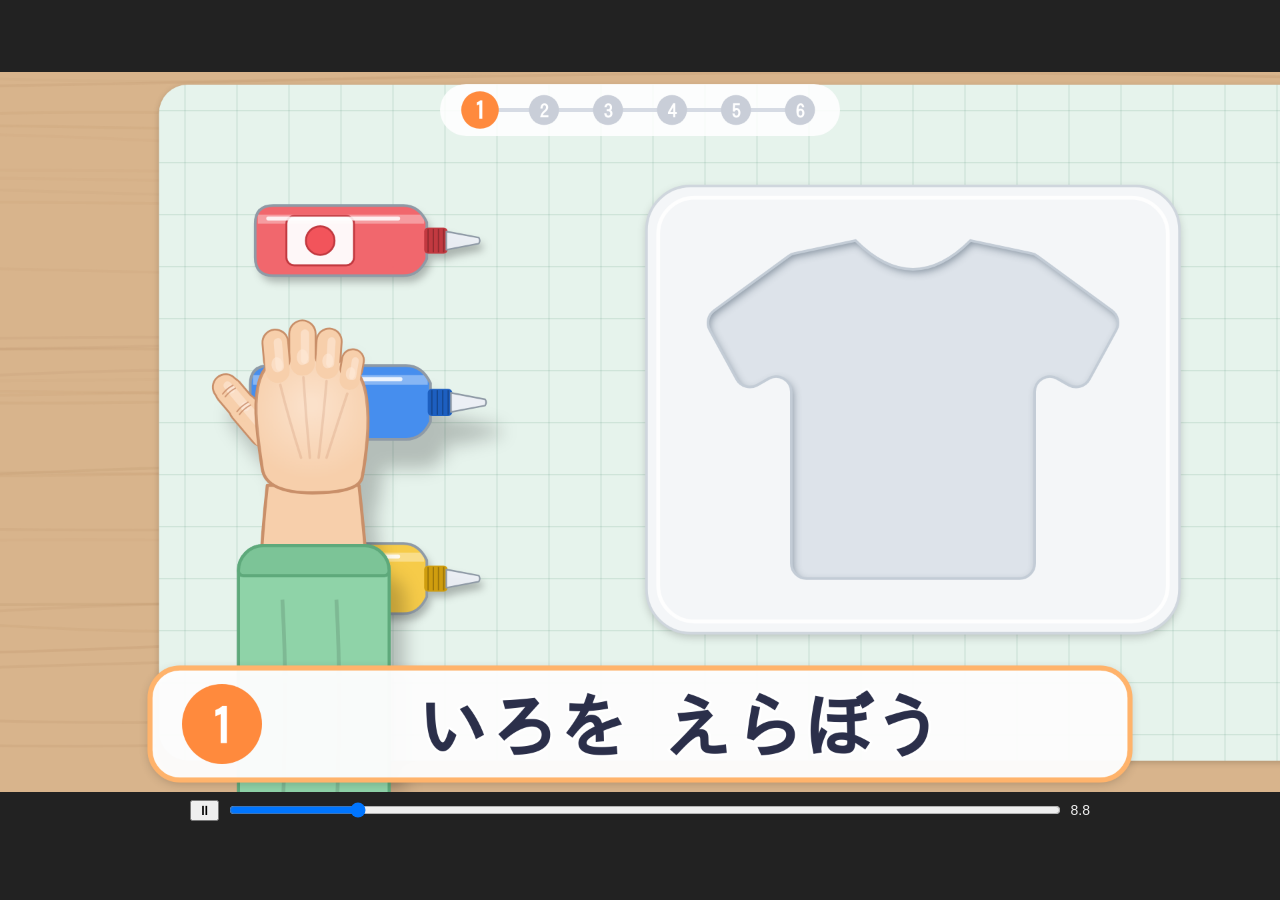
<file: resin-video/resin_tshirt.html>
<!doctype html>
<html lang="ja">
<head>
<meta charset="utf-8">
<meta name="viewport" content="width=device-width, initial-scale=1">
<title>Tシャツがた レジン てじゅん</title>
<style>
  :root { --bg: #222; }
  html, body { margin: 0; background: var(--bg); }
  body { display: flex; flex-direction: column; align-items: center; justify-content: center; min-height: 100vh; font-family: sans-serif; color: #eee; }
  canvas { width: min(100vw, 177.78vh); height: auto; display: block; }
  #ui { padding: 8px; font-size: 14px; display: flex; gap: 8px; align-items: center; width: min(96vw, 900px); }
  #ui input { flex: 1; }
  body.render #ui { display: none; }
</style>
</head>
<body>
<canvas id="c"></canvas>
<div id="ui"><button id="pp">⏸</button><input id="seek" type="range" min="0" max="59.5" step="0.01" value="0"><span id="tm">0.0</span></div>
<script>
'use strict';
// ===== 基本設定 =====
const W = 1280, H = 720, SCALE = 1.5;
const DURATION = 59.5;
const canvas = document.getElementById('c');
canvas.width = W * SCALE; canvas.height = H * SCALE;
const ctx = canvas.getContext('2d');
const shC = document.createElement('canvas');
shC.width = canvas.width; shC.height = canvas.height;
const shCtx = shC.getContext('2d');
const FONT = '"IPAGothic","IPAPGothic","Noto Sans CJK JP",sans-serif';

const clamp = (v, a = 0, b = 1) => Math.max(a, Math.min(b, v));
const lerp = (a, b, u) => a + (b - a) * u;
const ease = u => 0.5 - 0.5 * Math.cos(Math.PI * clamp(u));
const easeOut = u => 1 - Math.pow(1 - clamp(u), 3);
const prog = (t, a, b) => clamp((t - a) / (b - a));
const TAU = Math.PI * 2;
function rng(seed) { return () => { seed |= 0; seed = seed + 0x6D2B79F5 | 0; let x = Math.imul(seed ^ seed >>> 15, 1 | seed); x = x + Math.imul(x ^ x >>> 7, 61 | x) ^ x; return ((x ^ x >>> 14) >>> 0) / 4294967296; }; }

// キーフレーム補間（数値・配列を補間、その他は前のキーの値を保持）
function track(keys) {
  keys.sort((a, b) => a.t - b.t);
  return t => {
    if (t <= keys[0].t) return { ...keys[0] };
    for (let i = 0; i < keys.length - 1; i++) {
      const a = keys[i], b = keys[i + 1];
      if (t > b.t) continue;
      const u = (b.e || ease)((t - a.t) / (b.t - a.t));
      const o = {};
      for (const k in a) {
        if (k === 't' || k === 'e' || k === 'arc') continue;
        const va = a[k], vb = b[k];
        if (Array.isArray(va) && Array.isArray(vb)) o[k] = va.map((v, j) => lerp(v, vb[j], u));
        else if (typeof va === 'number' && typeof vb === 'number') o[k] = lerp(va, vb, u);
        else o[k] = u >= 1 ? vb : va;
      }
      if (b.arc && 'x' in a) {
        const dx = b.x - a.x, dy = b.y - a.y, s = b.arc * Math.sin(Math.PI * u);
        o.x += -dy * s; o.y += dx * s;
      }
      return o;
    }
    return { ...keys[keys.length - 1] };
  };
}
// 人の手らしい、わずかなゆれ
const tremor = (t, k = 1) => [k * (0.7 * Math.sin(t * 2.1) + 0.4 * Math.sin(t * 3.7 + 1.3)), k * (0.6 * Math.sin(t * 1.7 + 0.4) + 0.4 * Math.sin(t * 4.3 + 2.2))];

// ===== 配置 =====
const MOLD = { x: 640, y: 320, s: 260 };
const COLORS = {
  red: { liq: '#f2545b', dark: '#c23940', name: 'あか' },
  blue: { liq: '#2f80ed', dark: '#1d5fc0', name: 'あお' },
  yellow: { liq: '#f7c531', dark: '#cf9d0e', name: 'きいろ' },
};
const BOTTLES = [
  { key: 'red', x: 210, y: 190 },
  { key: 'blue', x: 210, y: 320 },
  { key: 'yellow', x: 210, y: 450 },
];
const TRAY = { x: 945, y: 160, w: 230, h: 320 };
const COMP = [
  { cx: 1004.5, cy: 243.5, label: 'ほし' },
  { cx: 1115.5, cy: 243.5, label: 'らめ' },
  { cx: 1004.5, cy: 399.5, label: 'はーと' },
  { cx: 1115.5, cy: 399.5, label: 'ぱーる' },
];
const HERO_STAR = { x: 1003, y: 236, r: 19 };
const PLACE = [640, 334];

// ===== 手のリグ =====
// 右手を甲側（上）から見た形。手首が原点、指先は -y 方向。
const FING = [
  { b: [-29, -90], L: [40, 25, 21], w: 19, a: -0.07, sp: -0.16 },
  { b: [-9, -96], L: [44, 28, 22], w: 19.5, a: 0, sp: -0.04 },
  { b: [11, -93], L: [41, 26, 21], w: 18.5, a: 0.06, sp: 0.08 },
  { b: [29, -83], L: [32, 20, 18], w: 16, a: 0.15, sp: 0.2 },
];
const THUMB = { b: [-36, -34], L: [32, 27, 22], w: 22, a: -0.9, sp: -0.18 };
const FLEX = [1.35, 1.6, 1.15], TFLEX = [0.5, 0.9, 0.9];
const PALM = [[-38, 10], [-44, -28], [-47, -62], [-42, -87], [-28, -98], [-9, -103], [11, -100], [28, -92], [40, -80], [44, -50], [41, -15], [36, 10]];
const GRIP_OFF = [32, -62];

const POSE = {
  relax: { curl: [0.25, 0.2, 0.25, 0.3, 0.35], spread: 0.3, thumbAng: 0 },
  point: { curl: [0.55, 0.0, 0.97, 1.0, 1.0], spread: 0.0, thumbAng: 0.55 },
  open: { curl: [0.05, 0.06, 0.06, 0.08, 0.1], spread: 0.85, thumbAng: -0.25 },
  grip: { curl: [0.6, 0.78, 0.8, 0.83, 0.86], spread: 0.08, thumbAng: 0.3 },
  pinch: { curl: [0.3, 0.3, 0.78, 0.9, 0.95], spread: 0.1, thumbAng: 0.2 },
};

function fingerChain(base, ang, L, flex, c) {
  const d = [Math.sin(ang), -Math.cos(ang)];
  const pts = [base.slice()], proj = [];
  let cum = 0, p = base.slice();
  for (let k = 0; k < 3; k++) {
    cum += flex[k] * c;
    const pl = L[k] * Math.cos(cum);
    p = [p[0] + d[0] * pl, p[1] + d[1] * pl];
    pts.push(p); proj.push(pl / L[k]);
  }
  return { pts, proj, d, L };
}
function projLen(L, flex, c) { let cum = 0, s = 0; for (let k = 0; k < 3; k++) { cum += flex[k] * c; s += L[k] * Math.cos(cum); } return s; }
// 指先を目標点に届かせる（上からの見かけの長さ＝曲げ具合）
function reach(base, tgt, L, flex) {
  const dx = tgt[0] - base[0], dy = tgt[1] - base[1];
  const ang = Math.atan2(dx, -dy), d = Math.hypot(dx, dy);
  let lo = 0, hi = 1;
  if (d >= projLen(L, flex, 0)) return { ang, c: 0 };
  for (let i = 0; i < 24; i++) { const m = (lo + hi) / 2; if (projLen(L, flex, m) > d) lo = m; else hi = m; }
  return { ang, c: (lo + hi) / 2 };
}
function handGeo(p) {
  const fingers = FING.map((f, i) => {
    let ang = f.a + p.spread * f.sp, c = p.curl[i + 1];
    const tg = p.ovr && p.ovr[i + 1];
    if (tg) ({ ang, c } = reach(f.b, tg, f.L, FLEX));
    return { ...fingerChain(f.b, ang, f.L, FLEX, c), w: f.w, c };
  });
  let tang = THUMB.a + p.thumbAng * 0.7 + p.spread * THUMB.sp, tc = p.curl[0];
  if (p.ovr && p.ovr[0]) ({ ang: tang, c: tc } = reach(THUMB.b, p.ovr[0], THUMB.L, TFLEX));
  const thumb = { ...fingerChain(THUMB.b, tang, THUMB.L, TFLEX, tc), w: THUMB.w, c: tc };
  return { fingers, thumb };
}
const handK = (p, st) => st.scale * (1 + 0.07 * p.z);
function toWorld(p, k, lp) { const c = Math.cos(p.rot), s = Math.sin(p.rot); return [p.x + (lp[0] * c - lp[1] * s) * k, p.y + (lp[0] * s + lp[1] * c) * k]; }
function wristFor(p, lp, tg, scale) { const k = scale * (1 + 0.07 * p.z), c = Math.cos(p.rot), s = Math.sin(p.rot); return { x: tg[0] - (lp[0] * c - lp[1] * s) * k, y: tg[1] - (lp[0] * s + lp[1] * c) * k }; }

// ===== ピンセット =====
function tweezGeo(s) {
  const B = [-80, -6], T = [-26, -212];
  const ux = T[0] - B[0], uy = T[1] - B[1], len = Math.hypot(ux, uy);
  const u = [ux / len, uy / len], n = [-u[1], u[0]];
  return { B, T, u, n, len, gap: lerp(24, 1.2, clamp(s)) };
}
function armPt(tw, f, side, extra = 0) {
  const off = side * (2.6 + (tw.gap / 2 - 2.6) * Math.pow(f, 1.3) + extra);
  return [tw.B[0] + tw.u[0] * tw.len * f + tw.n[0] * off, tw.B[1] + tw.u[1] * tw.len * f + tw.n[1] * off];
}
function drawTweezers(g, tw, sil) {
  for (const side of [-1, 1]) {
    const N = 16, left = [], right = [];
    for (let i = 0; i <= N; i++) {
      const f = i / N, w = lerp(4.4, 1.7, f);
      const c = armPt(tw, f, side);
      left.push([c[0] - tw.n[0] * w, c[1] - tw.n[1] * w]);
      right.push([c[0] + tw.n[0] * w, c[1] + tw.n[1] * w]);
    }
    g.beginPath(); g.moveTo(...left[0]);
    left.forEach(q => g.lineTo(...q));
    for (let i = right.length - 1; i >= 0; i--) g.lineTo(...right[i]);
    g.closePath();
    if (sil) { g.fillStyle = '#000'; g.fill(); continue; }
    const gr = g.createLinearGradient(tw.B[0], tw.B[1], tw.T[0], tw.T[1]);
    gr.addColorStop(0, '#aeb8c3'); gr.addColorStop(0.5, '#e9eef3'); gr.addColorStop(1, '#b9c3cd');
    g.fillStyle = gr; g.fill();
    g.strokeStyle = '#66717d'; g.lineWidth = 1.2; g.stroke();
    // 光沢
    g.beginPath();
    const h0 = armPt(tw, 0.08, side, -0.8), h1 = armPt(tw, 0.85, side, -0.8);
    g.moveTo(...h0); g.lineTo(...h1);
    g.strokeStyle = 'rgba(255,255,255,0.8)'; g.lineWidth = 0.9; g.stroke();
    // すべりどめ
    g.strokeStyle = 'rgba(80,90,100,0.55)'; g.lineWidth = 0.8;
    for (let f = 0.42; f < 0.62; f += 0.035) {
      const c = armPt(tw, f, side);
      g.beginPath(); g.moveTo(c[0] - tw.n[0] * 2.2 - tw.u[0] * 1.5, c[1] - tw.n[1] * 2.2 - tw.u[1] * 1.5); g.lineTo(c[0] + tw.n[0] * 2.2 + tw.u[0] * 1.5, c[1] + tw.n[1] * 2.2 + tw.u[1] * 1.5); g.stroke();
    }
  }
  g.beginPath(); g.arc(tw.B[0], tw.B[1], 4.6, 0, TAU);
  g.fillStyle = sil ? '#000' : '#9aa5b1'; g.fill();
  if (!sil) { g.strokeStyle = '#66717d'; g.lineWidth = 1; g.stroke(); }
}

// ===== 手の描画 =====
function smoothClosed(g, pts) {
  const n = pts.length, m = (a, b) => [(a[0] + b[0]) / 2, (a[1] + b[1]) / 2];
  g.beginPath(); g.moveTo(...m(pts[n - 1], pts[0]));
  for (let i = 0; i < n; i++) { const nx = m(pts[i], pts[(i + 1) % n]); g.quadraticCurveTo(pts[i][0], pts[i][1], nx[0], nx[1]); }
  g.closePath();
}
function drawFinger(g, f, st, sil) {
  const segs = [];
  for (let k = 0; k < 3; k++) { if (f.proj[k] <= 0.04) break; segs.push(k); }
  const wk = [1, 0.93, 0.86].map(v => v * f.w);
  g.lineCap = 'round'; g.lineJoin = 'round';
  const base = f.pts[0];
  if (!segs.length) { // にぎりこんだ指はこぶしの山だけ見える
    g.beginPath(); g.arc(base[0] + f.d[0] * 3, base[1] + f.d[1] * 3, f.w / 2, 0, TAU);
    g.fillStyle = sil ? '#000' : st.skin; g.fill();
    if (!sil) { g.strokeStyle = st.line; g.lineWidth = 1.5; g.stroke(); }
    return;
  }
  if (!sil) {
    g.strokeStyle = st.line;
    for (const k of segs) {
      const a = k === 0 ? [base[0] + f.d[0] * 6, base[1] + f.d[1] * 6] : f.pts[k];
      g.lineWidth = wk[k] + 3; g.beginPath(); g.moveTo(...a); g.lineTo(...f.pts[k + 1]); g.stroke();
    }
  }
  g.strokeStyle = sil ? '#000' : st.skin;
  for (const k of segs) {
    const a = k === 0 ? [base[0] - f.d[0] * 3, base[1] - f.d[1] * 3] : f.pts[k];
    g.lineWidth = wk[k]; g.beginPath(); g.moveTo(...a); g.lineTo(...f.pts[k + 1]); g.stroke();
  }
  if (sil) return;
  // 指の中心に少し明るいすじ（立体感）
  g.strokeStyle = 'rgba(255,240,228,0.45)';
  for (const k of segs) { g.lineWidth = wk[k] * 0.35; g.beginPath(); g.moveTo(f.pts[k][0] - f.d[1] * 2, f.pts[k][1] + f.d[0] * 2); g.lineTo(f.pts[k + 1][0] - f.d[1] * 2, f.pts[k + 1][1] + f.d[0] * 2); g.stroke(); }
  // 関節のしわ
  const perp = [-f.d[1], f.d[0]];
  g.strokeStyle = st.shade; g.lineWidth = 1.1;
  for (const k of segs) {
    if (k === 0) continue;
    const j = f.pts[k], hw = wk[k] * 0.28;
    for (const o of [-1.5, 1.5]) { g.beginPath(); g.moveTo(j[0] - perp[0] * hw + f.d[0] * o, j[1] - perp[1] * hw + f.d[1] * o); g.quadraticCurveTo(j[0] + f.d[0] * (o + 1.2), j[1] + f.d[1] * (o + 1.2), j[0] + perp[0] * hw + f.d[0] * o, j[1] + perp[1] * hw + f.d[1] * o); g.stroke(); }
  }
  // こぶし（曲げると目立つ）
  if (f.c > 0.25) {
    g.fillStyle = `rgba(255,236,220,${0.5 * clamp((f.c - 0.25) * 2)})`;
    g.beginPath(); g.ellipse(base[0] + f.d[0] * 2, base[1] + f.d[1] * 2, f.w * 0.32, f.w * 0.24, Math.atan2(f.d[1], f.d[0]), 0, TAU); g.fill();
  }
  // つめ
  if (segs.length === 3 && f.proj[2] > 0.3) {
    const tip = f.pts[3], pl = f.L[2] * f.proj[2];
    const len = pl * 0.62, cx = tip[0] - f.d[0] * (len / 2 + 1.5), cy = tip[1] - f.d[1] * (len / 2 + 1.5);
    g.beginPath(); g.ellipse(cx, cy, len / 2, wk[2] * 0.3, Math.atan2(f.d[1], f.d[0]), 0, TAU);
    g.fillStyle = st.nail; g.fill(); g.strokeStyle = st.shade; g.lineWidth = 0.9; g.stroke();
    g.beginPath(); g.ellipse(cx - f.d[0] * len * 0.12, cy - f.d[1] * len * 0.12, len * 0.22, wk[2] * 0.1, Math.atan2(f.d[1], f.d[0]), 0, TAU);
    g.fillStyle = 'rgba(255,255,255,0.6)'; g.fill();
  }
}
function handLayer(g, p, geo, st, sil) {
  const skin = sil ? '#000' : st.skin;
  g.lineJoin = 'round';
  // うで
  g.beginPath(); g.moveTo(-37, 4); g.quadraticCurveTo(-41, 40, -43, 80); g.lineTo(43, 80); g.quadraticCurveTo(40, 40, 36, 4); g.closePath();
  g.fillStyle = skin; g.fill();
  if (!sil) { g.strokeStyle = st.line; g.lineWidth = 2.5; g.stroke(); }
  // そで
  g.beginPath(); g.roundRect(-60, 52, 120, 720, 20); g.fillStyle = sil ? '#000' : st.sleeve; g.fill();
  if (!sil) {
    g.strokeStyle = st.sleeveLine; g.lineWidth = 2.5; g.stroke();
    g.beginPath(); g.roundRect(-60, 52, 120, 24, [20, 20, 4, 4]); g.fillStyle = st.cuff; g.fill(); g.stroke();
    g.strokeStyle = 'rgba(0,0,0,0.12)'; g.lineWidth = 3;
    for (const x of [-25, 18]) { g.beginPath(); g.moveTo(x, 95); g.quadraticCurveTo(x + 6, 200, x - 4, 330); g.stroke(); }
  }
  if (!st.thumbTop) drawFinger(g, geo.thumb, st, sil);
  // 手の甲
  smoothClosed(g, PALM); g.fillStyle = skin; g.fill();
  if (!sil) {
    g.strokeStyle = st.line; g.lineWidth = 2.5; g.stroke();
    const gr = g.createRadialGradient(-2, -60, 5, -2, -55, 55);
    gr.addColorStop(0, 'rgba(255,240,228,0.55)'); gr.addColorStop(1, 'rgba(255,240,228,0)');
    smoothClosed(g, PALM); g.fillStyle = gr; g.fill();
    g.strokeStyle = 'rgba(190,130,95,0.22)'; g.lineWidth = 2;
    for (const f of FING) { g.beginPath(); g.moveTo(f.b[0] * 0.35, -18); g.quadraticCurveTo(f.b[0] * 0.7, -50, f.b[0] * 0.92, f.b[1] + 14); g.stroke(); }
  }
  if (st.tool === 'tw') drawTweezers(g, tweezGeo(p.s || 0), sil);
  if (st.tool === 'tw' && !sil) {
    // ピンセットのうしろ側は手の甲の下に入る → 甲のふちを重ねる
  }
  if (st.thumbTop) drawFinger(g, geo.thumb, st, sil);
  for (let i = 3; i >= 0; i--) drawFinger(g, geo.fingers[i], st, sil);
}
// 影は別キャンバスにまとめて描いてからぼかす（重なりが濃くならない）
function shadowPass(drawFn, dx, dy, blur, alpha) {
  shCtx.setTransform(1, 0, 0, 1, 0, 0);
  shCtx.clearRect(0, 0, shC.width, shC.height);
  shCtx.setTransform(ctx.getTransform());
  shCtx.translate(dx, dy);
  drawFn(shCtx);
  ctx.save(); ctx.setTransform(1, 0, 0, 1, 0, 0);
  ctx.globalAlpha = alpha; ctx.filter = `blur(${blur * SCALE * CAM.z}px)`;
  ctx.drawImage(shC, 0, 0); ctx.restore();
}
function drawHandBody(g, p, st, geo, sil) {
  const k = handK(p, st);
  g.save(); g.translate(p.x, p.y); g.rotate(p.rot); g.scale(k, k);
  handLayer(g, p, geo, st, sil); g.restore();
}
function prepHand(p, st) {
  const q = { ...p };
  if (st.tool === 'tw') {
    const tw = tweezGeo(q.s || 0);
    q.ovr = [armPt(tw, 0.45, -1, 7), armPt(tw, 0.68, 1, 1), null, null, null];
  }
  return { q, geo: handGeo(q) };
}

// ===== 子どもの手：キーフレーム =====
const CHILD = { scale: 0.92, skin: '#f7cfab', line: '#c98f69', shade: 'rgba(196,132,96,0.75)', nail: '#fbe4d8', sleeve: '#8fd3a8', sleeveLine: '#5ea97b', cuff: '#7cc497' };
const TEACH = { scale: 1.06, skin: '#eebd96', line: '#b8835e', shade: 'rgba(170,112,80,0.75)', nail: '#f6dccd', sleeve: '#3d4f78', sleeveLine: '#26355a', cuff: '#33446a' };

function idxTipLocal(pose) { return handGeo(pose).fingers[0].pts[3]; }
function ptKey(t, preset, rot, z, tip, extra = {}) {
  const p = { ...POSE[preset], rot, z, s: 0, mode: 'free', tool: 'none', ...extra };
  return Object.assign(p, wristFor(p, idxTipLocal(p), tip, CHILD.scale), { t });
}
function gripKey(t, preset, center, rot, z, extra = {}) {
  const p = { ...POSE[preset], rot, z, s: 0, mode: 'free', tool: 'none', ...extra };
  return Object.assign(p, wristFor(p, GRIP_OFF, center, CHILD.scale), { t });
}
function twKey(t, rot, z, s, tip, extra = {}) {
  const p = { ...POSE.pinch, rot, z, s, mode: 'free', tool: 'tw', ...extra };
  return Object.assign(p, wristFor(p, tweezGeo(s).T, tip, CHILD.scale), { t });
}
const BLUE_REST = { x: 210, y: 320, ang: 0, z: 0, tilt: 0 };

// --- ② 注ぐ道すじ ---
const U = (ux, uy) => [MOLD.x + ux * MOLD.s, MOLD.y + uy * MOLD.s];
const POUR_PTS = [U(-0.05, -0.08), U(-0.22, 0.12), U(-0.42, -0.24), U(-0.12, -0.3), U(0.12, -0.3), U(0.42, -0.24), U(0.22, 0.12), U(0.2, 0.36), U(-0.2, 0.36), U(-0.02, 0.12)];
const POUR_T0 = 12.75, POUR_T1 = 20.0;
function crom(pts, v) {
  const n = pts.length - 1, f = clamp(v) * n, i = Math.min(n - 1, Math.floor(f)), u = f - i;
  const P = j => pts[clamp(j, 0, n)];
  const p0 = P(i - 1), p1 = P(i), p2 = P(i + 1), p3 = P(i + 2);
  const c = (a, b, c2, d) => 0.5 * ((2 * b) + (-a + c2) * u + (2 * a - 5 * b + 4 * c2 - d) * u * u + (-a + 3 * b - 3 * c2 + d) * u * u * u);
  return [c(p0[0], p1[0], p2[0], p3[0]), c(p0[1], p1[1], p2[1], p3[1])];
}
function pourPoint(t) {
  const v = prog(t, POUR_T0, POUR_T1);
  const vv = v - Math.sin(TAU * v) / TAU;
  const p = crom(POUR_PTS, vv), tr = tremor(t, 0.6);
  return [p[0] + tr[0], p[1] + tr[1]];
}
const angT = track([{ t: 10.8, a: 0.15 }, { t: 13.5, a: 0.12 }, { t: 15.0, a: 0.3 }, { t: 17.0, a: 0.0 }, { t: 18.2, a: -0.12 }, { t: 20.0, a: 0.1 }, { t: 21.0, a: 0.08 }]);
const tiltT = track([{ t: 11.0, v: 0 }, { t: 12.1, v: 1 }, { t: 20.2, v: 1 }, { t: 21.0, v: 0 }]);
const NOZ = 96;
function nozzleFromPour(P, ang) { return [P[0] - Math.cos(ang) * 26, P[1] - Math.sin(ang) * 26 - 9]; }
function bottleFromPour(P, ang, tilt, z) {
  const sc = 1 + 0.07 * z, N = nozzleFromPour(P, ang), L = NOZ * (1 - 0.12 * tilt) * sc;
  return { x: N[0] - Math.cos(ang) * L, y: N[1] - Math.sin(ang) * L, ang, z, tilt };
}
const B_START = bottleFromPour(pourPoint(10.8), 0.15, 0, 1);
const B_END = bottleFromPour(pourPoint(21.0), 0.08, 0, 1);
const bottleCarry = track([
  { t: 8.2, ...BLUE_REST },
  { t: 8.9, ...BLUE_REST, y: 314, z: 0.75 },
  { t: 10.8, ...B_START, arc: -0.12 },
  { t: 21.0, ...B_END },
  { t: 22.7, ...BLUE_REST, z: 0.5, arc: 0.1 },
  { t: 23.4, ...BLUE_REST },
]);
function blueBottle(t) {
  if (t < 8.2 || t >= 23.4) return { ...BLUE_REST };
  if (t >= 10.8 && t <= 21.0) {
    const ang = angT(t).a, tilt = tiltT(t).v;
    return bottleFromPour(pourPoint(t), ang, tilt, 1);
  }
  const b = bottleCarry(t), tr = tremor(t, 0.5);
  return { ...b, x: b.x + tr[0], y: b.y + tr[1] };
}

const HAND_KEYS = [
  // ① いろを えらぼう：ゆびさし → つかむ
  ptKey(3.0, 'point', -0.22, 1, [360, 900]),
  { ...ptKey(4.9, 'point', -0.22, 1, [224, 338]), arc: 0.06 },
  ptKey(5.45, 'point', -0.2, 0, [212, 322]),
  ptKey(5.85, 'point', -0.2, 0.55, [215, 328]),
  ptKey(6.5, 'point', -0.18, 0.62, [218, 332]),
  gripKey(7.3, 'open', [210, 320], 0, 0.8),
  gripKey(7.75, 'open', [210, 320], 0, 0),
  gripKey(8.2, 'grip', [210, 320], 0, 0, { mode: 'bottle' }),
  // ② レジンを いれよう（びんに連動）
  gripKey(23.4, 'grip', [210, 320], 0, 0, { mode: 'bottle' }),
  gripKey(23.85, 'open', [210, 320], 0, 0.15),
  gripKey(24.9, 'open', [330, 900], 0.1, 0.6),
  // ③ かざりを えらぼう
  ptKey(25.0, 'point', -0.15, 1, [1210, 980]),
  { ...ptKey(26.5, 'point', -0.15, 0.9, [1116, 250]), arc: 0.05 },
  ptKey(27.0, 'point', -0.13, 0.9, [1106, 254]),
  ptKey(27.5, 'point', -0.16, 0.9, [1122, 246]),
  { ...ptKey(28.4, 'point', -0.15, 0.9, [1006, 244]), arc: 0.08 },
  ptKey(28.85, 'point', -0.15, 0, [1004, 242]),
  ptKey(29.25, 'point', -0.15, 0.5, [1006, 248]),
  ptKey(29.9, 'point', -0.15, 0.6, [1008, 252]),
  ptKey(31.2, 'point', -0.15, 1, [1170, 900]),
  // ④ かざりを いれよう（ピンセット）
  twKey(31.4, -0.25, 1, 0.25, [1190, 960]),
  { ...twKey(33.6, -0.25, 1, 0.25, [1004, 226]), arc: 0.06 },
  twKey(34.4, -0.25, 1, 0, [1004, 228]),
  twKey(35.3, -0.24, 0, 0, [1003, 236]),
  twKey(36.1, -0.24, 0, 1, [1003, 236]),
  twKey(36.6, -0.24, 0, 1, [1003, 236]),
  twKey(37.5, -0.22, 1, 1, [1000, 226]),
  { ...twKey(39.9, -0.18, 1, 1, [PLACE[0] + 4, PLACE[1] - 10]), arc: -0.16 },
  twKey(40.95, -0.18, 0, 1, PLACE),
  twKey(41.4, -0.18, 0, 1, [PLACE[0] + 6, PLACE[1] + 3]),
  twKey(41.9, -0.18, 0, 1, PLACE),
  twKey(42.6, -0.18, 0, 0, PLACE),
  twKey(43.4, -0.2, 1, 0.1, [PLACE[0] + 10, PLACE[1] - 14]),
  twKey(45.2, -0.25, 1, 0.2, [960, 950]),
];
const handT = track(HAND_KEYS);
function childHand(t) {
  const p = handT(t);
  if (p.mode === 'bottle' && t >= 8.2 && t < 23.4) {
    const b = blueBottle(t);
    p.rot = b.ang; p.z = b.z;
    Object.assign(p, wristFor(p, GRIP_OFF, [b.x, b.y], CHILD.scale));
  } else {
    const tr = tremor(t + 3, 0.8); p.x += tr[0]; p.y += tr[1];
  }
  return p;
}
// ほしの状態
function heroStar(t) {
  if (t < 36.0) return { x: HERO_STAR.x, y: HERO_STAR.y, rot: 0.1, z: 0, held: false, inResin: false };
  if (t < 42.45) {
    const p = childHand(t), k = handK(p, CHILD);
    const tip = toWorld(p, k, tweezGeo(p.s).T);
    return { x: tip[0], y: tip[1], rot: 0.1 + 0.08 * Math.sin((t - 36) * 1.6), z: p.z, held: true, inResin: t >= 40.95 };
  }
  const p = childHand(42.45), k = handK(p, CHILD);
  const tip = toWorld(p, k, tweezGeo(1).T);
  const rot = 0.1 + 0.08 * Math.sin((42.45 - 36) * 1.6);
  return { x: tip[0], y: tip[1], rot, z: 0, held: false, inResin: true };
}
let STAR_FINAL = null;

// ===== 先生の手：ライト =====
const TORCH_ANG = Math.PI - 0.5;
const POOL_C = [640, 318];
const poolEnter = track([{ t: 45.4, x: 1500, y: 560 }, { t: 47.3, x: POOL_C[0] + 55, y: POOL_C[1], arc: 0.12 }]);
const poolExit = track([{ t: 51.7, x: POOL_C[0] + 55, y: POOL_C[1] }, { t: 53.4, x: 1500, y: 600, arc: -0.1 }]);
function poolPoint(t) {
  let p;
  if (t < 47.3) p = poolEnter(t);
  else if (t < 51.7) { const ph = TAU * ease(prog(t, 47.5, 51.5)); p = { x: POOL_C[0] + 55 * Math.cos(ph), y: POOL_C[1] + 45 * Math.sin(ph) }; }
  else p = poolExit(t);
  const tr = tremor(t + 7, 0.7);
  return [p.x + tr[0], p.y + tr[1]];
}
const lightOn = t => prog(t, 47.3, 47.6) * (1 - prog(t, 51.6, 51.85));
const cureAmt = t => ease(prog(t, 47.6, 51.5));
function torchState(t) {
  const P = poolPoint(t), z = 1, sc = 1 + 0.07 * z;
  const d = [Math.cos(TORCH_ANG), Math.sin(TORCH_ANG)];
  const lens = [P[0] - d[0] * 80, P[1] - d[1] * 80];
  const o = [lens[0] - d[0] * 70 * sc, lens[1] - d[1] * 70 * sc];
  return { x: o[0], y: o[1], ang: TORCH_ANG, z, sc, lens, pool: P, d };
}
function teacherHand(t) {
  const tr = torchState(t);
  const grip = [tr.x - tr.d[0] * 72 * tr.sc, tr.y - tr.d[1] * 72 * tr.sc];
  const press = prog(t, 47.0, 47.3) * (1 - prog(t, 47.3, 47.6)) + prog(t, 51.4, 51.6) * (1 - prog(t, 51.6, 51.8));
  const p = { ...POSE.grip, curl: [0.6 + 0.3 * press, 0.78, 0.8, 0.83, 0.86], rot: TORCH_ANG + Math.PI, z: tr.z, s: 0 };
  return Object.assign(p, wristFor(p, GRIP_OFF, grip, TEACH.scale));
}

// ===== カメラ =====
const camT = track([
  { t: 0, x: 640, y: 322, z: 1.0 },
  { t: 3.0, x: 640, y: 322, z: 1.0 },
  { t: 4.3, x: 430, y: 318, z: 1.3 },
  { t: 9.0, x: 430, y: 318, z: 1.3 },
  { t: 11.0, x: 585, y: 312, z: 1.38 },
  { t: 23.6, x: 585, y: 312, z: 1.38 },
  { t: 25.8, x: 1010, y: 312, z: 1.55 },
  { t: 31.0, x: 1010, y: 312, z: 1.55 },
  { t: 32.6, x: 955, y: 305, z: 1.38 },
  { t: 37.4, x: 955, y: 305, z: 1.38 },
  { t: 39.8, x: 660, y: 318, z: 1.5 },
  { t: 44.6, x: 660, y: 318, z: 1.5 },
  { t: 46.4, x: 720, y: 330, z: 1.22 },
  { t: 52.6, x: 720, y: 330, z: 1.22 },
  { t: 54.0, x: 640, y: 320, z: 1.4 },
]);
let CAM = { x: 640, y: 320, z: 1 };

// ===== シーン：机・型・トレイ・びん =====
const R0 = rng(7);
const GRAIN = Array.from({ length: 60 }, () => ({ y: -300 + R0() * 1400, a: R0() * 0.08 + 0.02, amp: 2 + R0() * 6, f: 0.003 + R0() * 0.006, ph: R0() * 6 }));
function drawTable(g) {
  g.fillStyle = '#d8b48c'; g.fillRect(-600, -500, 2500, 1800);
  for (const gr of GRAIN) {
    g.strokeStyle = `rgba(140,95,55,${gr.a})`; g.lineWidth = 2;
    g.beginPath(); for (let x = -600; x <= 1900; x += 40) { const y = gr.y + gr.amp * Math.sin(x * gr.f + gr.ph); x === -600 ? g.moveTo(x, y) : g.lineTo(x, y); } g.stroke();
  }
  // 作業マット
  g.save(); g.shadowColor = 'rgba(0,0,0,0.18)'; g.shadowBlur = 10; g.shadowOffsetY = 3;
  g.beginPath(); g.roundRect(60, 70, 1160, 520, 22); g.fillStyle = '#e6f3ec'; g.fill(); g.restore();
  g.save(); g.beginPath(); g.roundRect(60, 70, 1160, 520, 22); g.clip();
  g.strokeStyle = 'rgba(90,150,120,0.16)'; g.lineWidth = 1;
  for (let x = 80; x < 1220; x += 40) { g.beginPath(); g.moveTo(x, 70); g.lineTo(x, 590); g.stroke(); }
  for (let y = 90; y < 590; y += 40) { g.beginPath(); g.moveTo(60, y); g.lineTo(1220, y); g.stroke(); }
  g.restore();
}
function tshirtPath(g, cx, cy, s) {
  const p = (x, y) => [cx + x * s, cy + y * s];
  const r = 0.045 * s;
  const C = [[0.36, -0.46], [0.62, -0.27], [0.5, -0.05], [0.36, -0.13], [0.36, 0.5], [-0.36, 0.5], [-0.36, -0.13], [-0.5, -0.05], [-0.62, -0.27], [-0.36, -0.46], [-0.17, -0.5]];
  g.beginPath(); g.moveTo(...p(-0.17, -0.5));
  g.quadraticCurveTo(...p(0, -0.33), ...p(0.17, -0.5));
  for (let i = 0; i < C.length - 1; i++) g.arcTo(...p(...C[i]), ...p(...C[i + 1]), r);
  g.lineTo(...p(-0.17, -0.5)); g.closePath();
}
const cavity = g => tshirtPath(g, MOLD.x, MOLD.y, MOLD.s);
function drawMold(g) {
  g.save(); g.shadowColor = 'rgba(0,0,0,0.22)'; g.shadowBlur = 14; g.shadowOffsetY = 5;
  g.beginPath(); g.roundRect(MOLD.x - 205, MOLD.y - 172, 410, 344, 34); g.fillStyle = '#f4f6f8'; g.fill(); g.restore();
  g.beginPath(); g.roundRect(MOLD.x - 205, MOLD.y - 172, 410, 344, 34); g.strokeStyle = '#cfd6dd'; g.lineWidth = 2; g.stroke();
  // ふちのつや
  g.beginPath(); g.roundRect(MOLD.x - 196, MOLD.y - 163, 392, 326, 28); g.strokeStyle = 'rgba(255,255,255,0.9)'; g.lineWidth = 3; g.stroke();
  // くぼみ
  cavity(g); g.fillStyle = '#dde3ea'; g.fill();
  g.save(); cavity(g); g.clip();
  g.shadowColor = 'rgba(40,60,80,0.45)'; g.shadowBlur = 12; g.shadowOffsetX = 3; g.shadowOffsetY = 5;
  tshirtPath(g, MOLD.x, MOLD.y, MOLD.s); g.rect(MOLD.x - 400, MOLD.y - 400, 800, 800); g.fillStyle = '#000'; g.fill('evenodd');
  g.restore();
  cavity(g); g.strokeStyle = '#c3ccd6'; g.lineWidth = 2; g.stroke();
}
function starPath(g, x, y, r, rot) {
  g.beginPath();
  for (let i = 0; i < 10; i++) { const a = rot - Math.PI / 2 + i * Math.PI / 5, rr = i % 2 ? r * 0.48 : r; g.lineTo(x + Math.cos(a) * rr, y + Math.sin(a) * rr); }
  g.closePath();
}
function drawStar(g, x, y, r, rot, sil) {
  g.save(); g.lineJoin = 'round';
  starPath(g, x, y, r, rot);
  if (sil) { g.fillStyle = '#000'; g.fill(); g.restore(); return; }
  const gr = g.createLinearGradient(x - r, y - r, x + r, y + r);
  gr.addColorStop(0, '#fff3a8'); gr.addColorStop(0.5, '#ffd23a'); gr.addColorStop(1, '#f0a400');
  g.fillStyle = gr; g.fill(); g.strokeStyle = '#c98500'; g.lineWidth = Math.max(1.2, r * 0.08); g.stroke();
  starPath(g, x - r * 0.06, y - r * 0.08, r * 0.45, rot); g.fillStyle = 'rgba(255,255,255,0.45)'; g.fill();
  g.restore();
}
function heartPath(g, x, y, r, rot) {
  g.save(); g.translate(x, y); g.rotate(rot); g.beginPath();
  g.moveTo(0, r * 0.9); g.bezierCurveTo(-r * 1.4, -r * 0.1, -r * 0.6, -r * 1.1, 0, -r * 0.4); g.bezierCurveTo(r * 0.6, -r * 1.1, r * 1.4, -r * 0.1, 0, r * 0.9);
  g.restore();
}
const R1 = rng(21);
const TRAY_STARS = [[-26, -35, 13, 0.3], [24, -30, 12, -0.4], [-24, 20, 12, 0.9], [26, 22, 14, 0.2], [2, 40, 11, -0.2]].map(a => ({ x: COMP[0].cx + a[0], y: COMP[0].cy - 12 + a[1], r: a[2], rot: a[3] }));
const GLITTER = Array.from({ length: 150 }, () => { const a = R1() * TAU, d = Math.sqrt(R1()) * 40; return { x: COMP[1].cx + Math.cos(a) * d * 1.05, y: COMP[1].cy - 12 + Math.sin(a) * d, s: 1.2 + R1() * 2.4, c: ['#d9e2ec', '#ffffff', '#ffb3d9', '#a8d8ff', '#ffe28a', '#c7b8ff'][Math.floor(R1() * 6)], ph: R1() * TAU, rot: R1() * TAU }; });
const HEARTS = [[-22, -28, 13, 0.3], [22, -24, 12, -0.3], [-18, 18, 12, -0.2], [22, 22, 13, 0.4], [0, -2, 11, 0]].map(a => ({ x: COMP[2].cx + a[0], y: COMP[2].cy - 12 + a[1], r: a[2], rot: a[3] }));
const PEARLS = Array.from({ length: 11 }, () => { const a = R1() * TAU, d = Math.sqrt(R1()) * 34; return { x: COMP[3].cx + Math.cos(a) * d, y: COMP[3].cy - 12 + Math.sin(a) * d, r: 7 + R1() * 3 }; });

function drawTray(g, t, starTaken) {
  g.save(); g.shadowColor = 'rgba(0,0,0,0.2)'; g.shadowBlur = 12; g.shadowOffsetY = 4;
  g.beginPath(); g.roundRect(TRAY.x, TRAY.y, TRAY.w, TRAY.h, 18); g.fillStyle = '#ffd9e6'; g.fill(); g.restore();
  g.beginPath(); g.roundRect(TRAY.x, TRAY.y, TRAY.w, TRAY.h, 18); g.strokeStyle = '#e8a9bf'; g.lineWidth = 2; g.stroke();
  const pick = prog(t, 28.85, 29.2) * (1 - prog(t, 44, 45));
  COMP.forEach((c, i) => {
    g.save(); g.beginPath(); g.roundRect(c.cx - 50, c.cy - 71, 100, 142, 12); g.fillStyle = '#ffffff'; g.fill();
    g.clip(); g.shadowColor = 'rgba(0,0,0,0.25)'; g.shadowBlur = 8; g.shadowOffsetY = 3;
    g.beginPath(); g.rect(c.cx - 100, c.cy - 120, 200, 240); g.roundRect(c.cx - 50, c.cy - 71, 100, 142, 12); g.fillStyle = '#000'; g.fill('evenodd');
    g.restore();
    g.beginPath(); g.roundRect(c.cx - 50, c.cy - 71, 100, 142, 12); g.strokeStyle = '#e3c4d0'; g.lineWidth = 1.5; g.stroke();
    // なまえ
    const big = i === 0 ? pick : 0;
    g.save(); g.translate(c.cx, c.cy + 54); g.scale(1 + 0.35 * big, 1 + 0.35 * big);
    g.font = `bold 19px ${FONT}`; g.textAlign = 'center'; g.textBaseline = 'middle';
    g.fillStyle = big > 0 ? '#e86a1a' : '#4a4f66'; g.fillText(c.label, 0, 0); g.restore();
  });
  // ほし
  for (const s of TRAY_STARS) drawStar(g, s.x, s.y, s.r, s.rot);
  if (!starTaken) drawStar(g, HERO_STAR.x, HERO_STAR.y, HERO_STAR.r, 0.1);
  // らめ
  for (const p of GLITTER) {
    const tw = 0.55 + 0.45 * Math.sin(t * 3 + p.ph);
    g.save(); g.translate(p.x, p.y); g.rotate(p.rot); g.globalAlpha = 0.6 + 0.4 * tw;
    g.fillStyle = p.c; g.fillRect(-p.s / 2, -p.s / 2, p.s, p.s); g.restore();
    if (tw > 0.97) { g.strokeStyle = 'rgba(255,255,255,0.9)'; g.lineWidth = 1; g.beginPath(); g.moveTo(p.x - 5, p.y); g.lineTo(p.x + 5, p.y); g.moveTo(p.x, p.y - 5); g.lineTo(p.x, p.y + 5); g.stroke(); }
  }
  // はーと
  for (const h of HEARTS) { heartPath(g, h.x, h.y, h.r, h.rot); g.fillStyle = '#ff7eb0'; g.fill(); g.strokeStyle = '#d24f86'; g.lineWidth = 1.4; g.stroke(); }
  // ぱーる
  for (const p of PEARLS) {
    const gr = g.createRadialGradient(p.x - p.r * 0.35, p.y - p.r * 0.35, 1, p.x, p.y, p.r);
    gr.addColorStop(0, '#ffffff'); gr.addColorStop(0.7, '#efe9f2'); gr.addColorStop(1, '#cfc4d6');
    g.beginPath(); g.arc(p.x, p.y, p.r, 0, TAU); g.fillStyle = gr; g.fill(); g.strokeStyle = '#b7aac0'; g.lineWidth = 0.8; g.stroke();
  }
  // えらんだ「ほし」をかこむ
  if (pick > 0) {
    const pulse = 0.5 + 0.5 * Math.sin(t * 5);
    g.save(); g.globalAlpha = pick; g.strokeStyle = '#ff8a1e'; g.lineWidth = 4 + 2 * pulse; g.setLineDash([]);
    g.shadowColor = 'rgba(255,150,30,0.8)'; g.shadowBlur = 10;
    g.beginPath(); g.roundRect(COMP[0].cx - 55, COMP[0].cy - 76, 110, 152, 15); g.stroke(); g.restore();
  }
}
function drawBottle(g, b, colKey, fill, sil) {
  const col = COLORS[colKey], sc = 1 + 0.07 * b.z, fs = 1 - 0.12 * b.tilt;
  g.save(); g.translate(b.x, b.y); g.rotate(b.ang); g.scale(sc * fs, sc);
  g.lineJoin = 'round';
  const bodyPath = () => { g.beginPath(); g.moveTo(-62, -27); g.lineTo(38, -27); g.quadraticCurveTo(50, -27, 56, -14); g.lineTo(56, 14); g.quadraticCurveTo(50, 27, 38, 27); g.lineTo(-62, 27); g.quadraticCurveTo(-76, 27, -76, 13); g.lineTo(-76, -13); g.quadraticCurveTo(-76, -27, -62, -27); g.closePath(); };
  if (sil) {
    bodyPath(); g.fillStyle = '#000'; g.fill();
    g.fillRect(55, -9, 16, 18); g.beginPath(); g.moveTo(70, -8); g.lineTo(NOZ, -2.5); g.lineTo(NOZ, 2.5); g.lineTo(70, 8); g.fill();
    g.restore(); return;
  }
  bodyPath(); g.fillStyle = 'rgba(245,248,252,0.95)'; g.fill();
  // 中のレジン（かたむけると口のほうへ寄る）
  g.save(); bodyPath(); g.clip();
  const len = 128 * fill, x1 = lerp(-74, 56 - len, b.tilt);
  const wob = b.tilt > 0.05 && b.tilt < 0.95 ? 3 * Math.sin(b.tilt * 9) : 0;
  g.beginPath(); g.moveTo(x1 + wob, -30); g.quadraticCurveTo(x1 - 6, 0, x1 - wob, 30); g.lineTo(x1 + len + 10, 30); g.lineTo(x1 + len + 10, -30); g.closePath();
  g.fillStyle = col.liq; g.globalAlpha = 0.88; g.fill(); g.globalAlpha = 1;
  g.fillStyle = 'rgba(255,255,255,0.35)'; g.fillRect(x1, -20, len, 7);
  g.restore();
  bodyPath(); g.strokeStyle = '#8f9aa6'; g.lineWidth = 2; g.stroke();
  // ラベル
  g.beginPath(); g.roundRect(-52, -19, 52, 38, 6); g.fillStyle = 'rgba(255,255,255,0.95)'; g.fill(); g.strokeStyle = col.dark; g.lineWidth = 1.5; g.stroke();
  g.beginPath(); g.arc(-26, 0, 11, 0, TAU); g.fillStyle = col.liq; g.fill(); g.strokeStyle = col.dark; g.stroke();
  // かた・キャップ・ノズル
  g.fillStyle = col.dark; g.beginPath(); g.roundRect(54, -10, 18, 20, 3); g.fill();
  g.strokeStyle = 'rgba(0,0,0,0.25)'; g.lineWidth = 1; for (let x = 57; x < 71; x += 4) { g.beginPath(); g.moveTo(x, -9); g.lineTo(x, 9); g.stroke(); }
  g.beginPath(); g.moveTo(71, -7); g.lineTo(NOZ, -2.3); g.quadraticCurveTo(NOZ + 1.5, 0, NOZ, 2.3); g.lineTo(71, 7); g.closePath();
  g.fillStyle = 'rgba(236,240,246,0.95)'; g.fill(); g.strokeStyle = '#8f9aa6'; g.lineWidth = 1.2; g.stroke();
  if (b.tilt > 0.5) { g.beginPath(); g.moveTo(74, -2); g.lineTo(NOZ - 1, -0.8); g.lineTo(NOZ - 1, 0.8); g.lineTo(74, 2); g.fillStyle = col.liq; g.globalAlpha = (b.tilt - 0.5) * 2; g.fill(); g.globalAlpha = 1; }
  // つや
  g.strokeStyle = 'rgba(255,255,255,0.85)'; g.lineWidth = 3; g.lineCap = 'round';
  g.beginPath(); g.moveTo(-66, -17); g.lineTo(34, -17); g.stroke();
  g.restore();
}
function nozzleWorld(b) { const sc = 1 + 0.07 * b.z, L = NOZ * (1 - 0.12 * b.tilt) * sc; return [b.x + Math.cos(b.ang) * L, b.y + Math.sin(b.ang) * L]; }

// ===== レジン（流れて広がる液体） =====
const R2 = rng(99);
const DEPOS = [];
for (let t = POUR_T0 + 0.1; t <= POUR_T1; t += 1 / 15) { const p = pourPoint(t); DEPOS.push({ t0: t, x: p[0] + (R2() - 0.5) * 4, y: p[1] + (R2() - 0.5) * 4, ph: R2() * TAU, rm: 56 + R2() * 10 }); }
function blobsPath(g, t, shrink) {
  g.beginPath();
  for (const d of DEPOS) {
    if (d.t0 > t) break;
    const age = t - d.t0, r = d.rm * (1 - Math.exp(-age / 1.15)) - shrink;
    if (r <= 1) continue;
    const wob = 0.07 * Math.exp(-age / 2.2);
    for (let i = 0; i <= 28; i++) {
      const a = i / 28 * TAU, rr = r * (1 + wob * Math.sin(5 * a + d.ph + age * 2.5) + wob * 0.6 * Math.sin(3 * a - d.ph));
      const x = d.x + Math.cos(a) * rr, y = d.y + Math.sin(a) * rr;
      i ? g.lineTo(x, y) : g.moveTo(x, y);
    }
    g.closePath();
  }
}
function resinCore(c) { return `rgba(${lerp(40, 22, c)},${lerp(122, 104, c)},${lerp(236, 230, c)},${lerp(0.8, 0.9, c)})`; }
function drawResin(g, t) {
  if (t < POUR_T0 + 0.1) return;
  const settle = ease(prog(t, 19.6, 23.2)), cure = cureAmt(t);
  g.save(); cavity(g); g.clip();
  blobsPath(g, t, 0); g.fillStyle = 'rgba(130,186,255,0.9)'; g.fill();
  blobsPath(g, t, 5); g.fillStyle = resinCore(cure); g.fill();
  if (settle > 0) {
    g.globalAlpha = settle; cavity(g); g.fillStyle = resinCore(cure); g.fill();
    // ふちのメニスカス
    cavity(g); g.strokeStyle = 'rgba(150,200,255,0.8)'; g.lineWidth = 10; g.stroke();
    cavity(g); g.strokeStyle = 'rgba(10,60,150,0.35)'; g.lineWidth = 3; g.stroke();
    g.globalAlpha = 1;
  }
  // 流れこむ点のまわりの波紋
  const sOn = streamAmt(t);
  if (sOn > 0) {
    const P = pourPoint(t);
    for (let i = 0; i < 3; i++) {
      const ph = ((t * 1.3 + i / 3) % 1);
      g.beginPath(); g.ellipse(P[0], P[1], 6 + ph * 30, 5 + ph * 24, 0, 0, TAU);
      g.strokeStyle = `rgba(255,255,255,${0.55 * (1 - ph) * sOn})`; g.lineWidth = 2; g.stroke();
    }
  }
  // ほし（レジンの中）
  const st = heroStar(t);
  if (st.inResin) {
    const sink = prog(t, 40.95, 42.0);
    drawStar(g, st.x, st.y, HERO_STAR.r * (1 + 0.07 * st.z), st.rot);
    starPath(g, st.x, st.y, HERO_STAR.r, st.rot); g.fillStyle = `rgba(40,110,230,${0.12 + 0.12 * sink})`; g.fill();
    const rp = prog(t, 40.95, 42.3);
    if (rp > 0 && rp < 1) for (let i = 0; i < 2; i++) {
      const q = clamp(rp * 1.3 - i * 0.3); if (q <= 0) continue;
      g.beginPath(); g.ellipse(st.x, st.y, 20 + q * 40, 17 + q * 32, 0, 0, TAU);
      g.strokeStyle = `rgba(255,255,255,${0.6 * (1 - q)})`; g.lineWidth = 2.2; g.stroke();
    }
  }
  // つや
  const cover = Math.max(settle, clamp((t - POUR_T0) / 6) * 0.6);
  g.globalAlpha = cover * (0.55 + 0.35 * cure);
  const sx = MOLD.x, sy = MOLD.y, s = MOLD.s, wv = (1 - cure) * 3 * Math.sin(t * 2);
  g.beginPath(); g.moveTo(sx - 0.3 * s, sy - 0.33 * s + wv); g.quadraticCurveTo(sx - 0.22 * s, sy - 0.42 * s, sx - 0.05 * s, sy - 0.4 * s); g.lineCap = 'round';
  g.strokeStyle = 'rgba(255,255,255,0.8)'; g.lineWidth = 7; g.stroke();
  g.beginPath(); g.moveTo(sx - 0.29 * s, sy - 0.1 * s); g.lineTo(sx - 0.29 * s, sy + 0.25 * s + wv); g.lineWidth = 5; g.strokeStyle = 'rgba(255,255,255,0.5)'; g.stroke();
  g.beginPath(); g.arc(sx + 0.24 * s, sy + 0.3 * s, 5, 0, TAU); g.fillStyle = 'rgba(255,255,255,0.7)'; g.fill();
  g.globalAlpha = 1;
  // かたまった「きらっ」
  if (cure > 0) {
    const sp = [[-0.2, -0.2, 0], [0.25, -0.05, 0.3], [-0.1, 0.25, 0.6], [0.48, -0.25, 0.15], [-0.48, -0.24, 0.45]];
    for (const [ux, uy, o] of sp) {
      const ph = prog(t, 48 + o * 5, 49.2 + o * 5) + prog(t, 51.4 + o, 52.3 + o);
      const a = Math.sin(Math.PI * (ph % 1));
      if (a > 0.01) sparkle(g, sx + ux * s, sy + uy * s, 12 * a, a);
    }
  }
  g.restore();
}
function sparkle(g, x, y, r, a) {
  g.save(); g.globalAlpha = clamp(a); g.fillStyle = '#ffffff';
  g.beginPath(); g.moveTo(x, y - r); g.quadraticCurveTo(x, y, x + r, y); g.quadraticCurveTo(x, y, x, y + r); g.quadraticCurveTo(x, y, x - r, y); g.quadraticCurveTo(x, y, x, y - r); g.fill();
  g.restore();
}
// 注ぎ口から落ちるレジンの流れ
function streamAmt(t) { return prog(t, POUR_T0 - 0.1, POUR_T0 + 0.2) * (1 - prog(t, POUR_T1, POUR_T1 + 0.25)); }
function drawStream(g, t) {
  if (t < 11.8 || t > POUR_T1 + 0.9) return;
  const b = blueBottle(t), N = nozzleWorld(b), P = pourPoint(t);
  const col = COLORS.blue.liq;
  // しずくがふくらむ
  const drop = prog(t, 11.9, POUR_T0) * (1 - prog(t, POUR_T0, POUR_T0 + 0.15)) + prog(t, POUR_T1 + 0.2, POUR_T1 + 0.5) * (1 - prog(t, POUR_T1 + 0.6, POUR_T1 + 0.85));
  if (drop > 0) { g.beginPath(); g.ellipse(N[0] + 2, N[1] + 2 * drop, 3 + 3 * drop, 3 + 4 * drop, b.ang, 0, TAU); g.fillStyle = col; g.fill(); g.fillStyle = 'rgba(255,255,255,0.7)'; g.beginPath(); g.arc(N[0] + 1, N[1], 1.5, 0, TAU); g.fill(); }
  const grow = prog(t, POUR_T0 - 0.1, POUR_T0 + 0.2), fall = prog(t, POUR_T1, POUR_T1 + 0.35);
  if (grow <= 0 || fall >= 1) return;
  const C = [N[0] + Math.cos(b.ang) * 16, N[1] + Math.sin(b.ang) * 16 - 2];
  const q = (u) => [(1 - u) * (1 - u) * N[0] + 2 * u * (1 - u) * C[0] + u * u * P[0], (1 - u) * (1 - u) * N[1] + 2 * u * (1 - u) * C[1] + u * u * P[1]];
  const u0 = fall, u1 = grow;
  const pts = []; for (let i = 0; i <= 14; i++) pts.push(q(lerp(u0, u1, i / 14)));
  g.lineCap = 'round';
  g.beginPath(); pts.forEach((p, i) => i ? g.lineTo(...p) : g.moveTo(...p));
  g.strokeStyle = 'rgba(20,70,160,0.25)'; g.lineWidth = 9; g.stroke();
  g.strokeStyle = col; g.lineWidth = 6.5 * (1 - 0.4 * fall); g.stroke();
  g.setLineDash([5, 9]); g.lineDashOffset = -t * 45;
  g.strokeStyle = 'rgba(255,255,255,0.75)'; g.lineWidth = 2; g.stroke(); g.setLineDash([]);
  if (fall === 0 && grow >= 1) { g.beginPath(); g.ellipse(P[0], P[1], 9, 7, 0, 0, TAU); g.fillStyle = 'rgba(120,180,255,0.9)'; g.fill(); }
}

// ===== UV/LED ライト =====
function drawTorch(g, tr, on, sil) {
  g.save(); g.translate(tr.x, tr.y); g.rotate(tr.ang); g.scale(tr.sc, tr.sc); g.lineJoin = 'round';
  if (sil) { g.fillStyle = '#000'; g.beginPath(); g.roundRect(-115, -17, 150, 34, 12); g.fill(); g.beginPath(); g.roundRect(28, -24, 44, 48, 8); g.fill(); g.restore(); return; }
  g.beginPath(); g.roundRect(-115, -17, 150, 34, 12); g.fillStyle = '#4b5563'; g.fill(); g.strokeStyle = '#1f2937'; g.lineWidth = 2; g.stroke();
  g.strokeStyle = 'rgba(0,0,0,0.35)'; g.lineWidth = 2; for (let x = -100; x < -60; x += 7) { g.beginPath(); g.moveTo(x, -15); g.lineTo(x, 15); g.stroke(); }
  g.strokeStyle = 'rgba(255,255,255,0.3)'; g.lineWidth = 3; g.beginPath(); g.moveTo(-108, -9); g.lineTo(28, -9); g.stroke();
  g.beginPath(); g.roundRect(-40, -6, 16, 12, 4); g.fillStyle = on > 0.5 ? '#a78bfa' : '#9ca3af'; g.fill();
  g.beginPath(); g.roundRect(28, -24, 44, 48, 8); g.fillStyle = '#d1d5db'; g.fill(); g.strokeStyle = '#6b7280'; g.lineWidth = 2; g.stroke();
  g.beginPath(); g.roundRect(64, -21, 9, 42, 4); g.fillStyle = on > 0 ? `rgb(${lerp(120, 200, on)},${lerp(110, 150, on)},${lerp(140, 255, on)})` : '#7b7f8c'; g.fill();
  g.font = `bold 13px ${FONT}`; g.fillStyle = '#e5e7eb'; g.textAlign = 'center'; g.textBaseline = 'middle'; g.fillText('UV', -2, 0);
  g.restore();
}
function drawUVLight(g, t) {
  const on = lightOn(t); if (on <= 0) return;
  const tr = torchState(t), P = tr.pool;
  g.save(); g.globalCompositeOperation = 'screen';
  // ビーム
  const perp = [-tr.d[1], tr.d[0]];
  g.beginPath();
  g.moveTo(tr.lens[0] + perp[0] * 18, tr.lens[1] + perp[1] * 18);
  g.lineTo(P[0] + perp[0] * 85, P[1] + perp[1] * 85);
  g.lineTo(P[0] - perp[0] * 85, P[1] - perp[1] * 85);
  g.lineTo(tr.lens[0] - perp[0] * 18, tr.lens[1] - perp[1] * 18); g.closePath();
  const bg = g.createLinearGradient(tr.lens[0], tr.lens[1], P[0], P[1]);
  bg.addColorStop(0, `rgba(170,120,255,${0.35 * on})`); bg.addColorStop(1, `rgba(170,120,255,${0.08 * on})`);
  g.fillStyle = bg; g.fill();
  const gr = g.createRadialGradient(P[0], P[1], 5, P[0], P[1], 120);
  gr.addColorStop(0, `rgba(190,140,255,${0.75 * on})`); gr.addColorStop(0.5, `rgba(150,100,255,${0.35 * on})`); gr.addColorStop(1, 'rgba(150,100,255,0)');
  g.fillStyle = gr; g.beginPath(); g.ellipse(P[0], P[1], 120, 105, 0, 0, TAU); g.fill();
  g.restore();
}
function drawLensGlow(g, t) {
  const on = lightOn(t); if (on <= 0) return;
  const tr = torchState(t), L = [tr.lens[0] + tr.d[0] * 2, tr.lens[1] + tr.d[1] * 2];
  g.save(); g.globalCompositeOperation = 'screen';
  const gr = g.createRadialGradient(L[0], L[1], 2, L[0], L[1], 45);
  gr.addColorStop(0, `rgba(240,220,255,${on})`); gr.addColorStop(0.4, `rgba(170,110,255,${0.6 * on})`); gr.addColorStop(1, 'rgba(150,90,255,0)');
  g.fillStyle = gr; g.beginPath(); g.arc(L[0], L[1], 45, 0, TAU); g.fill(); g.restore();
}

// ===== 文字・UI =====
const STEPS = [
  { n: 1, t0: 3.0, t1: 10.8, text: 'いろを えらぼう' },
  { n: 2, t0: 10.8, t1: 24.5, text: 'レジンを いれよう' },
  { n: 3, t0: 24.5, t1: 31.3, text: 'かざりを えらぼう' },
  { n: 4, t0: 31.3, t1: 45.4, text: 'かざりを いれよう' },
  { n: 5, t0: 45.4, t1: 53.5, text: 'ライトで かためよう' },
  { n: 6, t0: 53.5, t1: 99, text: 'できあがり！' },
];
function textOutlined(g, s, x, y, size, fill = '#2b2f4a', stroke = '#ffffff', sw = 10) {
  g.font = `bold ${size}px ${FONT}`; g.textAlign = 'center'; g.textBaseline = 'middle'; g.lineJoin = 'round';
  g.strokeStyle = stroke; g.lineWidth = sw; g.strokeText(s, x, y);
  g.fillStyle = fill; g.fillText(s, x, y);
}
function pill(g, s, x, y, size, bg, fg, a = 1) {
  g.save(); g.globalAlpha = a; g.font = `bold ${size}px ${FONT}`;
  const w = g.measureText(s).width + size * 1.2, h = size * 1.6;
  g.shadowColor = 'rgba(0,0,0,0.2)'; g.shadowBlur = 8; g.shadowOffsetY = 2;
  g.beginPath(); g.roundRect(x - w / 2, y - h / 2, w, h, h / 2); g.fillStyle = bg; g.fill();
  g.shadowColor = 'transparent';
  g.fillStyle = fg; g.textAlign = 'center'; g.textBaseline = 'middle'; g.fillText(s, x, y + 1);
  g.restore();
}
function drawUI(g, t) {
  // タイトル
  const ta = 1 - prog(t, 2.5, 3.0);
  if (ta > 0) {
    g.save(); g.globalAlpha = ta;
    g.fillStyle = 'rgba(255,253,245,0.78)'; g.fillRect(0, 0, W, H);
    g.shadowColor = 'rgba(0,0,0,0.15)'; g.shadowBlur = 20;
    g.beginPath(); g.roundRect(170, 205, 940, 290, 40); g.fillStyle = '#ffffff'; g.fill(); g.shadowColor = 'transparent';
    g.strokeStyle = '#ffb36b'; g.lineWidth = 6; g.stroke();
    textOutlined(g, 'レジンで Tシャツを', 640, 300, 74, '#2b2f4a', '#fff', 0);
    textOutlined(g, 'つくろう', 640, 395, 74, '#e86a1a', '#fff', 0);
    g.restore();
  }
  const cur = STEPS.find(s => t >= s.t0 && t < s.t1);
  const ua = prog(t, 2.8, 3.3);
  if (!cur || ua <= 0) return;
  // じゅんばん（上）
  g.save(); g.globalAlpha = ua;
  const n = 6, gap = 64, x0 = W / 2 - gap * (n - 1) / 2;
  g.beginPath(); g.roundRect(x0 - 40, 12, gap * (n - 1) + 80, 52, 26); g.fillStyle = 'rgba(255,255,255,0.88)'; g.fill();
  g.strokeStyle = '#d6dbe4'; g.lineWidth = 4; g.beginPath(); g.moveTo(x0, 38); g.lineTo(x0 + gap * (n - 1), 38); g.stroke();
  for (let i = 0; i < n; i++) {
    const x = x0 + i * gap, st = i + 1, isCur = st === cur.n, done = st < cur.n;
    const r = isCur ? 20 + 2 * Math.sin(t * 4) : 15;
    g.beginPath(); g.arc(x, 38, r, 0, TAU);
    g.fillStyle = isCur ? '#ff8a3d' : done ? '#5bbf86' : '#c9ced8'; g.fill();
    g.fillStyle = '#fff'; g.font = `bold ${isCur ? 24 : 18}px ${FONT}`; g.textAlign = 'center'; g.textBaseline = 'middle';
    g.fillText(done ? '✓' : String(st), x, 39);
  }
  g.restore();
  // 字幕（下）
  const ca = prog(t, cur.t0, cur.t0 + 0.45) * ua;
  const pop = 1 + 0.06 * Math.sin(Math.PI * prog(t, cur.t0, cur.t0 + 0.45));
  g.save(); g.globalAlpha = ca;
  g.shadowColor = 'rgba(0,0,0,0.25)'; g.shadowBlur = 16; g.shadowOffsetY = 4;
  g.beginPath(); g.roundRect(150, 596, 980, 112, 30); g.fillStyle = 'rgba(255,255,255,0.96)'; g.fill(); g.shadowColor = 'transparent';
  g.strokeStyle = '#ffb36b'; g.lineWidth = 5; g.stroke();
  g.beginPath(); g.arc(222, 652, 40, 0, TAU); g.fillStyle = '#ff8a3d'; g.fill();
  g.fillStyle = '#fff'; g.font = `bold 50px ${FONT}`; g.textAlign = 'center'; g.textBaseline = 'middle'; g.fillText(String(cur.n), 222, 655);
  g.translate(680, 654); g.scale(pop, pop);
  textOutlined(g, cur.text, 0, 0, 70, cur.n === 6 ? '#e86a1a' : '#2b2f4a', '#fff', 0);
  g.restore();
  // 補助のことば
  if (cur.n === 5) {
    const a = prog(t, 46.0, 46.5) * (1 - prog(t, 53.2, 53.5));
    pill(g, 'せんせいが するよ', 455, 552, 30, '#3d4f78', '#fff', a);
    pill(g, 'ひかりは みないよ', 830, 552, 30, '#7c3aed', '#fff', a);
    // かためる時間のメーター
    const c = cureAmt(t);
    if (lightOn(t) > 0 || (c > 0 && c < 1) || (t > 51.5 && t < 53.4)) {
      g.save(); g.globalAlpha = a;
      g.beginPath(); g.arc(1180, 120, 46, 0, TAU); g.fillStyle = 'rgba(255,255,255,0.92)'; g.fill();
      g.lineCap = 'round'; g.strokeStyle = '#e5e1f7'; g.lineWidth = 10; g.beginPath(); g.arc(1180, 120, 34, 0, TAU); g.stroke();
      g.strokeStyle = '#8b5cf6'; g.beginPath(); g.arc(1180, 120, 34, -Math.PI / 2, -Math.PI / 2 + TAU * c); g.stroke();
      if (c >= 1) textOutlined(g, '◎', 1180, 122, 40, '#5bbf86', '#fff', 0);
      else { g.fillStyle = '#8b5cf6'; g.beginPath(); g.arc(1180, 120, 10 + 3 * Math.sin(t * 8), 0, TAU); g.fill(); }
      g.restore();
    }
  }
}
function drawWorldLabels(g, t) {
  // ① えらんだ びんに「あお」
  const a = prog(t, 5.45, 5.8) * (1 - prog(t, 8.0, 8.4));
  if (a > 0) {
    const pulse = 0.5 + 0.5 * Math.sin(t * 5);
    g.save(); g.globalAlpha = a; g.strokeStyle = '#ff8a1e'; g.lineWidth = 4 + 2 * pulse; g.shadowColor = 'rgba(255,150,30,0.8)'; g.shadowBlur = 10;
    g.beginPath(); g.roundRect(124, 280, 186, 80, 22); g.stroke(); g.restore();
    pill(g, 'あお', 330 + 0 * pulse, 262, 26, '#2f80ed', '#fff', a);
  }
  // タップの波紋
  for (const [tt, x, y] of [[5.45, 212, 322], [28.85, 1004, 242]]) {
    const q = prog(t, tt, tt + 0.7);
    if (q > 0 && q < 1) { g.beginPath(); g.arc(x, y, 10 + 34 * q, 0, TAU); g.strokeStyle = `rgba(255,138,30,${1 - q})`; g.lineWidth = 4; g.stroke(); }
  }
}

// ===== ⑥ できあがり =====
const R3 = rng(5);
const CONF = Array.from({ length: 70 }, () => ({ x: R3() * W, sp: 90 + R3() * 120, d: R3() * 1.2, r: R3() * TAU, vr: (R3() - 0.5) * 6, c: ['#ff8a3d', '#2f80ed', '#ffd23a', '#5bbf86', '#ff7eb0', '#8b5cf6'][Math.floor(R3() * 6)], w: 8 + R3() * 8, sw: R3() * 3 }));
function drawFinished(g, t) {
  const a = prog(t, 53.5, 54.4); if (a <= 0) return;
  g.save(); g.globalAlpha = a;
  const bg = g.createRadialGradient(640, 330, 50, 640, 330, 700);
  bg.addColorStop(0, 'rgba(255,252,240,0.97)'); bg.addColorStop(1, 'rgba(255,236,210,0.97)');
  g.fillStyle = bg; g.fillRect(0, 0, W, H); g.restore();
  // ひかりの すじ
  g.save(); g.globalAlpha = a * 0.5; g.translate(640, 320); g.rotate(t * 0.15);
  for (let i = 0; i < 12; i++) { g.rotate(TAU / 12); g.beginPath(); g.moveTo(0, 0); g.lineTo(-40, -700); g.lineTo(40, -700); g.closePath(); g.fillStyle = i % 2 ? 'rgba(255,214,140,0.35)' : 'rgba(255,240,200,0.35)'; g.fill(); }
  g.restore();
  // かんせいひん
  const grow = easeOut(prog(t, 53.6, 55.0));
  const s = lerp(MOLD.s * 1.4, MOLD.s * 1.75, grow) + 4 * Math.sin(t * 2), cx = 640, cy = 318 + 6 * Math.sin(t * 1.6), rot = 0.06 * Math.sin(t * 1.1);
  g.save(); g.globalAlpha = a; g.translate(cx, cy); g.rotate(rot);
  g.save(); g.shadowColor = 'rgba(30,60,120,0.35)'; g.shadowBlur = 30; g.shadowOffsetY = 16;
  tshirtPath(g, 0, 0, s); g.fillStyle = '#2a7ae8'; g.fill(); g.restore();
  tshirtPath(g, 0, 0, s);
  const gr = g.createLinearGradient(-s * 0.5, -s * 0.5, s * 0.5, s * 0.5);
  gr.addColorStop(0, '#6db0ff'); gr.addColorStop(0.5, '#2a7ae8'); gr.addColorStop(1, '#1858c4');
  g.fillStyle = gr; g.fill();
  g.save(); tshirtPath(g, 0, 0, s); g.clip();
  tshirtPath(g, 0, 0, s); g.strokeStyle = 'rgba(190,225,255,0.9)'; g.lineWidth = 12; g.stroke();
  const sf = STAR_FINAL || { x: PLACE[0], y: PLACE[1], rot: 0.1 };
  const k = s / MOLD.s;
  drawStar(g, (sf.x - MOLD.x) * k, (sf.y - MOLD.y) * k, HERO_STAR.r * k, sf.rot);
  starPath(g, (sf.x - MOLD.x) * k, (sf.y - MOLD.y) * k, HERO_STAR.r * k, sf.rot); g.fillStyle = 'rgba(40,110,230,0.18)'; g.fill();
  g.lineCap = 'round';
  g.beginPath(); g.moveTo(-0.3 * s, -0.33 * s); g.quadraticCurveTo(-0.22 * s, -0.42 * s, -0.05 * s, -0.4 * s); g.strokeStyle = 'rgba(255,255,255,0.85)'; g.lineWidth = 0.03 * s; g.stroke();
  g.beginPath(); g.moveTo(-0.29 * s, -0.1 * s); g.lineTo(-0.29 * s, 0.25 * s); g.lineWidth = 0.022 * s; g.strokeStyle = 'rgba(255,255,255,0.55)'; g.stroke();
  // ひかりが すーっと とおる
  const sw = ((t - 54.2) / 2.2) % 1;
  if (t > 54.2) { const x = lerp(-0.9, 0.9, sw) * s; const lg = g.createLinearGradient(x - 0.15 * s, 0, x + 0.15 * s, 0); lg.addColorStop(0, 'rgba(255,255,255,0)'); lg.addColorStop(0.5, 'rgba(255,255,255,0.45)'); lg.addColorStop(1, 'rgba(255,255,255,0)'); g.fillStyle = lg; g.fillRect(-s, -s, 2 * s, 2 * s); }
  g.restore();
  tshirtPath(g, 0, 0, s); g.strokeStyle = '#1a4fa8'; g.lineWidth = 3; g.stroke();
  g.restore();
  // きらきら
  const SP = [[-260, -150, 0], [270, -170, 0.4], [300, 120, 0.8], [-290, 140, 1.2], [-180, -230, 0.6], [190, 230, 1.0], [0, -250, 1.4]];
  for (const [dx, dy, o] of SP) { const q = Math.sin(Math.PI * (((t - 54 + o) / 1.6) % 1)); if (t > 54) sparkle(g, 640 + dx, 320 + dy, 22 * q, q * a); }
  // かみふぶき
  for (const c of CONF) {
    const tt = t - 54.0 - c.d; if (tt < 0) continue;
    const y = -20 + tt * c.sp, x = c.x + 25 * Math.sin(tt * 2 + c.sw);
    if (y > 600) continue;
    g.save(); g.translate(x, y); g.rotate(c.r + tt * c.vr); g.scale(1, Math.cos(tt * 4 + c.sw));
    g.fillStyle = c.c; g.fillRect(-c.w / 2, -c.w * 0.3, c.w, c.w * 0.6); g.restore();
  }
}

// ===== 1コマ描画 =====
function renderFrame(t) {
  CAM = camT(t);
  ctx.setTransform(SCALE, 0, 0, SCALE, 0, 0);
  ctx.filter = 'none'; ctx.globalAlpha = 1; ctx.globalCompositeOperation = 'source-over';
  ctx.save();
  ctx.translate(W / 2, 335); ctx.scale(CAM.z, CAM.z); ctx.translate(-CAM.x, -CAM.y);
  drawTable(ctx);
  drawMold(ctx);
  drawResin(ctx, t);
  const star = heroStar(t);
  if (t >= 42.45 && !STAR_FINAL) STAR_FINAL = { x: star.x, y: star.y, rot: star.rot };
  drawTray(ctx, t, t >= 36.0);
  // おいてある びん
  const blue = blueBottle(t), blueHeld = t >= 8.2 && t < 23.4;
  for (const b of BOTTLES) {
    if (b.key === 'blue' && blueHeld) continue;
    const st = { x: b.x, y: b.y, ang: 0, z: 0, tilt: 0 };
    shadowPass(g => drawBottle(g, st, b.key, 1, true), 3, 5, 3, 0.25);
    drawBottle(ctx, st, b.key, b.key === 'blue' ? (t > 20 ? 0.72 : 1) : 1, false);
  }
  drawWorldLabels(ctx, t);
  drawUVLight(ctx, t);
  // 子どもの手（と持っているもの）
  const hp = childHand(t);
  const visibleChild = t >= 3.0 && t <= 45.3;
  if (visibleChild) {
    const st = { ...CHILD, tool: hp.tool, thumbTop: hp.tool === 'tw' };
    const { q, geo } = prepHand(hp, st);
    const sh = 5 + 24 * hp.z;
    shadowPass(g => {
      if (blueHeld) drawBottle(g, blue, 'blue', 1, true);
      if (star.held) drawStar(g, star.x, star.y, HERO_STAR.r * (1 + 0.07 * star.z), star.rot, true);
      drawHandBody(g, q, st, geo, true);
    }, sh * 0.55, sh, 3 + 5 * hp.z, 0.26 - 0.06 * hp.z);
    if (blueHeld) { drawBottle(ctx, blue, 'blue', lerp(1, 0.72, prog(t, POUR_T0, POUR_T1)), false); drawStream(ctx, t); }
    if (star.held && !star.inResin) drawStar(ctx, star.x, star.y, HERO_STAR.r * (1 + 0.07 * star.z), star.rot);
    drawHandBody(ctx, q, st, geo, false);
  }
  if (t >= POUR_T1 && t < 23.4) drawStream(ctx, t);
  // 先生の手（ライト）
  if (t > 45.4 && t < 53.6) {
    const tr = torchState(t), tp = teacherHand(t), st = { ...TEACH, tool: 'none' };
    const geo = handGeo(tp);
    shadowPass(g => { drawTorch(g, tr, 0, true); drawHandBody(g, tp, st, geo, true); }, 16, 28, 9, 0.2);
    drawTorch(ctx, tr, lightOn(t), false);
    drawLensGlow(ctx, t);
    drawHandBody(ctx, tp, st, geo, false);
  }
  ctx.restore();
  drawFinished(ctx, t);
  drawUI(ctx, t);
}
// STAR_FINAL を先に決めておく（シークしても同じ絵になるように）
{ const s = heroStar(45); STAR_FINAL = { x: s.x, y: s.y, rot: s.rot }; }

window.renderFrame = renderFrame;
window.DURATION = DURATION;

// ===== プレビュー再生 =====
const isRender = new URLSearchParams(location.search).has('render');
if (isRender) document.body.classList.add('render');
document.fonts.load(`bold 40px ${FONT}`).then(() => {
  window.READY = true;
  if (isRender) return;
  const seek = document.getElementById('seek'), tm = document.getElementById('tm'), pp = document.getElementById('pp');
  let playing = true, t = 0, last = performance.now();
  pp.onclick = () => { playing = !playing; pp.textContent = playing ? '⏸' : '▶'; };
  seek.oninput = () => { t = +seek.value; };
  const loop = now => {
    const dt = (now - last) / 1000; last = now;
    if (playing) { t += dt; if (t > DURATION) t = 0; seek.value = t; }
    renderFrame(t); tm.textContent = t.toFixed(1);
    requestAnimationFrame(loop);
  };
  requestAnimationFrame(loop);
});
</script>
</body>
</html>
</file>
<file: ongaku/css/app.css>
/* おんがくスイッチ  —  色は4色程度：背景・緑（きく）・オレンジ（とめる）・青（つぎのきょく） */
:root {
  --bg: #FFF6E9;
  --ink: #3B2F26;
  --sub: #6B5D52;
  --line: #E6D9C8;
  --paper: #FFFFFF;
  --accent: #2E9E5B;
  --danger: #C8453B;
  --k: .8;
  --font: "Hiragino Maru Gothic ProN", "ヒラギノ丸ゴ ProN", "BIZ UDPGothic", "Hiragino Sans", "Noto Sans JP", sans-serif;
  color-scheme: light;
}
* { box-sizing: border-box; }
[hidden] { display: none !important; }
html, body { height: 100%; margin: 0; }
body {
  background: var(--bg);
  color: var(--ink);
  font-family: var(--font);
  font-weight: 700;
  overflow: hidden;
  overscroll-behavior: none;
  -webkit-user-select: none; user-select: none;
  -webkit-touch-callout: none;
  -webkit-tap-highlight-color: transparent;
  -webkit-text-size-adjust: 100%;
}
button, input, select, textarea { font: inherit; color: inherit; }
button { cursor: pointer; }

/* ---------- 児童用画面 ---------- */
body[data-size="S"] { --k: .5; }
body[data-size="M"] { --k: .65; }
body[data-size="L"] { --k: .8; }
body[data-size="XL"] { --k: .92; }

#stage {
  position: fixed; inset: 0;
  padding: env(safe-area-inset-top) env(safe-area-inset-right) env(safe-area-inset-bottom) env(safe-area-inset-left);
  display: flex; flex-direction: column;
}
.pad { flex: 1; display: flex; align-items: center; justify-content: center; min-height: 0; }
#two { gap: 0; }
#two .half { flex: 1; height: 100%; display: flex; align-items: center; justify-content: center; }
#two .half + .half { border-left: 4px dashed color-mix(in srgb, var(--ink) 15%, transparent); }

.big {
  --btn: #2E9E5B;
  --d: calc(min(100vw, 100dvh - 90px) * var(--k));
  width: var(--d); height: var(--d);
  border-radius: 50%;
  border: none;
  background: var(--btn);
  color: #fff;
  display: flex; flex-direction: column; align-items: center; justify-content: center;
  gap: calc(var(--d) * .02);
  box-shadow: 0 calc(var(--d) * .03) 0 color-mix(in srgb, var(--btn) 70%, #000), 0 10px 30px rgba(0,0,0,.12);
  touch-action: none;
  outline: none;
  transition: background-color .12s linear;
}
body[data-layout="two"] .big { --d: calc(min(50vw - 24px, 100dvh - 90px) * var(--k)); }
.big:active { transform: translateY(calc(var(--d) * .015)); box-shadow: 0 calc(var(--d) * .015) 0 color-mix(in srgb, var(--btn) 70%, #000); }
.big .icon { width: 46%; height: 46%; display: block; }
.big .icon svg { width: 100%; height: 100%; display: block; }
.big .label { font-size: calc(var(--d) * .11); line-height: 1.1; letter-spacing: .04em; white-space: nowrap; }

#title {
  text-align: center;
  font-size: clamp(22px, 4vh, 40px);
  padding: 4px 80px 14px;
  min-height: 56px;
  white-space: nowrap; overflow: hidden; text-overflow: ellipsis;
}

#gear {
  position: absolute; right: calc(10px + env(safe-area-inset-right)); bottom: calc(10px + env(safe-area-inset-bottom));
  width: 56px; height: 56px; border-radius: 50%;
  display: flex; align-items: center; justify-content: center;
  color: color-mix(in srgb, var(--ink) 35%, transparent);
  touch-action: none;
}
#gear svg { width: 30px; height: 30px; }
#gear .ring {
  position: absolute; inset: 0; border-radius: 50%;
  background: conic-gradient(color-mix(in srgb, var(--ink) 45%, transparent) var(--p, 0%), transparent 0);
  -webkit-mask: radial-gradient(circle, transparent 62%, #000 64%);
          mask: radial-gradient(circle, transparent 62%, #000 64%);
  opacity: 0;
}
@property --p { syntax: '<percentage>'; inherits: false; initial-value: 0%; }
#gear.holding .ring { opacity: 1; --p: 100%; transition: --p 1.5s linear; }

#obsbar {
  display: flex; flex-wrap: wrap; gap: 6px; justify-content: center;
  padding: 8px 8px 0;
}
#obsbar button {
  border: 2px solid var(--line); background: var(--paper); border-radius: 999px;
  padding: 6px 12px; font-size: 14px; color: var(--sub);
}
#obsbar b { color: var(--ink); margin-left: 4px; }

/* ---------- 開始画面 ---------- */
#start {
  position: fixed; inset: 0; z-index: 20;
  background: var(--bg);
  display: flex;
  padding: 16px;
  overflow: auto;
}
#start .card {
  margin: auto; /* 画面が低いとき（iPhoneの横向き）も上が切れない */
  width: min(560px, 100%);
  background: var(--paper); border-radius: 28px;
  padding: 28px 28px 22px;
  box-shadow: 0 10px 40px rgba(0,0,0,.08);
}
#start h1 { margin: 0 0 18px; font-size: 32px; display: flex; align-items: center; gap: 10px; }
#start .logo { width: 48px; height: 48px; border-radius: 50%; background: #2E9E5B; color: #fff; display: inline-flex; align-items: center; justify-content: center; font-size: 28px; }
.row { display: flex; align-items: center; gap: 12px; margin: 8px 0; font-size: 18px; }
.row select { flex: 1; }
select, input[type="text"], input[type="number"], textarea {
  border: 2px solid var(--line); border-radius: 12px; padding: 10px 12px; background: #fff; font-size: 17px; font-weight: 700;
}
textarea { width: 100%; min-height: 90px; font-weight: 400; }
.info { margin: 14px 0; padding: 12px 16px; background: color-mix(in srgb, var(--bg) 60%, #fff); border-radius: 16px; font-size: 16px; }
.info > div { display: flex; gap: 12px; padding: 4px 0; }
.info .k { color: var(--sub); width: 7em; flex: none; }
.warn { color: var(--danger); font-size: 16px; }
.go {
  display: block; width: 100%; margin: 18px 0 12px;
  padding: 22px; border: none; border-radius: 999px;
  background: #2E9E5B; color: #fff; font-size: 28px; letter-spacing: .08em;
  box-shadow: 0 6px 0 #1f7442;
}
.go:disabled { background: #BDBDBD; box-shadow: none; }
.sub { display: flex; gap: 10px; justify-content: center; flex-wrap: wrap; }
.sub button, .btn {
  border: 2px solid var(--line); background: #fff; border-radius: 999px; padding: 10px 18px; font-size: 16px;
}
.hint { color: var(--sub); font-size: 14px; font-weight: 400; margin: 14px 0 0; text-align: center; }

/* ---------- 先生用設定 ---------- */
#panel {
  position: fixed; inset: 0; z-index: 30;
  background: #FBF8F3; color: #2D2622;
  display: flex; flex-direction: column;
  font-weight: 400;
  -webkit-user-select: text; user-select: text;
  padding: env(safe-area-inset-top) env(safe-area-inset-right) 0 env(safe-area-inset-left);
}
#panel header { display: flex; align-items: center; justify-content: space-between; padding: 12px 16px; border-bottom: 1px solid var(--line); background: #fff; gap: 8px; }
#panel h2 { margin: 0; font-size: 20px; font-weight: 700; }
#panel .actions { display: flex; gap: 8px; }
#panel header button, .btn { border: 2px solid var(--line); background: #fff; border-radius: 999px; padding: 8px 16px; font-size: 16px; font-weight: 700; }
.primary { background: #2E9E5B !important; border-color: #2E9E5B !important; color: #fff; }
.danger { background: #fff; border-color: var(--danger) !important; color: var(--danger); }
.btn.small { padding: 5px 12px; font-size: 14px; }
.btn:disabled { opacity: .45; }
#tabs { display: flex; gap: 4px; padding: 8px 12px 0; overflow-x: auto; background: #fff; border-bottom: 1px solid var(--line); flex: none; }
#tabs button { border: none; background: none; padding: 10px 14px; font-size: 16px; font-weight: 700; color: #7A6E66; border-bottom: 4px solid transparent; white-space: nowrap; }
#tabs button[aria-selected="true"] { color: #2D2622; border-bottom-color: #2E9E5B; }
#panelBody { flex: 1; overflow: auto; padding: 16px 16px calc(40px + env(safe-area-inset-bottom)); -webkit-overflow-scrolling: touch; }
#panelBody > * { max-width: 900px; margin-left: auto; margin-right: auto; }

.sec { background: #fff; border: 1px solid var(--line); border-radius: 16px; padding: 16px; margin-bottom: 14px; }
.sec h3 { margin: 0 0 10px; font-size: 18px; font-weight: 700; }
.sec h4 { margin: 14px 0 6px; font-size: 16px; font-weight: 700; }
.note { color: #7A6E66; font-size: 14px; margin: 6px 0; line-height: 1.6; }
.choices { display: flex; flex-wrap: wrap; gap: 8px; }
.choice { position: relative; }
.choice input { position: absolute; opacity: 0; pointer-events: none; }
.choice span { display: block; border: 2px solid var(--line); border-radius: 12px; padding: 8px 14px; font-weight: 700; background: #fff; }
.choice input:checked + span { border-color: #2E9E5B; background: #EAF6EF; color: #1F6E40; }
.choice input:focus-visible + span { outline: 3px solid #3A78C9; }
.modecards { display: grid; grid-template-columns: repeat(auto-fill, minmax(240px, 1fr)); gap: 10px; }
.modecards .choice span { padding: 12px 14px; height: 100%; }
.modecards small { display: block; font-weight: 400; color: #7A6E66; margin-top: 4px; font-size: 13px; line-height: 1.5; }
.field { display: flex; flex-wrap: wrap; align-items: center; gap: 10px; margin: 10px 0; }
.field > label:first-child, .field > .lab { min-width: 11em; font-weight: 700; }
.switchrow { display: flex; align-items: center; gap: 10px; margin: 8px 0; }
.switchrow input[type="checkbox"] { width: 24px; height: 24px; }
input[type="range"] { width: min(320px, 60vw); }
input[type="color"] { width: 56px; height: 40px; border: 2px solid var(--line); border-radius: 10px; padding: 2px; background: #fff; }

.list { list-style: none; margin: 0; padding: 0; }
.list li { display: flex; align-items: center; gap: 8px; padding: 10px 4px; border-bottom: 1px solid #F0E7DA; flex-wrap: wrap; }
.list li .name { flex: 1; min-width: 10em; font-weight: 700; word-break: break-all; }
.list li .meta { color: #7A6E66; font-size: 13px; }
.list li.current { background: #EAF6EF; }
.empty { color: #7A6E66; padding: 12px 4px; }

.testlog { font-family: ui-monospace, Menlo, monospace; font-size: 14px; background: #2D2622; color: #F5EFE6; border-radius: 12px; padding: 10px 12px; min-height: 150px; max-height: 260px; overflow: auto; }
.testlog div { padding: 2px 0; }
.testlog .ok { color: #9BE3B5; }
.testlog .ng { color: #F3B38A; }
.testpad { margin-top: 10px; height: 120px; border: 3px dashed var(--line); border-radius: 16px; display: flex; align-items: center; justify-content: center; color: #7A6E66; touch-action: none; }
.testpad.on { background: #EAF6EF; border-color: #2E9E5B; color: #1F6E40; }
.lamp { display: inline-flex; align-items: center; gap: 6px; padding: 6px 12px; border-radius: 999px; background: #F0E7DA; font-weight: 700; }
.lamp.on { background: #2E9E5B; color: #fff; }

.swatches { display: flex; flex-wrap: wrap; gap: 10px; }
.swatch { border: 2px solid var(--line); border-radius: 14px; padding: 8px; background: #fff; display: flex; align-items: center; gap: 6px; }
.swatch i { width: 26px; height: 26px; border-radius: 50%; display: inline-block; border: 1px solid rgba(0,0,0,.1); }

/* グラフ */
.chart { width: 100%; height: auto; display: block; }
.chart .grid { stroke: #EFE6DA; stroke-width: 1; }
.chart .axis { fill: #7A6E66; font-size: 11px; }
.chart .val { fill: #2D2622; font-size: 11px; font-weight: 700; }
.chart rect.bar:hover { opacity: .8; }
.tip { position: fixed; z-index: 60; background: #2D2622; color: #fff; padding: 6px 10px; border-radius: 8px; font-size: 13px; pointer-events: none; }

table.tbl { width: 100%; border-collapse: collapse; font-size: 14px; }
table.tbl th, table.tbl td { border-bottom: 1px solid #F0E7DA; padding: 6px 6px; text-align: left; vertical-align: top; }
table.tbl th { color: #7A6E66; font-weight: 700; white-space: nowrap; }
table.tbl td.n { text-align: right; font-variant-numeric: tabular-nums; }
.scroll-x { overflow-x: auto; }

.counter { display: grid; grid-template-columns: repeat(auto-fill, minmax(200px, 1fr)); gap: 8px; }
.counter > div { display: flex; align-items: center; justify-content: space-between; border: 2px solid var(--line); border-radius: 12px; padding: 6px 8px 6px 12px; background: #fff; }
.counter b { font-size: 20px; min-width: 2em; text-align: center; }
.counter button { width: 40px; height: 40px; border-radius: 50%; border: 2px solid var(--line); background: #fff; font-size: 20px; font-weight: 700; }

/* ダイアログ */
#dialog { position: fixed; inset: 0; z-index: 50; background: rgba(40,30,20,.35); display: flex; align-items: center; justify-content: center; padding: 16px; }
#dialog .box { background: #fff; border-radius: 20px; width: min(640px, 100%); max-height: 92dvh; overflow: auto; padding: 20px; font-weight: 400; -webkit-user-select: text; user-select: text; }
#dialog h3 { margin: 0 0 12px; font-size: 20px; font-weight: 700; }
#dialog .foot { display: flex; justify-content: flex-end; gap: 8px; flex-wrap: wrap; margin-top: 16px; }

#toast {
  position: fixed; left: 50%; top: calc(16px + env(safe-area-inset-top)); transform: translateX(-50%);
  background: #2D2622; color: #fff; padding: 12px 18px; border-radius: 14px; z-index: 70; font-size: 16px; max-width: calc(100vw - 32px);
}

@media (prefers-reduced-motion: reduce) {
  .big { transition: none; }
}
</file>
